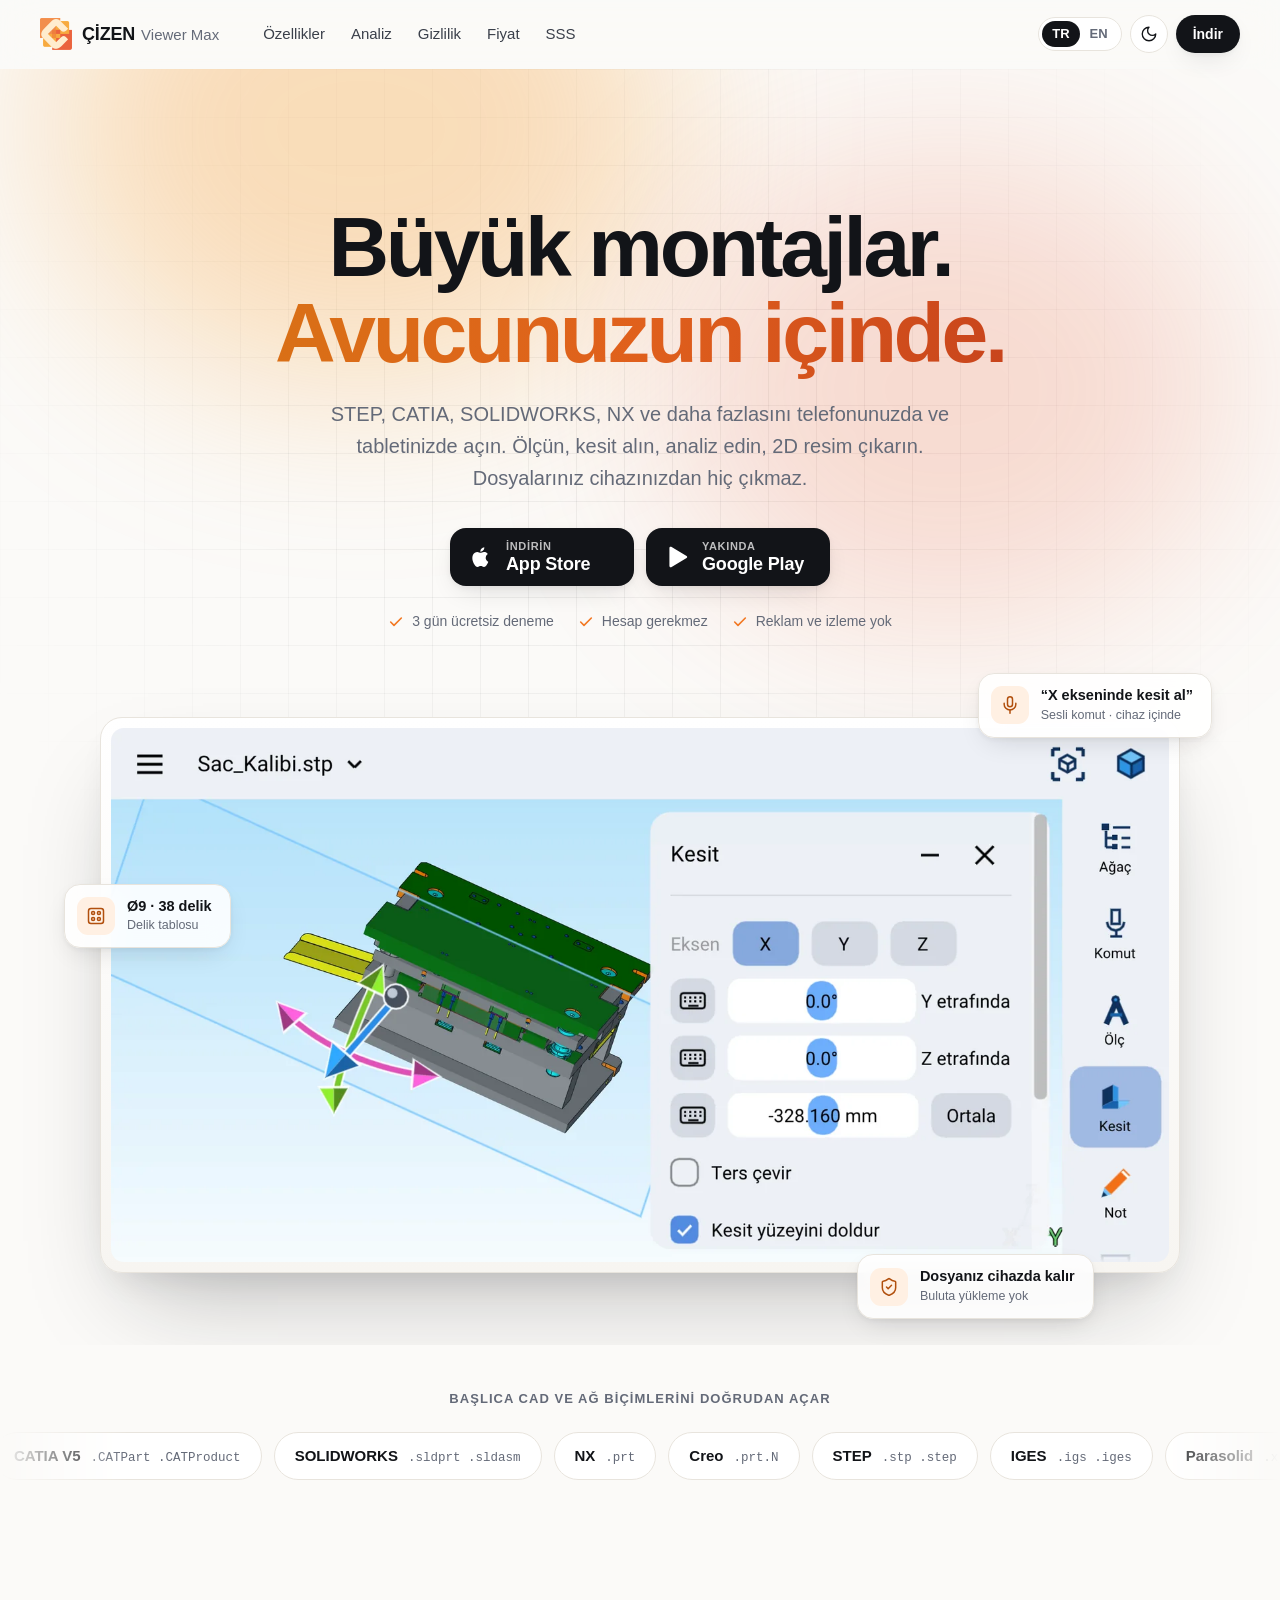
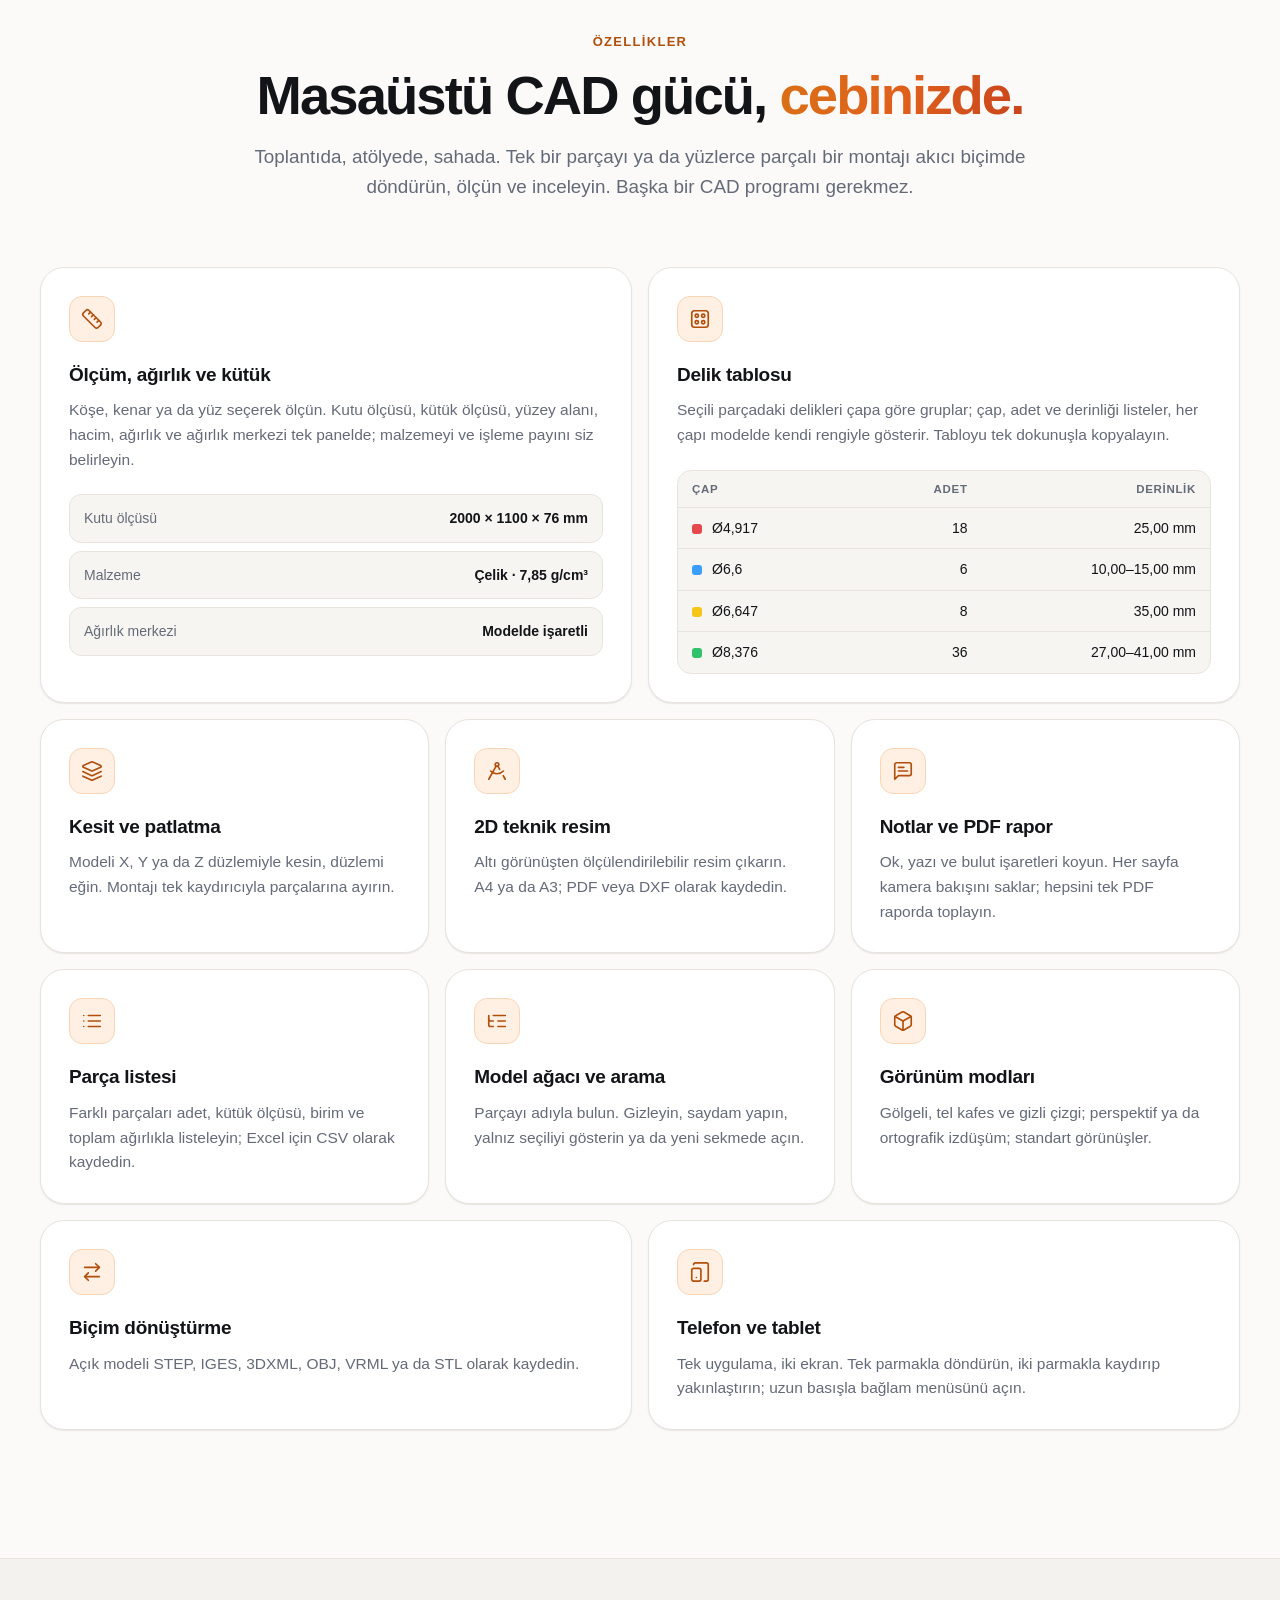
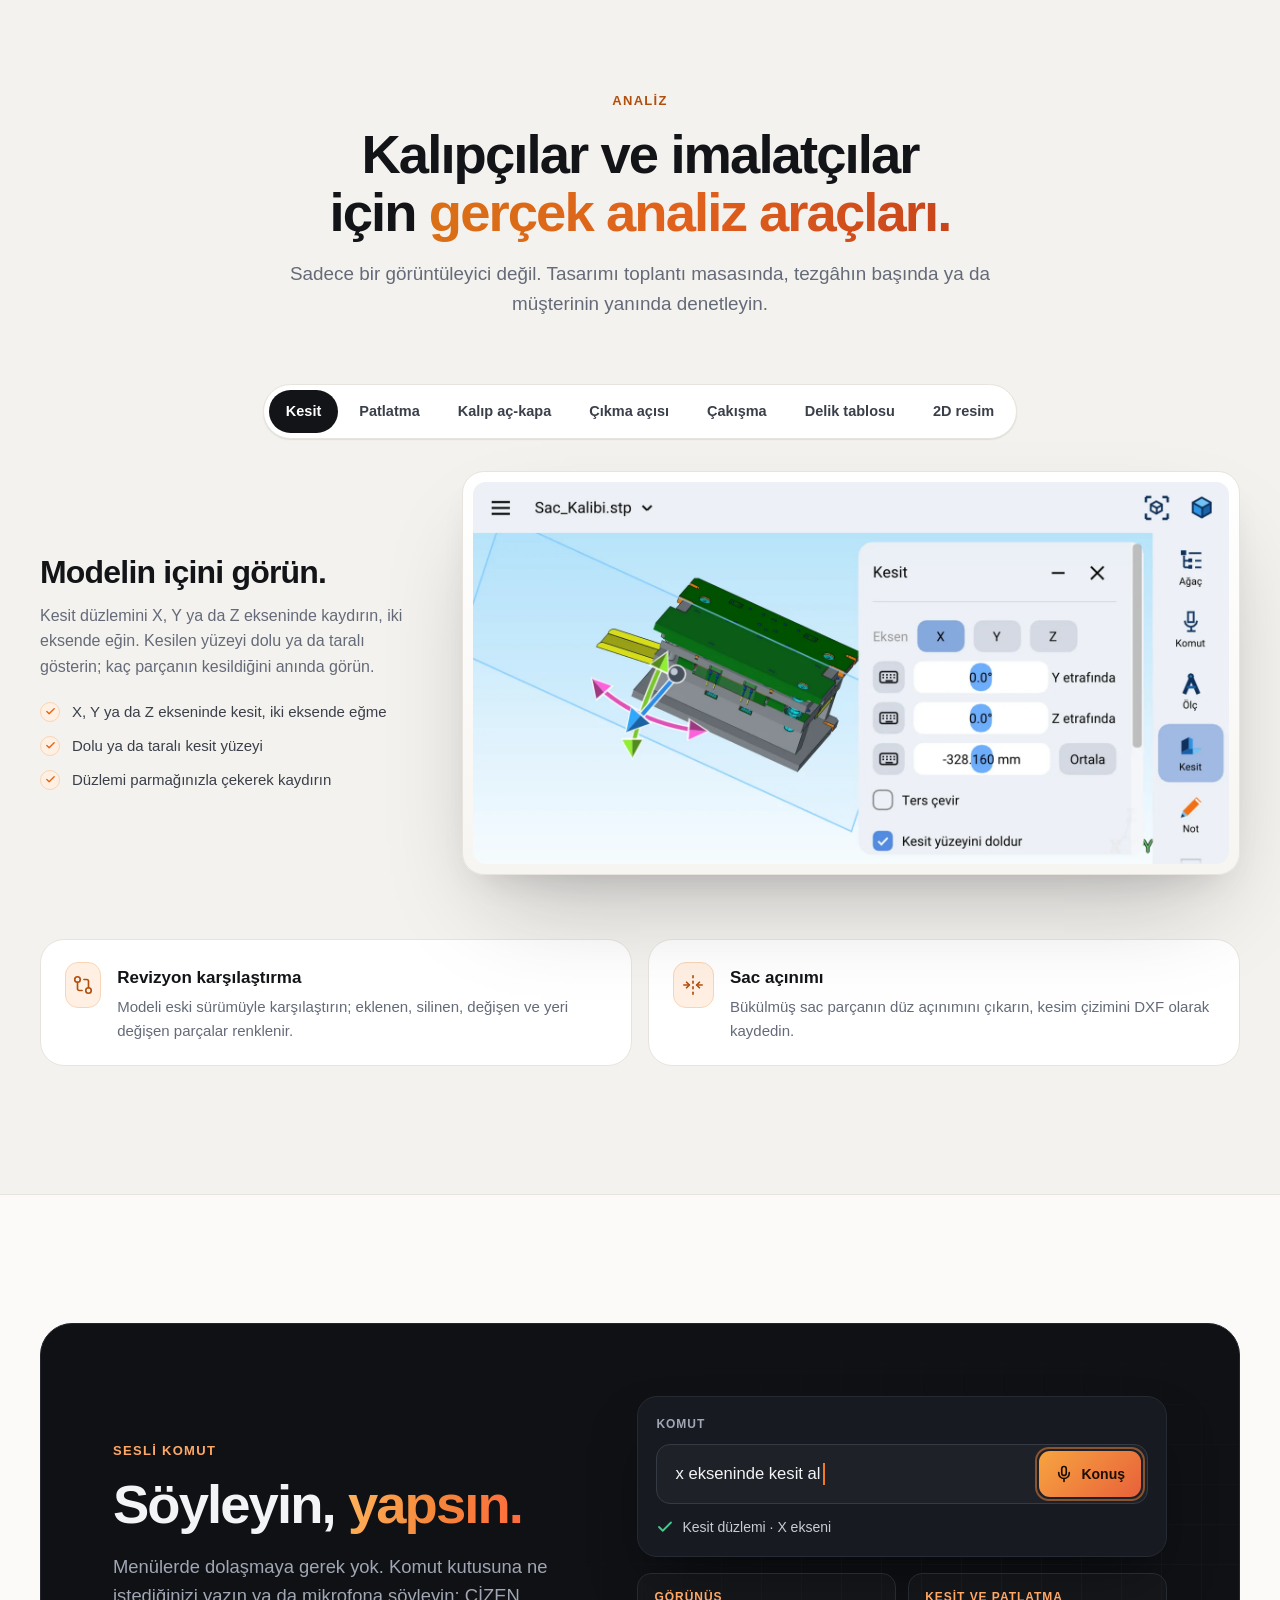
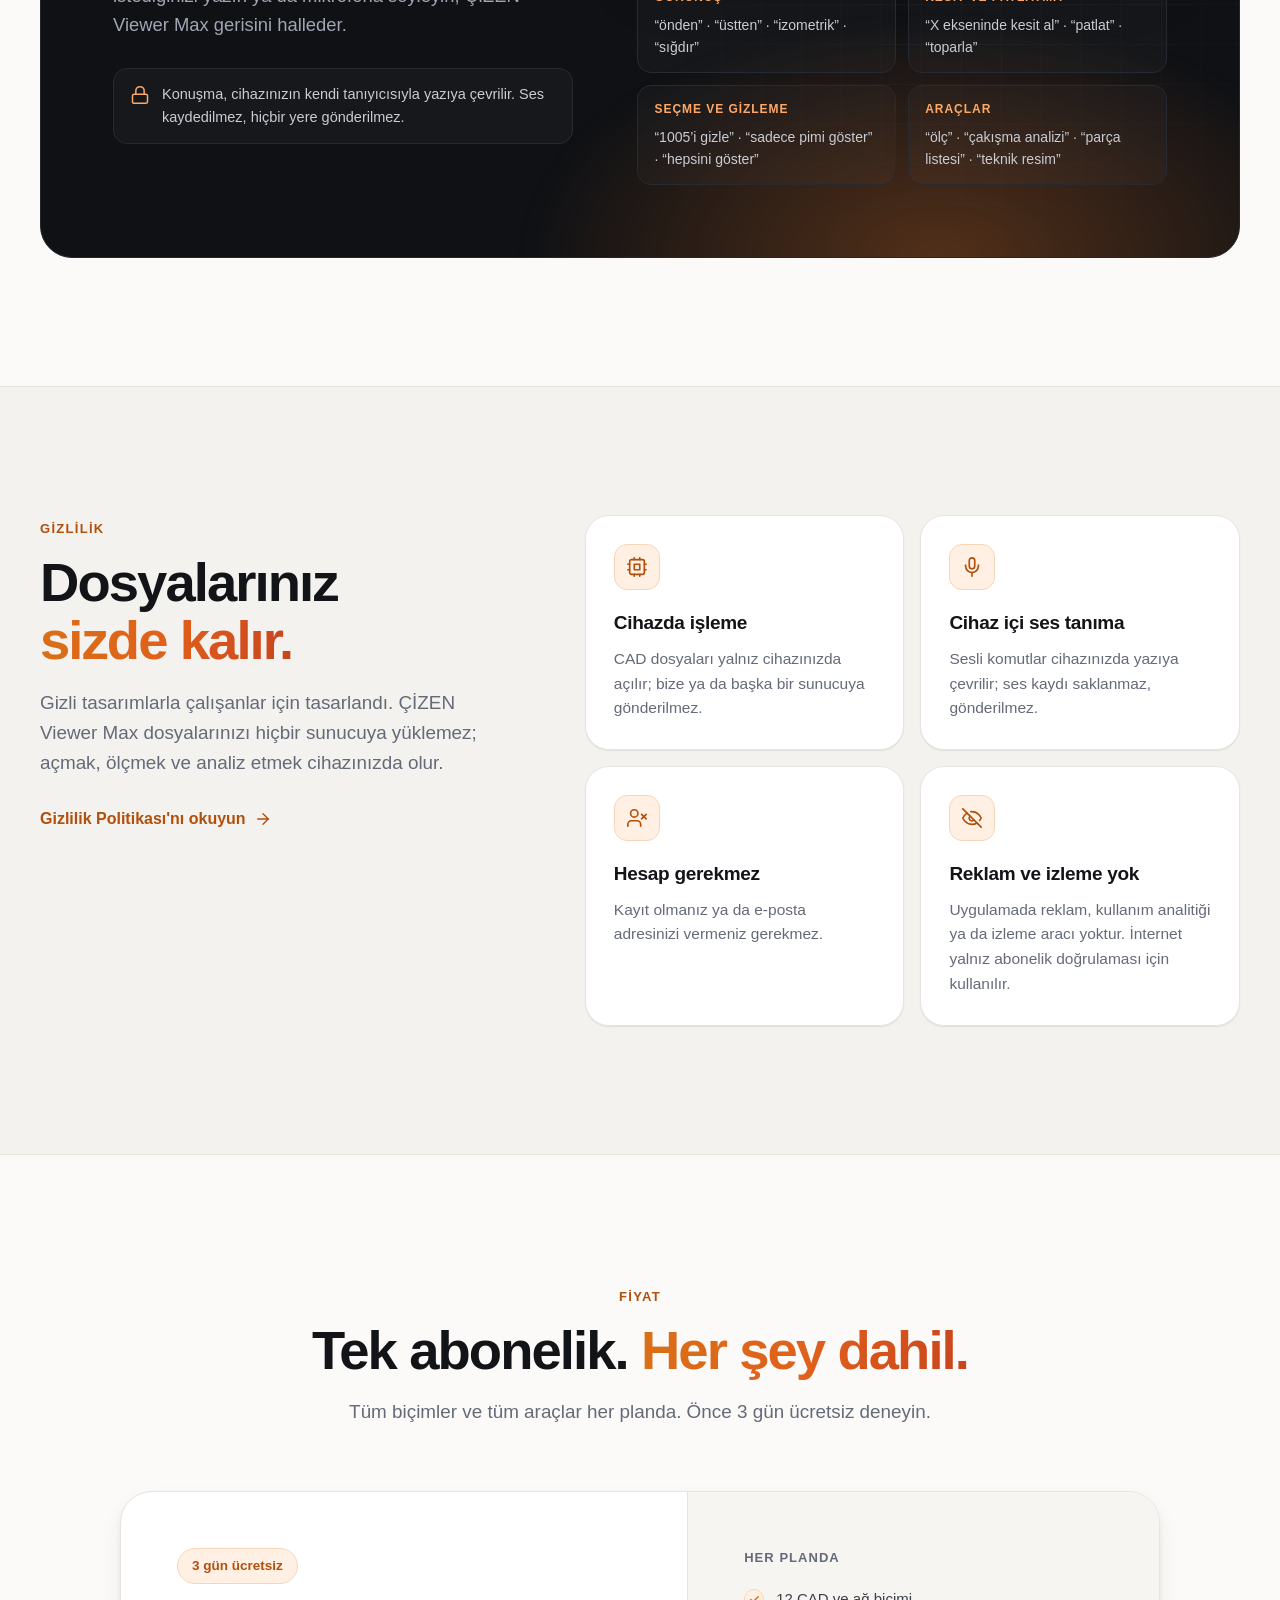
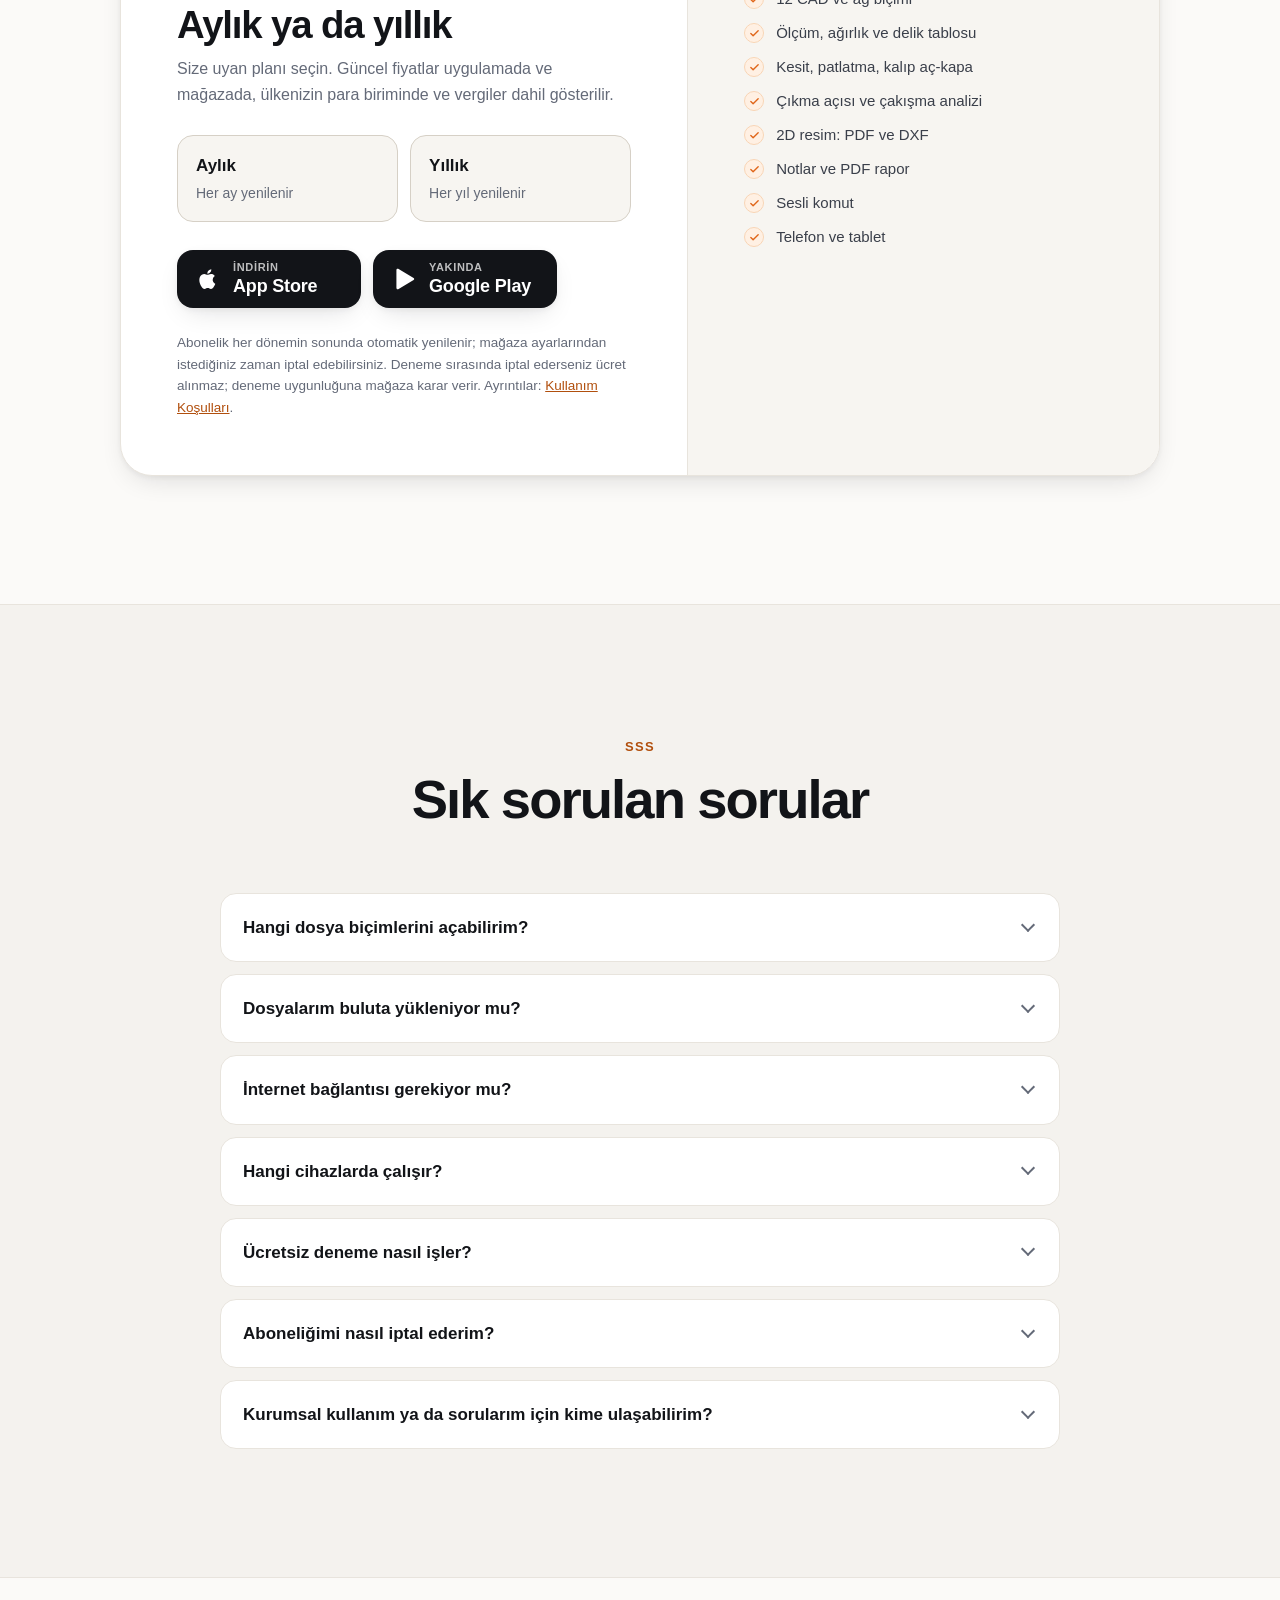
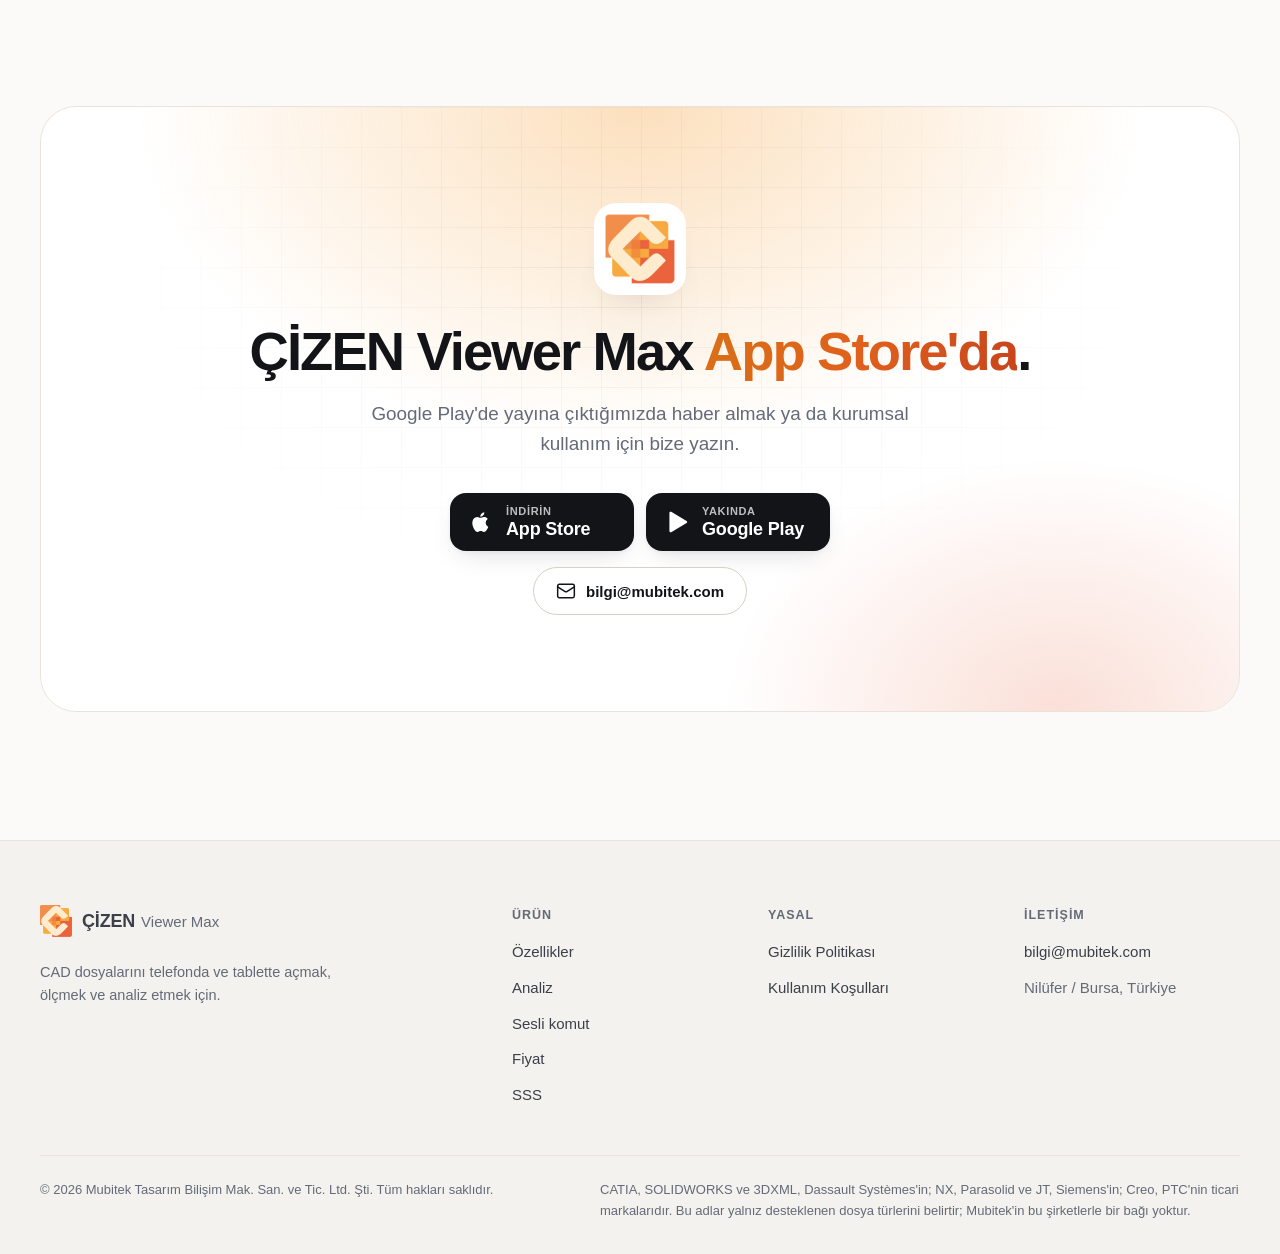
<file: index.html>
<!doctype html>
<html lang="tr">
<head>
<meta charset="utf-8">
<meta name="viewport" content="width=device-width, initial-scale=1, viewport-fit=cover">
<title>ÇİZEN Viewer Max · CAD dosyalarını telefonda ve tablette açın</title>
<meta name="description" content="STEP, CATIA, SOLIDWORKS, NX, Creo ve daha fazlasını iPhone, iPad ve Android&#x27;de açın. Ölçün, kesit alın, analiz edin, 2D resim çıkarın. Dosyalarınız cihazınızdan çıkmaz.">
<link rel="canonical" href="https://evoksoftwareorganization.github.io/cizenviewer-max-web/">
<link rel="alternate" hreflang="tr" href="https://evoksoftwareorganization.github.io/cizenviewer-max-web/">
<link rel="alternate" hreflang="en" href="https://evoksoftwareorganization.github.io/cizenviewer-max-web/en/">
<link rel="alternate" hreflang="x-default" href="https://evoksoftwareorganization.github.io/cizenviewer-max-web/">
<meta property="og:url" content="https://evoksoftwareorganization.github.io/cizenviewer-max-web/">
<meta name="theme-color" content="#fbfaf8" media="(prefers-color-scheme: light)">
<meta name="theme-color" content="#0a0b0e" media="(prefers-color-scheme: dark)">
<meta property="og:type" content="website">
<meta property="og:site_name" content="ÇİZEN Viewer Max">
<meta property="og:title" content="ÇİZEN Viewer Max · CAD dosyalarını telefonda ve tablette açın">
<meta property="og:description" content="STEP, CATIA, SOLIDWORKS, NX, Creo ve daha fazlasını iPhone, iPad ve Android&#x27;de açın. Ölçün, kesit alın, analiz edin, 2D resim çıkarın. Dosyalarınız cihazınızdan çıkmaz.">
<meta property="og:image" content="https://evoksoftwareorganization.github.io/cizenviewer-max-web/assets/img/og-image.jpg">
<meta property="og:image:width" content="1200">
<meta property="og:image:height" content="628">
<meta property="og:locale" content="tr_TR">
<meta name="twitter:card" content="summary_large_image">
<link rel="icon" type="image/png" sizes="32x32" href="assets/img/favicon-32.png">
<link rel="icon" type="image/png" sizes="64x64" href="assets/img/favicon-64.png">
<link rel="apple-touch-icon" href="assets/img/apple-touch-icon.png">
<link rel="stylesheet" href="assets/style.css?v=20261125-1">
<script>(function(){var d=document.documentElement,t;d.classList.add('js');try{t=localStorage.getItem('cizen-theme')}catch(e){}if(t!=='light'&&t!=='dark'){t=window.matchMedia&&matchMedia('(prefers-color-scheme: dark)').matches?'dark':'light'}d.setAttribute('data-theme',t)})();</script>
<script src="assets/site.js?v=20261125-1" defer></script>
<script type="application/ld+json">{"@context": "https://schema.org", "@type": "SoftwareApplication", "name": "ÇİZEN Viewer Max", "operatingSystem": "iOS, iPadOS, Android", "applicationCategory": "DesignApplication", "description": "STEP, CATIA, SOLIDWORKS, NX, Creo ve daha fazlasını iPhone, iPad ve Android'de açın. Ölçün, kesit alın, analiz edin, 2D resim çıkarın. Dosyalarınız cihazınızdan çıkmaz.", "inLanguage": "tr", "url": "https://evoksoftwareorganization.github.io/cizenviewer-max-web/", "image": "https://evoksoftwareorganization.github.io/cizenviewer-max-web/assets/img/og-image.jpg", "publisher": {"@type": "Organization", "name": "Mubitek Tasarım Bilişim Mak. San. ve Tic. Ltd. Şti.", "email": "bilgi@mubitek.com"}}</script>
</head>
<body>
<a class="skip" href="#main">İçeriğe geç</a>
<header class="nav" data-nav>
  <div class="container nav-inner">
    <a class="brand" href="./" aria-label="ÇİZEN Viewer Max – Ana sayfa">
      <img src="assets/img/mark.png" width="32" height="32" alt="">
      <span class="brand-name">ÇİZEN<span>Viewer Max</span></span>
    </a>
    <nav class="nav-links" id="nav-menu" aria-label="Ana menü">
        <a href="#ozellikler">Özellikler</a>
        <a href="#analiz">Analiz</a>
        <a href="#gizlilik">Gizlilik</a>
        <a href="#fiyat">Fiyat</a>
        <a href="#sss">SSS</a>
    </nav>
    <div class="nav-actions">
      <div class="lang" role="group" aria-label="Dil"><span aria-current="true">TR</span><a href="en/" hreflang="en" lang="en">EN</a></div>
      <button class="icon-btn theme-toggle" type="button" aria-label="Koyu tema" aria-pressed="false" data-theme-toggle><svg class="i i-moon" viewBox="0 0 24 24" aria-hidden="true"><path d="M12 3a6 6 0 0 0 9 9 9 9 0 1 1-9-9Z"/></svg><svg class="i i-sun" viewBox="0 0 24 24" aria-hidden="true"><circle cx="12" cy="12" r="4"/><path d="M12 2v2M12 20v2M4.93 4.93l1.41 1.41M17.66 17.66l1.41 1.41M2 12h2M20 12h2M6.34 17.66l-1.41 1.41M19.07 4.93l-1.41 1.41"/></svg></button>
      <a class="btn btn-sm btn-primary nav-cta" href="#indir">İndir</a>
      <button class="icon-btn menu-toggle" type="button" aria-label="Menü" aria-expanded="false" aria-controls="nav-menu" data-menu-toggle><svg class="i i-menu" viewBox="0 0 24 24" aria-hidden="true"><path d="M4 7h16M4 12h16M4 17h16"/></svg><svg class="i i-close" viewBox="0 0 24 24" aria-hidden="true"><path d="M18 6 6 18M6 6l12 12"/></svg></button>
    </div>
  </div>
</header>

<main id="main">
  <section class="hero">
    <div class="hero-bg" aria-hidden="true"><div class="grid-bg"></div><div class="glow g1"></div><div class="glow g2"></div></div>
    <div class="container">
      <div class="hero-copy">
        <h1>Büyük montajlar.<br><span class="grad">Avucunuzun içinde.</span></h1>
        <p class="lead">STEP, CATIA, SOLIDWORKS, NX ve daha fazlasını telefonunuzda ve tabletinizde açın. Ölçün, kesit alın, analiz edin, 2D resim çıkarın. Dosyalarınız cihazınızdan hiç çıkmaz.</p>
        <div class="store-row">
          <a class="store" data-store="ios"><svg viewBox="0 0 24 24" aria-hidden="true"><path d="M16.37 12.62c-.02-2.3 1.88-3.4 1.96-3.46-1.07-1.56-2.73-1.78-3.32-1.8-1.41-.14-2.76.83-3.48.83-.72 0-1.82-.81-3-.79-1.54.02-2.96.9-3.76 2.28-1.6 2.78-.41 6.9 1.15 9.16.76 1.1 1.67 2.34 2.86 2.3 1.15-.05 1.58-.74 2.97-.74 1.38 0 1.77.74 2.98.72 1.23-.02 2.01-1.12 2.76-2.23.87-1.28 1.23-2.52 1.25-2.58-.03-.01-2.4-.92-2.42-3.66zM14.1 5.86c.63-.77 1.06-1.83.94-2.89-.91.04-2.01.61-2.66 1.37-.58.67-1.1 1.76-.96 2.8 1.01.08 2.05-.51 2.68-1.28z"/></svg><span class="store-text"><small><span class="s-soon">Yakında</span><span class="s-live">İndirin</span></small><strong>App Store</strong></span></a>
          <a class="store" data-store="android"><svg viewBox="0 0 24 24" aria-hidden="true"><path d="M5 3.6v16.8a1.1 1.1 0 0 0 1.66.95l14.2-8.4a1.1 1.1 0 0 0 0-1.9L6.66 2.65A1.1 1.1 0 0 0 5 3.6Z"/></svg><span class="store-text"><small><span class="s-soon">Yakında</span><span class="s-live">İndirin</span></small><strong>Google Play</strong></span></a>
        </div>
        <ul class="hero-points">
          <li><svg class="i" viewBox="0 0 24 24" aria-hidden="true"><path d="M20 6 9 17l-5-5"/></svg>3 gün ücretsiz deneme</li>
          <li><svg class="i" viewBox="0 0 24 24" aria-hidden="true"><path d="M20 6 9 17l-5-5"/></svg>Hesap gerekmez</li>
          <li><svg class="i" viewBox="0 0 24 24" aria-hidden="true"><path d="M20 6 9 17l-5-5"/></svg>Reklam ve izleme yok</li>
        </ul>
      </div>
      <div class="hero-visual">
        <figure class="shot-frame">
          <img class="shot-light" src="assets/img/screens/kesit.webp" srcset="assets/img/screens/kesit-960.webp 960w, assets/img/screens/kesit.webp 1600w" sizes="(max-width: 1100px) 100vw, 1080px" width="1600" height="808" alt="ÇİZEN Viewer Max&#x27;ta X ekseninde kesit alınmış bir kalıp montajı" fetchpriority="high">
          <img class="shot-dark" src="assets/img/screens/tema-koyu.webp" srcset="assets/img/screens/tema-koyu-960.webp 960w, assets/img/screens/tema-koyu.webp 1600w" sizes="(max-width: 1100px) 100vw, 1080px" width="1600" height="808" alt="ÇİZEN Viewer Max&#x27;ta koyu temada açılmış bir kalıp montajı" fetchpriority="high">
        </figure>
        <div class="float f1" aria-hidden="true"><span class="ic"><svg class="i" viewBox="0 0 24 24" aria-hidden="true"><rect x="3" y="3" width="18" height="18" rx="3"/><circle cx="8.5" cy="8.5" r="1.8"/><circle cx="15.5" cy="8.5" r="1.8"/><circle cx="8.5" cy="15.5" r="1.8"/><circle cx="15.5" cy="15.5" r="1.8"/></svg></span><span><strong>Ø9 · 38 delik</strong><small>Delik tablosu</small></span></div>
        <div class="float f2" aria-hidden="true"><span class="ic"><svg class="i" viewBox="0 0 24 24" aria-hidden="true"><rect x="9" y="2" width="6" height="12" rx="3"/><path d="M19 10v1a7 7 0 0 1-14 0v-1"/><path d="M12 18v4"/></svg></span><span><strong>“X ekseninde kesit al”</strong><small>Sesli komut · cihaz içinde</small></span></div>
        <div class="float f3" aria-hidden="true"><span class="ic"><svg class="i" viewBox="0 0 24 24" aria-hidden="true"><path d="M20 13c0 5-3.5 7.5-7.66 8.95a1 1 0 0 1-.67-.01C7.5 20.5 4 18 4 13V6a1 1 0 0 1 1-1c2 0 4.5-1.2 6.24-2.72a1.17 1.17 0 0 1 1.52 0C14.51 3.81 17 5 19 5a1 1 0 0 1 1 1z"/><path d="m9 12 2 2 4-4"/></svg></span><span><strong>Dosyanız cihazda kalır</strong><small>Buluta yükleme yok</small></span></div>
      </div>
    </div>
  </section>

  <section class="formats" aria-label="Başlıca CAD ve ağ biçimlerini doğrudan açar">
    <p class="formats-label">Başlıca CAD ve ağ biçimlerini doğrudan açar</p>
    <div class="marquee"><ul class="marquee-track"><li class="fmt"><b>CATIA V5</b><code>.CATPart .CATProduct</code></li><li class="fmt"><b>SOLIDWORKS</b><code>.sldprt .sldasm</code></li><li class="fmt"><b>NX</b><code>.prt</code></li><li class="fmt"><b>Creo</b><code>.prt.N</code></li><li class="fmt"><b>STEP</b><code>.stp .step</code></li><li class="fmt"><b>IGES</b><code>.igs .iges</code></li><li class="fmt"><b>Parasolid</b><code>.x_t</code></li><li class="fmt"><b>JT</b><code>.jt</code></li><li class="fmt"><b>3DXML</b><code>.3dxml</code></li><li class="fmt"><b>STL</b><code>.stl</code></li><li class="fmt"><b>OBJ</b><code>.obj</code></li><li class="fmt"><b>VRML</b><code>.wrl</code></li><li class="fmt" aria-hidden="true"><b>CATIA V5</b><code>.CATPart .CATProduct</code></li><li class="fmt" aria-hidden="true"><b>SOLIDWORKS</b><code>.sldprt .sldasm</code></li><li class="fmt" aria-hidden="true"><b>NX</b><code>.prt</code></li><li class="fmt" aria-hidden="true"><b>Creo</b><code>.prt.N</code></li><li class="fmt" aria-hidden="true"><b>STEP</b><code>.stp .step</code></li><li class="fmt" aria-hidden="true"><b>IGES</b><code>.igs .iges</code></li><li class="fmt" aria-hidden="true"><b>Parasolid</b><code>.x_t</code></li><li class="fmt" aria-hidden="true"><b>JT</b><code>.jt</code></li><li class="fmt" aria-hidden="true"><b>3DXML</b><code>.3dxml</code></li><li class="fmt" aria-hidden="true"><b>STL</b><code>.stl</code></li><li class="fmt" aria-hidden="true"><b>OBJ</b><code>.obj</code></li><li class="fmt" aria-hidden="true"><b>VRML</b><code>.wrl</code></li></ul></div>
  </section>

  <section class="section" id="ozellikler">
    <div class="container">
      <div class="section-head reveal">
        <span class="kicker">Özellikler</span>
        <h2>Masaüstü CAD gücü, <span class="grad">cebinizde.</span></h2>
        <p>Toplantıda, atölyede, sahada. Tek bir parçayı ya da yüzlerce parçalı bir montajı akıcı biçimde döndürün, ölçün ve inceleyin. Başka bir CAD programı gerekmez.</p>
      </div>
      <div class="bento">
        <article class="card span-3 span-wide reveal"><span class="ic-tile"><svg class="i" viewBox="0 0 24 24" aria-hidden="true"><path d="M21.3 15.3a2.4 2.4 0 0 1 0 3.4l-2.6 2.6a2.4 2.4 0 0 1-3.4 0L2.7 8.7a2.41 2.41 0 0 1 0-3.4l2.6-2.6a2.41 2.41 0 0 1 3.4 0Z"/><path d="m14.5 12.5 2-2"/><path d="m11.5 9.5 2-2"/><path d="m8.5 6.5 2-2"/><path d="m17.5 15.5 2-2"/></svg></span><h3>Ölçüm, ağırlık ve kütük</h3><p>Köşe, kenar ya da yüz seçerek ölçün. Kutu ölçüsü, kütük ölçüsü, yüzey alanı, hacim, ağırlık ve ağırlık merkezi tek panelde; malzemeyi ve işleme payını siz belirleyin.</p><div class="readout" aria-hidden="true"><div><span>Kutu ölçüsü</span><b>2000 × 1100 × 76 mm</b></div><div><span>Malzeme</span><b>Çelik · 7,85 g/cm³</b></div><div><span>Ağırlık merkezi</span><b>Modelde işaretli</b></div></div></article>
        <article class="card span-3 span-wide reveal" style="--d:80ms"><span class="ic-tile"><svg class="i" viewBox="0 0 24 24" aria-hidden="true"><rect x="3" y="3" width="18" height="18" rx="3"/><circle cx="8.5" cy="8.5" r="1.8"/><circle cx="15.5" cy="8.5" r="1.8"/><circle cx="8.5" cy="15.5" r="1.8"/><circle cx="15.5" cy="15.5" r="1.8"/></svg></span><h3>Delik tablosu</h3><p>Seçili parçadaki delikleri çapa göre gruplar; çap, adet ve derinliği listeler, her çapı modelde kendi rengiyle gösterir. Tabloyu tek dokunuşla kopyalayın.</p><div class="mini" aria-hidden="true"><div class="mini-row"><span>Çap</span><span>Adet</span><span>Derinlik</span></div><div class="mini-row"><span><i class="sw" style="background:#e5484d"></i>Ø4,917</span><span>18</span><span>25,00 mm</span></div><div class="mini-row"><span><i class="sw" style="background:#3b9eff"></i>Ø6,6</span><span>6</span><span>10,00–15,00 mm</span></div><div class="mini-row"><span><i class="sw" style="background:#f5c518"></i>Ø6,647</span><span>8</span><span>35,00 mm</span></div><div class="mini-row"><span><i class="sw" style="background:#30c26b"></i>Ø8,376</span><span>36</span><span>27,00–41,00 mm</span></div></div></article>
        <article class="card span-2 reveal" style="--d:0ms"><span class="ic-tile"><svg class="i" viewBox="0 0 24 24" aria-hidden="true"><path d="m12.83 2.18a2 2 0 0 0-1.66 0L2.6 6.08a1 1 0 0 0 0 1.83l8.58 3.91a2 2 0 0 0 1.66 0l8.58-3.9a1 1 0 0 0 0-1.83Z"/><path d="m22 17.65-9.17 4.16a2 2 0 0 1-1.66 0L2 17.65"/><path d="m22 12.65-9.17 4.16a2 2 0 0 1-1.66 0L2 12.65"/></svg></span><h3>Kesit ve patlatma</h3><p>Modeli X, Y ya da Z düzlemiyle kesin, düzlemi eğin. Montajı tek kaydırıcıyla parçalarına ayırın.</p></article>
        <article class="card span-2 reveal" style="--d:70ms"><span class="ic-tile"><svg class="i" viewBox="0 0 24 24" aria-hidden="true"><circle cx="12" cy="5" r="2"/><path d="m3 21 8.02-14.26"/><path d="m12.99 6.74 1.93 3.44"/><path d="M19 12c-3.87 4-10.13 4-14 0"/><path d="m21 21-2.16-3.84"/></svg></span><h3>2D teknik resim</h3><p>Altı görünüşten ölçülendirilebilir resim çıkarın. A4 ya da A3; PDF veya DXF olarak kaydedin.</p></article>
        <article class="card span-2 span-wide reveal" style="--d:140ms"><span class="ic-tile"><svg class="i" viewBox="0 0 24 24" aria-hidden="true"><path d="M21 15a2 2 0 0 1-2 2H7l-4 4V5a2 2 0 0 1 2-2h14a2 2 0 0 1 2 2z"/><path d="M13 8H7"/><path d="M17 12H7"/></svg></span><h3>Notlar ve PDF rapor</h3><p>Ok, yazı ve bulut işaretleri koyun. Her sayfa kamera bakışını saklar; hepsini tek PDF raporda toplayın.</p></article>
        <article class="card span-2 reveal" style="--d:0ms"><span class="ic-tile"><svg class="i" viewBox="0 0 24 24" aria-hidden="true"><path d="M8 6h13"/><path d="M8 12h13"/><path d="M8 18h13"/><path d="M3 6h.01"/><path d="M3 12h.01"/><path d="M3 18h.01"/></svg></span><h3>Parça listesi</h3><p>Farklı parçaları adet, kütük ölçüsü, birim ve toplam ağırlıkla listeleyin; Excel için CSV olarak kaydedin.</p></article>
        <article class="card span-2 reveal" style="--d:70ms"><span class="ic-tile"><svg class="i" viewBox="0 0 24 24" aria-hidden="true"><path d="M21 12h-8"/><path d="M21 6H8"/><path d="M21 18h-8"/><path d="M3 6v4c0 1.1.9 2 2 2h3"/><path d="M3 10v6c0 1.1.9 2 2 2h3"/></svg></span><h3>Model ağacı ve arama</h3><p>Parçayı adıyla bulun. Gizleyin, saydam yapın, yalnız seçiliyi gösterin ya da yeni sekmede açın.</p></article>
        <article class="card span-2 span-wide reveal" style="--d:140ms"><span class="ic-tile"><svg class="i" viewBox="0 0 24 24" aria-hidden="true"><path d="M21 8a2 2 0 0 0-1-1.73l-7-4a2 2 0 0 0-2 0l-7 4A2 2 0 0 0 3 8v8a2 2 0 0 0 1 1.73l7 4a2 2 0 0 0 2 0l7-4A2 2 0 0 0 21 16Z"/><path d="m3.3 7 8.7 5 8.7-5"/><path d="M12 22V12"/></svg></span><h3>Görünüm modları</h3><p>Gölgeli, tel kafes ve gizli çizgi; perspektif ya da ortografik izdüşüm; standart görünüşler.</p></article>
        <article class="card span-3 reveal" style="--d:0ms"><span class="ic-tile"><svg class="i" viewBox="0 0 24 24" aria-hidden="true"><path d="m16 3 4 4-4 4"/><path d="M20 7H4"/><path d="m8 21-4-4 4-4"/><path d="M4 17h16"/></svg></span><h3>Biçim dönüştürme</h3><p>Açık modeli STEP, IGES, 3DXML, OBJ, VRML ya da STL olarak kaydedin.</p></article>
        <article class="card span-3 reveal" style="--d:70ms"><span class="ic-tile"><svg class="i" viewBox="0 0 24 24" aria-hidden="true"><rect width="10" height="14" x="3" y="8" rx="2"/><path d="M5 4a2 2 0 0 1 2-2h12a2 2 0 0 1 2 2v16a2 2 0 0 1-2 2h-2.4"/><path d="M8 18h.01"/></svg></span><h3>Telefon ve tablet</h3><p>Tek uygulama, iki ekran. Tek parmakla döndürün, iki parmakla kaydırıp yakınlaştırın; uzun basışla bağlam menüsünü açın.</p></article>
      </div>
    </div>
  </section>

  <section class="section section-alt" id="analiz">
    <div class="container">
      <div class="section-head reveal">
        <span class="kicker">Analiz</span>
        <h2>Kalıpçılar ve imalatçılar için <span class="grad">gerçek analiz araçları.</span></h2>
        <p>Sadece bir görüntüleyici değil. Tasarımı toplantı masasında, tezgâhın başında ya da müşterinin yanında denetleyin.</p>
      </div>
      <div class="showcase reveal" data-tabs>
        <div class="tablist" role="tablist" aria-label="Analiz araçları">
          <button type="button" role="tab" id="tab-kesit" aria-controls="panel-kesit" aria-selected="true">Kesit</button>
          <button type="button" role="tab" id="tab-patlat" aria-controls="panel-patlat" aria-selected="false" tabindex="-1">Patlatma</button>
          <button type="button" role="tab" id="tab-kalip-ac-kapa" aria-controls="panel-kalip-ac-kapa" aria-selected="false" tabindex="-1">Kalıp aç-kapa</button>
          <button type="button" role="tab" id="tab-cikma-acisi" aria-controls="panel-cikma-acisi" aria-selected="false" tabindex="-1">Çıkma açısı</button>
          <button type="button" role="tab" id="tab-cakisma" aria-controls="panel-cakisma" aria-selected="false" tabindex="-1">Çakışma</button>
          <button type="button" role="tab" id="tab-delikler" aria-controls="panel-delikler" aria-selected="false" tabindex="-1">Delik tablosu</button>
          <button type="button" role="tab" id="tab-resim-2d" aria-controls="panel-resim-2d" aria-selected="false" tabindex="-1">2D resim</button>
        </div>
        <div class="tabpanel" role="tabpanel" id="panel-kesit" aria-labelledby="tab-kesit" tabindex="0">
          <div class="tp-copy"><h3>Modelin içini görün.</h3><p>Kesit düzlemini X, Y ya da Z ekseninde kaydırın, iki eksende eğin. Kesilen yüzeyi dolu ya da taralı gösterin; kaç parçanın kesildiğini anında görün.</p><ul class="checks"><li>X, Y ya da Z ekseninde kesit, iki eksende eğme</li><li>Dolu ya da taralı kesit yüzeyi</li><li>Düzlemi parmağınızla çekerek kaydırın</li></ul></div>
          <figure class="shot-frame"><img src="assets/img/screens/kesit.webp" srcset="assets/img/screens/kesit-960.webp 960w, assets/img/screens/kesit.webp 1600w" sizes="(max-width: 1100px) 100vw, 1080px" width="1600" height="808" alt="X ekseninde kesilmiş kalıp montajı ve kesit paneli" loading="lazy" decoding="async"></figure>
        </div>
        <div class="tabpanel" role="tabpanel" id="panel-patlat" aria-labelledby="tab-patlat" tabindex="0">
          <div class="tp-copy"><h3>Montajı parçalarına ayırın.</h3><p>Tek kaydırıcıyla montajı merkezden dışa doğru açın. Patlatılmış görünümde parçaları seçin, inceleyin, ekran görüntüsü alın.</p><ul class="checks"><li>Açılma oranını kaydırıcıyla ayarlayın</li><li>Patlatılmış görünümde parça seçin</li><li>Sıfırla ile parçaları yerine koyun</li></ul></div>
          <figure class="shot-frame"><img src="assets/img/screens/patlat.webp" srcset="assets/img/screens/patlat-960.webp 960w, assets/img/screens/patlat.webp 1600w" sizes="(max-width: 1100px) 100vw, 1080px" width="1600" height="808" alt="Patlatılmış kalıp montajı" loading="lazy" decoding="async"></figure>
        </div>
        <div class="tabpanel" role="tabpanel" id="panel-kalip-ac-kapa" aria-labelledby="tab-kalip-ac-kapa" tabindex="0">
          <div class="tp-copy"><h3>Kalıbın hareketini canlandırın.</h3><p>Hareket edecek parçaları gruplayın, her gruba yön ve strok verin. Oynat ile kalıbı kapalı konumdan açın ve geri kapatın.</p><ul class="checks"><li>Birden çok hareketli grup</li><li>Her grup için yön ve strok</li><li>Birlikte ya da sırayla hareket</li></ul></div>
          <figure class="shot-frame"><img src="assets/img/screens/kalip-ac-kapa.webp" srcset="assets/img/screens/kalip-ac-kapa-960.webp 960w, assets/img/screens/kalip-ac-kapa.webp 1600w" sizes="(max-width: 1100px) 100vw, 1080px" width="1600" height="808" alt="Kalıp aç-kapa ile yukarı çekilmiş üst kalıp grubu" loading="lazy" decoding="async"></figure>
        </div>
        <div class="tabpanel" role="tabpanel" id="panel-cikma-acisi" aria-labelledby="tab-cikma-acisi" tabindex="0">
          <div class="tp-copy"><h3>Parça kalıptan çıkar mı?</h3><p>Çekme yönünü ve en küçük açıyı seçin. Yeşil yeterli, mavi ters yönde yeterli, kırmızı yetersiz ya da dik duvar demektir.</p><ul class="checks"><li>X, Y ya da Z çekme yönü</li><li>En küçük açıyı siz belirleyin</li><li>Renklerle anlaşılır sonuç</li></ul></div>
          <figure class="shot-frame"><img src="assets/img/screens/cikma-acisi.webp" srcset="assets/img/screens/cikma-acisi-960.webp 960w, assets/img/screens/cikma-acisi.webp 1600w" sizes="(max-width: 1100px) 100vw, 1080px" width="1600" height="808" alt="Z yönünde çıkma açısı analizi" loading="lazy" decoding="async"></figure>
        </div>
        <div class="tabpanel" role="tabpanel" id="panel-cakisma" aria-labelledby="tab-cakisma" tabindex="0">
          <div class="tp-copy"><h3>Parçalar birbirine giriyor mu?</h3><p>Görünür parçaları ayarlanabilir toleransla denetleyin. Çakışan parça çiftleri derinlikleriyle listelenir, çakışan bölgeler modelde kırmızıyla çizilir.</p><ul class="checks"><li>Ayarlanabilir tolerans (varsayılan 0,05 mm)</li><li>Büyük montajlarda arka planda çalışır</li><li>Satıra dokununca iki parça seçilir</li></ul></div>
          <figure class="shot-frame"><img src="assets/img/screens/cakisma.webp" srcset="assets/img/screens/cakisma-960.webp 960w, assets/img/screens/cakisma.webp 1600w" sizes="(max-width: 1100px) 100vw, 1080px" width="1600" height="808" alt="Çakışma analizi sonuç listesi" loading="lazy" decoding="async"></figure>
        </div>
        <div class="tabpanel" role="tabpanel" id="panel-delikler" aria-labelledby="tab-delikler" tabindex="0">
          <div class="tp-copy"><h3>Delikleri sayın ve gruplayın.</h3><p>Seçili parçadaki delikler çapa göre gruplanır: çap, adet ve derinlik. Her çap modelde kendi rengiyle görünür.</p><ul class="checks"><li>Çapa göre gruplama</li><li>Adet ve derinlik</li><li>Tabloyu panoya kopyalama</li></ul></div>
          <figure class="shot-frame"><img src="assets/img/screens/delikler.webp" srcset="assets/img/screens/delikler-960.webp 960w, assets/img/screens/delikler.webp 1600w" sizes="(max-width: 1100px) 100vw, 1080px" width="1600" height="808" alt="Üst plakanın delik tablosu" loading="lazy" decoding="async"></figure>
        </div>
        <div class="tabpanel" role="tabpanel" id="panel-resim-2d" aria-labelledby="tab-resim-2d" tabindex="0">
          <div class="tp-copy"><h3>Modelden teknik resme.</h3><p>Ön, arka, sol, sağ, üst ya da alt görünüşten resim çıkarın; mesafe, yatay, dikey ve çap ölçüsü ekleyin.</p><ul class="checks"><li>Altı standart görünüş</li><li>Mesafe, yatay, dikey ve çap ölçüsü</li><li>A4 ya da A3 · PDF ve DXF</li></ul></div>
          <figure class="shot-frame"><img src="assets/img/screens/resim-2d.webp" srcset="assets/img/screens/resim-2d-960.webp 960w, assets/img/screens/resim-2d.webp 1600w" sizes="(max-width: 1100px) 100vw, 1080px" width="1600" height="808" alt="A4 kâğıtta dört görünüşlü 2D resim ve 2D resim paneli" loading="lazy" decoding="async"></figure>
        </div>
      </div>
      <div class="extras">
        <div class="extra reveal"><span class="ic-tile"><svg class="i" viewBox="0 0 24 24" aria-hidden="true"><circle cx="18" cy="18" r="3"/><circle cx="6" cy="6" r="3"/><path d="M13 6h3a2 2 0 0 1 2 2v7"/><path d="M11 18H8a2 2 0 0 1-2-2V9"/></svg></span><div><h3>Revizyon karşılaştırma</h3><p>Modeli eski sürümüyle karşılaştırın; eklenen, silinen, değişen ve yeri değişen parçalar renklenir.</p></div></div>
        <div class="extra reveal"><span class="ic-tile"><svg class="i" viewBox="0 0 24 24" aria-hidden="true"><path d="M2 12h6"/><path d="M22 12h-6"/><path d="M12 2v2"/><path d="M12 8v2"/><path d="M12 14v2"/><path d="M12 20v2"/><path d="m19 9-3 3 3 3"/><path d="m5 15 3-3-3-3"/></svg></span><div><h3>Sac açınımı</h3><p>Bükülmüş sac parçanın düz açınımını çıkarın, kesim çizimini DXF olarak kaydedin.</p></div></div>
      </div>
    </div>
  </section>

  <section class="section" id="sesli-komut">
    <div class="container">
      <div class="voice reveal">
        <div class="voice-copy">
          <span class="kicker">Sesli komut</span>
          <h2>Söyleyin, <span class="grad">yapsın.</span></h2>
          <p>Menülerde dolaşmaya gerek yok. Komut kutusuna ne istediğinizi yazın ya da mikrofona söyleyin; ÇİZEN Viewer Max gerisini halleder.</p>
          <p class="note"><svg class="i" viewBox="0 0 24 24" aria-hidden="true"><rect x="3" y="11" width="18" height="11" rx="2"/><path d="M7 11V7a5 5 0 0 1 10 0v4"/></svg><span>Konuşma, cihazınızın kendi tanıyıcısıyla yazıya çevrilir. Ses kaydedilmez, hiçbir yere gönderilmez.</span></p>
        </div>
        <div class="voice-demo">
          <div class="cmd" aria-hidden="true">
            <div class="cmd-label">Komut</div>
            <div class="cmd-input"><span class="cmd-text" data-typer="[[&quot;x ekseninde kesit al&quot;, &quot;Kesit düzlemi · X ekseni&quot;], [&quot;1005’i saydam yap&quot;, &quot;Saydam · 1005&quot;], [&quot;delikleri göster&quot;, &quot;Delik tablosu açıldı&quot;], [&quot;önden bak&quot;, &quot;Görünüş · Ön&quot;], [&quot;kalıbı aç&quot;, &quot;Kalıp aç-kapa&quot;], [&quot;pimi yeni sekmede aç&quot;, &quot;Yeni sekme · pim&quot;]]">x ekseninde kesit al</span><span class="caret"></span><span class="cmd-mic"><svg class="i" viewBox="0 0 24 24" aria-hidden="true"><rect x="9" y="2" width="6" height="12" rx="3"/><path d="M19 10v1a7 7 0 0 1-14 0v-1"/><path d="M12 18v4"/></svg><span>Konuş</span></span></div>
            <div class="cmd-result is-on" data-typer-result><svg class="i" viewBox="0 0 24 24" aria-hidden="true"><path d="M20 6 9 17l-5-5"/></svg><span>Kesit düzlemi · X ekseni</span></div>
          </div>
          <div class="phrase-groups">
            <div><h3>Görünüş</h3><p>“önden” · “üstten” · “izometrik” · “sığdır”</p></div>
            <div><h3>Kesit ve patlatma</h3><p>“X ekseninde kesit al” · “patlat” · “toparla”</p></div>
            <div><h3>Seçme ve gizleme</h3><p>“1005’i gizle” · “sadece pimi göster” · “hepsini göster”</p></div>
            <div><h3>Araçlar</h3><p>“ölç” · “çakışma analizi” · “parça listesi” · “teknik resim”</p></div>
          </div>
        </div>
      </div>
    </div>
  </section>

  <section class="section section-alt" id="gizlilik">
    <div class="container split">
      <div class="section-head reveal">
        <span class="kicker">Gizlilik</span>
        <h2>Dosyalarınız <span class="grad">sizde kalır.</span></h2>
        <p>Gizli tasarımlarla çalışanlar için tasarlandı. ÇİZEN Viewer Max dosyalarınızı hiçbir sunucuya yüklemez; açmak, ölçmek ve analiz etmek cihazınızda olur.</p>
        <a class="text-link" href="gizlilik/">Gizlilik Politikası'nı okuyun<svg class="i" viewBox="0 0 24 24" aria-hidden="true"><path d="M5 12h14"/><path d="m12 5 7 7-7 7"/></svg></a>
      </div>
      <div class="feature-grid">
          <article class="card reveal" style="--d:0ms"><span class="ic-tile"><svg class="i" viewBox="0 0 24 24" aria-hidden="true"><rect x="4" y="4" width="16" height="16" rx="2"/><rect x="9" y="9" width="6" height="6"/><path d="M15 2v2M15 20v2M2 15h2M2 9h2M20 15h2M20 9h2M9 2v2M9 20v2"/></svg></span><h3>Cihazda işleme</h3><p>CAD dosyaları yalnız cihazınızda açılır; bize ya da başka bir sunucuya gönderilmez.</p></article>
          <article class="card reveal" style="--d:80ms"><span class="ic-tile"><svg class="i" viewBox="0 0 24 24" aria-hidden="true"><rect x="9" y="2" width="6" height="12" rx="3"/><path d="M19 10v1a7 7 0 0 1-14 0v-1"/><path d="M12 18v4"/></svg></span><h3>Cihaz içi ses tanıma</h3><p>Sesli komutlar cihazınızda yazıya çevrilir; ses kaydı saklanmaz, gönderilmez.</p></article>
          <article class="card reveal" style="--d:0ms"><span class="ic-tile"><svg class="i" viewBox="0 0 24 24" aria-hidden="true"><path d="M16 21v-2a4 4 0 0 0-4-4H6a4 4 0 0 0-4 4v2"/><circle cx="9" cy="7" r="4"/><path d="m17 8 5 5"/><path d="m22 8-5 5"/></svg></span><h3>Hesap gerekmez</h3><p>Kayıt olmanız ya da e-posta adresinizi vermeniz gerekmez.</p></article>
          <article class="card reveal" style="--d:80ms"><span class="ic-tile"><svg class="i" viewBox="0 0 24 24" aria-hidden="true"><path d="M10.73 5.08A10.43 10.43 0 0 1 12 5c7 0 10 7 10 7a13.16 13.16 0 0 1-1.67 2.68"/><path d="M6.61 6.61A13.53 13.53 0 0 0 2 12s3 7 10 7a9.74 9.74 0 0 0 5.39-1.61"/><path d="M14.12 14.12a3 3 0 1 1-4.24-4.24"/><path d="m2 2 20 20"/></svg></span><h3>Reklam ve izleme yok</h3><p>Uygulamada reklam, kullanım analitiği ya da izleme aracı yoktur. İnternet yalnız abonelik doğrulaması için kullanılır.</p></article>
      </div>
    </div>
  </section>

  <section class="section" id="fiyat">
    <div class="container">
      <div class="section-head reveal">
        <span class="kicker">Fiyat</span>
        <h2>Tek abonelik. <span class="grad">Her şey dahil.</span></h2>
        <p>Tüm biçimler ve tüm araçlar her planda. Önce 3 gün ücretsiz deneyin.</p>
      </div>
      <div class="pricing reveal">
        <div class="pricing-main">
          <span class="badge">3 gün ücretsiz</span>
          <h3>Aylık ya da yıllık</h3>
          <p>Size uyan planı seçin. Güncel fiyatlar uygulamada ve mağazada, ülkenizin para biriminde ve vergiler dahil gösterilir.</p>
          <div class="plans"><div class="plan"><b>Aylık</b><span>Her ay yenilenir</span></div><div class="plan"><b>Yıllık</b><span>Her yıl yenilenir</span></div></div>
          <div class="store-row">
          <a class="store" data-store="ios"><svg viewBox="0 0 24 24" aria-hidden="true"><path d="M16.37 12.62c-.02-2.3 1.88-3.4 1.96-3.46-1.07-1.56-2.73-1.78-3.32-1.8-1.41-.14-2.76.83-3.48.83-.72 0-1.82-.81-3-.79-1.54.02-2.96.9-3.76 2.28-1.6 2.78-.41 6.9 1.15 9.16.76 1.1 1.67 2.34 2.86 2.3 1.15-.05 1.58-.74 2.97-.74 1.38 0 1.77.74 2.98.72 1.23-.02 2.01-1.12 2.76-2.23.87-1.28 1.23-2.52 1.25-2.58-.03-.01-2.4-.92-2.42-3.66zM14.1 5.86c.63-.77 1.06-1.83.94-2.89-.91.04-2.01.61-2.66 1.37-.58.67-1.1 1.76-.96 2.8 1.01.08 2.05-.51 2.68-1.28z"/></svg><span class="store-text"><small><span class="s-soon">Yakında</span><span class="s-live">İndirin</span></small><strong>App Store</strong></span></a>
          <a class="store" data-store="android"><svg viewBox="0 0 24 24" aria-hidden="true"><path d="M5 3.6v16.8a1.1 1.1 0 0 0 1.66.95l14.2-8.4a1.1 1.1 0 0 0 0-1.9L6.66 2.65A1.1 1.1 0 0 0 5 3.6Z"/></svg><span class="store-text"><small><span class="s-soon">Yakında</span><span class="s-live">İndirin</span></small><strong>Google Play</strong></span></a>
        </div>
          <p class="fine">Abonelik her dönemin sonunda otomatik yenilenir; mağaza ayarlarından istediğiniz zaman iptal edebilirsiniz. Deneme sırasında iptal ederseniz ücret alınmaz; deneme uygunluğuna mağaza karar verir. Ayrıntılar: <a href="kosullar/">Kullanım Koşulları</a>.</p>
        </div>
        <div class="pricing-side">
          <h4>Her planda</h4>
          <ul class="checks"><li>12 CAD ve ağ biçimi</li><li>Ölçüm, ağırlık ve delik tablosu</li><li>Kesit, patlatma, kalıp aç-kapa</li><li>Çıkma açısı ve çakışma analizi</li><li>2D resim: PDF ve DXF</li><li>Notlar ve PDF rapor</li><li>Sesli komut</li><li>Telefon ve tablet</li></ul>
        </div>
      </div>
    </div>
  </section>

  <section class="section section-alt" id="sss">
    <div class="container">
      <div class="section-head reveal">
        <span class="kicker">SSS</span>
        <h2>Sık sorulan sorular</h2>
      </div>
      <div class="faq">
        <details class="reveal"><summary>Hangi dosya biçimlerini açabilirim?</summary><div class="answer"><p>STEP (.stp, .step), IGES (.igs, .iges), Parasolid (.x_t), JT (.jt), 3DXML (.3dxml), SOLIDWORKS (.sldprt, .sldasm), NX (.prt), Creo (.prt.N) ve CATIA V5 (.CATPart, .CATProduct) ile STL, OBJ ve VRML ağ biçimleri. CATIA montajında CATProduct dosyasını parçalarıyla (.CATPart) birlikte seçin.</p></div></details>
        <details class="reveal"><summary>Dosyalarım buluta yükleniyor mu?</summary><div class="answer"><p>Hayır. Dosyalarınız yalnız cihazınızda açılır ve işlenir; bize ya da başka bir sunucuya gönderilmez. Kaydettiğiniz PDF, DXF, CSV ve resim dosyaları da cihazınızda kalır.</p></div></details>
        <details class="reveal"><summary>İnternet bağlantısı gerekiyor mu?</summary><div class="answer"><p>İnternet yalnız aboneliğinizi doğrulamak için kullanılır. Dosyalarınız açılırken ya da incelenirken hiçbir yere gönderilmez.</p></div></details>
        <details class="reveal"><summary>Hangi cihazlarda çalışır?</summary><div class="answer"><p>iPhone ve iPad'de iOS ve iPadOS 17 ve üstünde; Android telefon ve tabletlerde Android 11 ve üstünde çalışır. Android'de 64 bit ve OpenGL ES 3.2 destekli bir cihaz gerekir. Tek uygulama hem telefona hem tablete uyar.</p><p>Sesli komut, cihazın kendi cihaz içi konuşma tanıyıcısını kullanır: Android'de Android 12 ve üstü gerekir; iPhone, iPad ve Android'de cihazın cihaz içi tanımayı desteklemesi gerekir. Desteklemeyen cihazlarda komutu yazarak verebilirsiniz.</p></div></details>
        <details class="reveal"><summary>Ücretsiz deneme nasıl işler?</summary><div class="answer"><p>Uygun kullanıcılara bir kereye mahsus 3 günlük ücretsiz deneme sunulur; uygunluğa mağaza karar verir. Deneme süresinde iptal ederseniz ücret alınmaz, iptal etmezseniz seçtiğiniz plan başlar.</p></div></details>
        <details class="reveal"><summary>Aboneliğimi nasıl iptal ederim?</summary><div class="answer"><p>iPhone ve iPad'de Ayarlar → [adınız] → Abonelikler; Android'de Google Play → Profil → Ödemeler ve abonelikler → Abonelikler. İptal, mevcut dönemin sonunda geçerli olur.</p></div></details>
        <details class="reveal"><summary>Kurumsal kullanım ya da sorularım için kime ulaşabilirim?</summary><div class="answer"><p><a href="mailto:bilgi@mubitek.com">bilgi@mubitek.com</a> adresine yazın; en kısa sürede dönüş yapalım.</p></div></details>
      </div>
    </div>
  </section>

  <section class="section" id="indir">
    <div class="container">
      <div class="cta reveal">
        <img class="app-icon" src="assets/img/app-icon.png" width="92" height="92" alt="">
        <h2>ÇİZEN Viewer Max <span class="grad">App Store'da</span>.</h2>
        <p>Google Play'de yayına çıktığımızda haber almak ya da kurumsal kullanım için bize yazın.</p>
        <div class="store-row">
          <a class="store" data-store="ios"><svg viewBox="0 0 24 24" aria-hidden="true"><path d="M16.37 12.62c-.02-2.3 1.88-3.4 1.96-3.46-1.07-1.56-2.73-1.78-3.32-1.8-1.41-.14-2.76.83-3.48.83-.72 0-1.82-.81-3-.79-1.54.02-2.96.9-3.76 2.28-1.6 2.78-.41 6.9 1.15 9.16.76 1.1 1.67 2.34 2.86 2.3 1.15-.05 1.58-.74 2.97-.74 1.38 0 1.77.74 2.98.72 1.23-.02 2.01-1.12 2.76-2.23.87-1.28 1.23-2.52 1.25-2.58-.03-.01-2.4-.92-2.42-3.66zM14.1 5.86c.63-.77 1.06-1.83.94-2.89-.91.04-2.01.61-2.66 1.37-.58.67-1.1 1.76-.96 2.8 1.01.08 2.05-.51 2.68-1.28z"/></svg><span class="store-text"><small><span class="s-soon">Yakında</span><span class="s-live">İndirin</span></small><strong>App Store</strong></span></a>
          <a class="store" data-store="android"><svg viewBox="0 0 24 24" aria-hidden="true"><path d="M5 3.6v16.8a1.1 1.1 0 0 0 1.66.95l14.2-8.4a1.1 1.1 0 0 0 0-1.9L6.66 2.65A1.1 1.1 0 0 0 5 3.6Z"/></svg><span class="store-text"><small><span class="s-soon">Yakında</span><span class="s-live">İndirin</span></small><strong>Google Play</strong></span></a>
        </div>
        <p style="margin-top:16px"><a class="btn btn-ghost" href="mailto:bilgi@mubitek.com"><svg class="i" viewBox="0 0 24 24" aria-hidden="true"><rect x="2" y="4" width="20" height="16" rx="2"/><path d="m22 7-8.97 5.7a1.94 1.94 0 0 1-2.06 0L2 7"/></svg>bilgi@mubitek.com</a></p>
      </div>
    </div>
  </section>
</main>
<footer class="footer">
  <div class="container">
    <div class="footer-grid">
      <div class="footer-about">
        <a class="brand" href="./" aria-label="ÇİZEN Viewer Max – Ana sayfa">
          <img src="assets/img/mark.png" width="32" height="32" alt="">
          <span class="brand-name">ÇİZEN<span>Viewer Max</span></span>
        </a>
        <p>CAD dosyalarını telefonda ve tablette açmak, ölçmek ve analiz etmek için.</p>
      </div>
      <div>
        <h2>Ürün</h2>
        <ul>
          <li><a href="#ozellikler">Özellikler</a></li>
          <li><a href="#analiz">Analiz</a></li>
          <li><a href="#sesli-komut">Sesli komut</a></li>
          <li><a href="#fiyat">Fiyat</a></li>
          <li><a href="#sss">SSS</a></li>
        </ul>
      </div>
      <div>
        <h2>Yasal</h2>
        <ul>
          <li><a href="gizlilik/">Gizlilik Politikası</a></li>
          <li><a href="kosullar/">Kullanım Koşulları</a></li>
        </ul>
      </div>
      <div>
        <h2>İletişim</h2>
        <ul>
          <li><a href="mailto:bilgi@mubitek.com">bilgi@mubitek.com</a></li>
          <li><span class="muted">Nilüfer / Bursa, Türkiye</span></li>
        </ul>
      </div>
    </div>
    <div class="footer-bottom">
      <p>© 2026 Mubitek Tasarım Bilişim Mak. San. ve Tic. Ltd. Şti. Tüm hakları saklıdır.</p>
      <p>CATIA, SOLIDWORKS ve 3DXML, Dassault Systèmes'in; NX, Parasolid ve JT, Siemens'in; Creo, PTC'nin ticari markalarıdır. Bu adlar yalnız desteklenen dosya türlerini belirtir; Mubitek'in bu şirketlerle bir bağı yoktur.</p>
    </div>
  </div>
</footer>
</body>
</html>
</file>
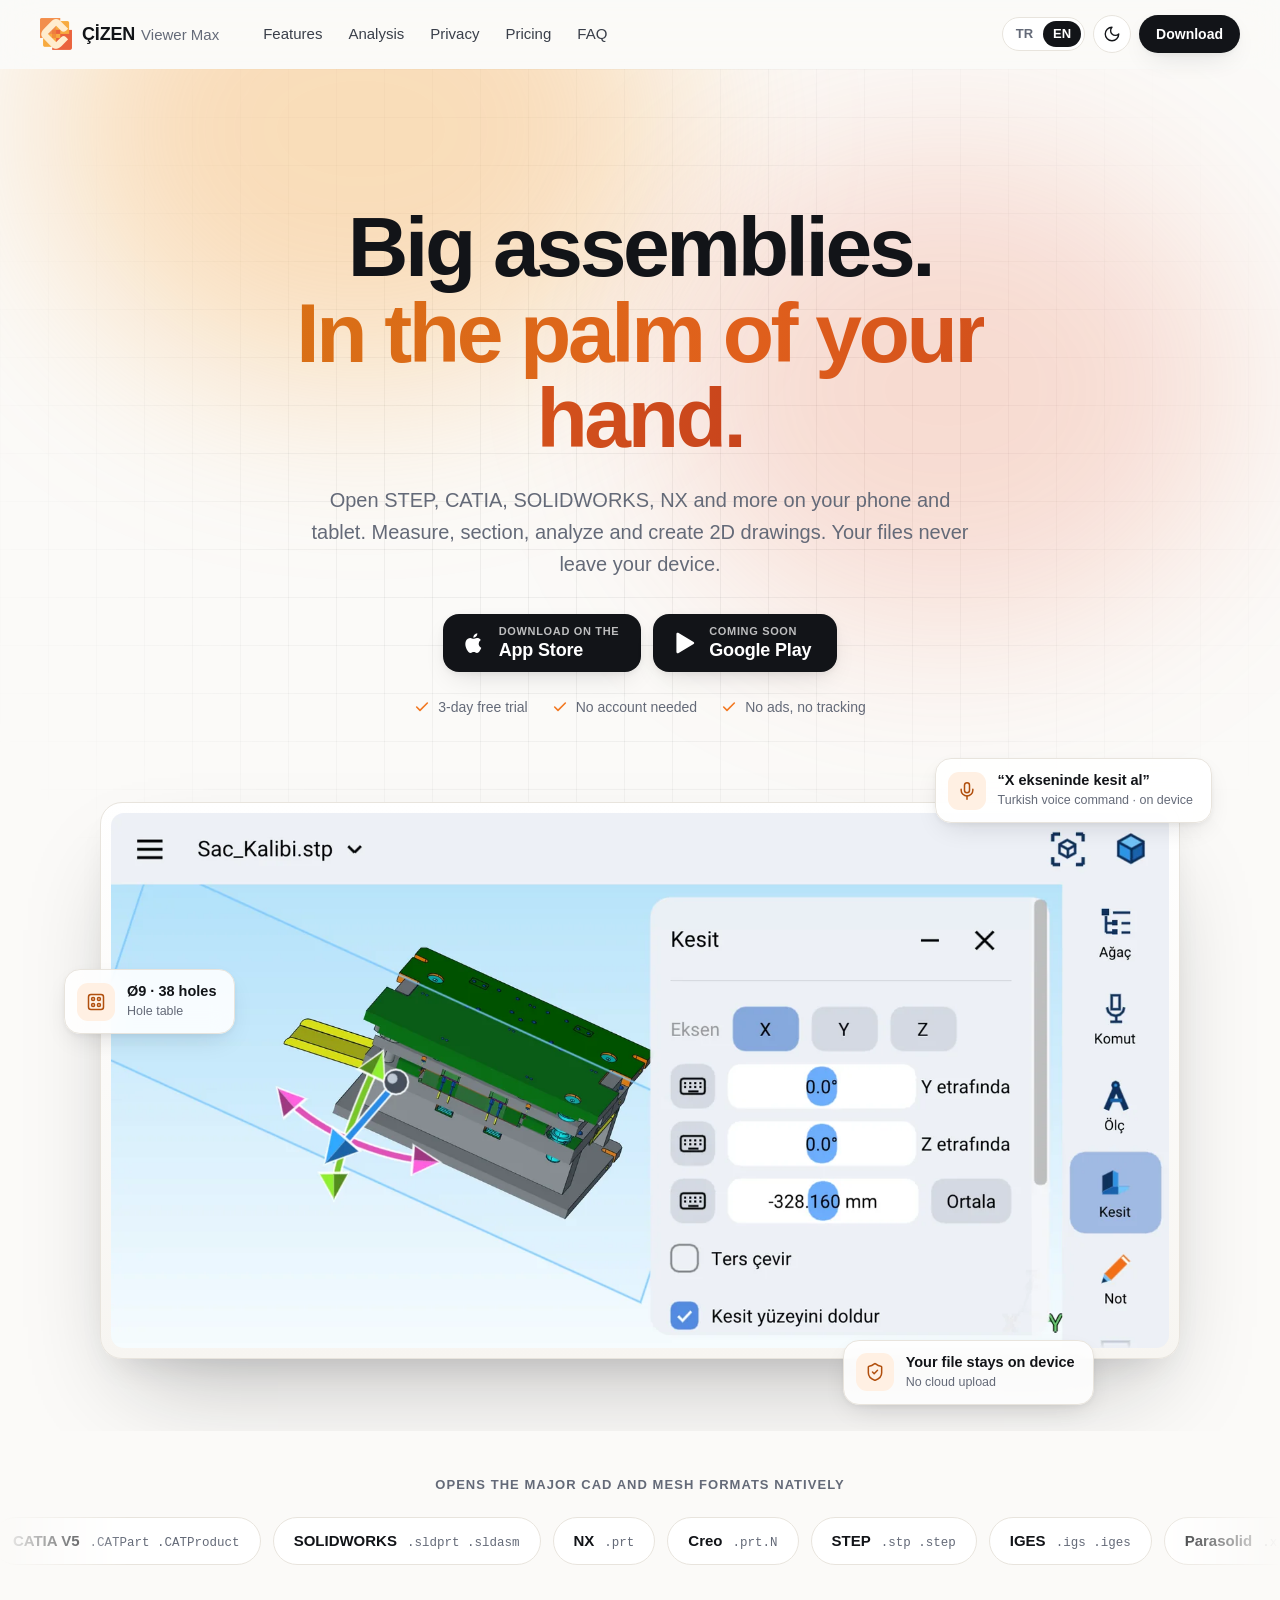
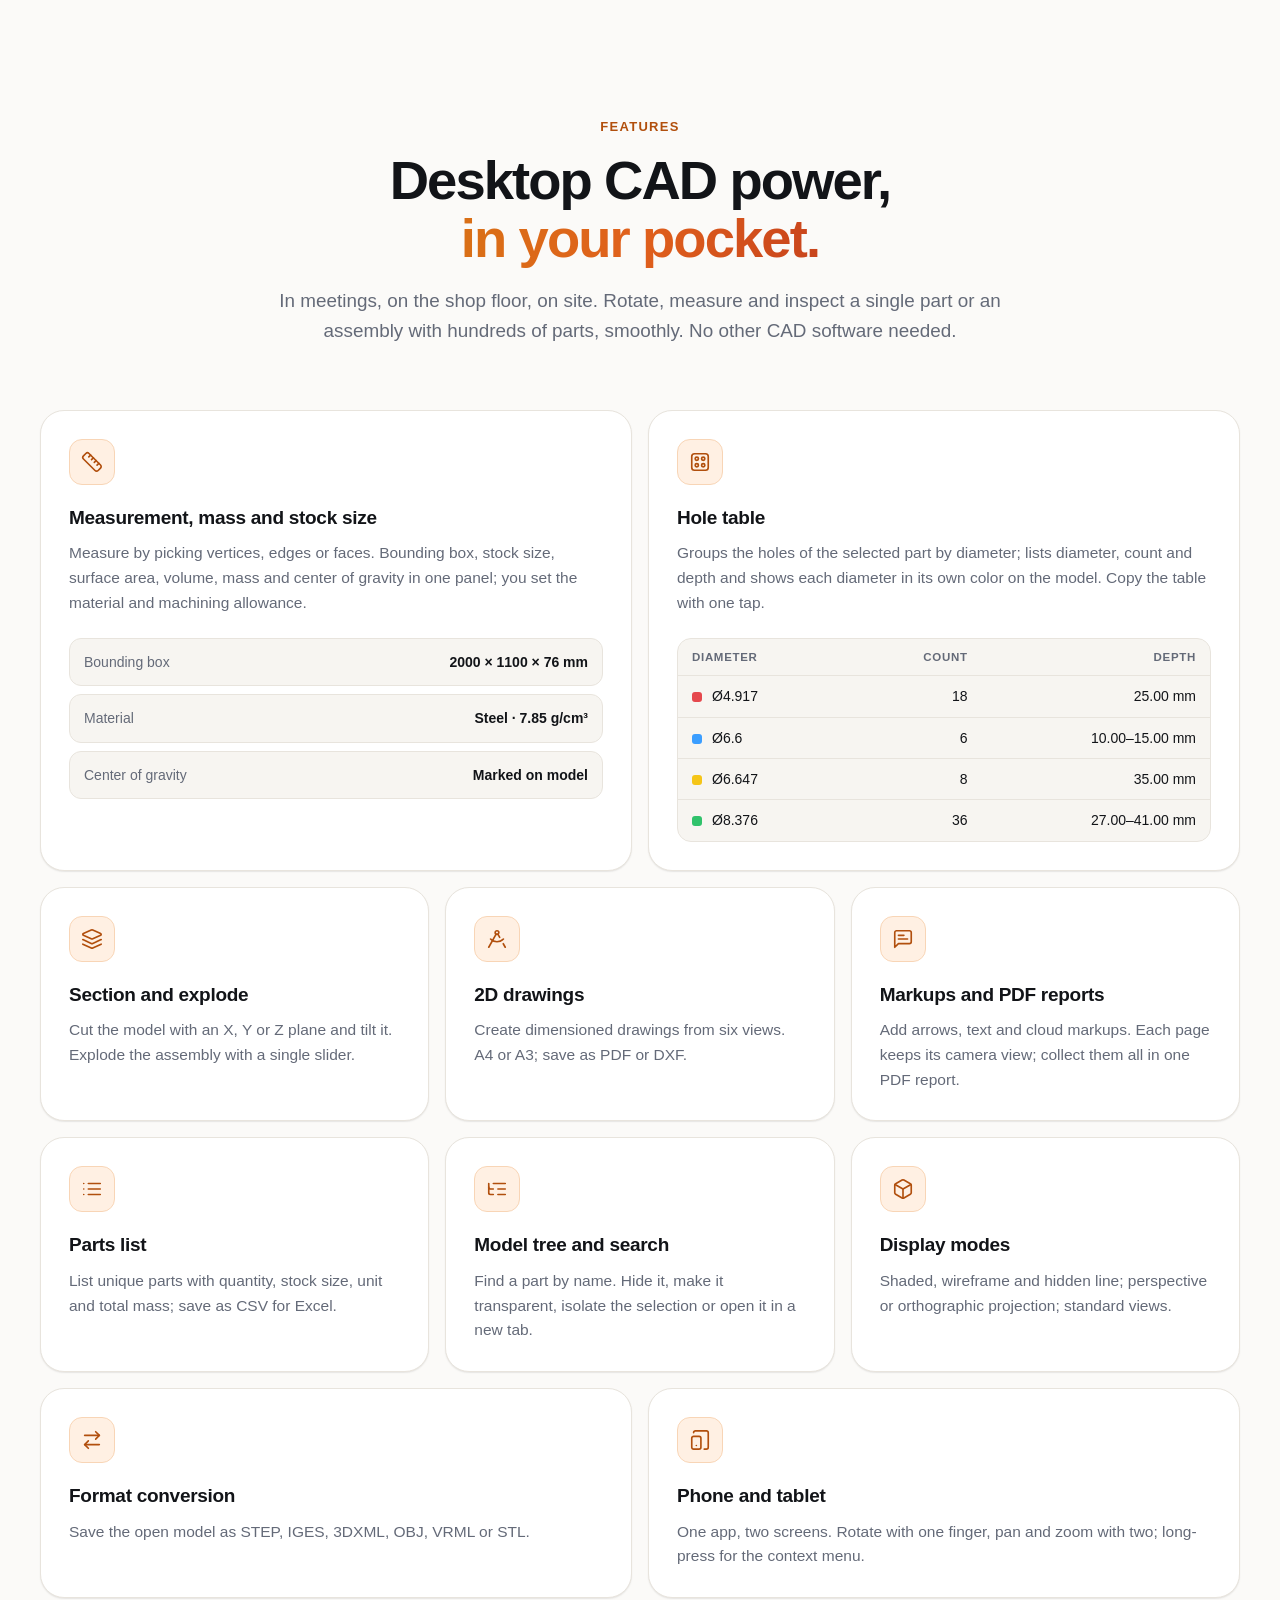
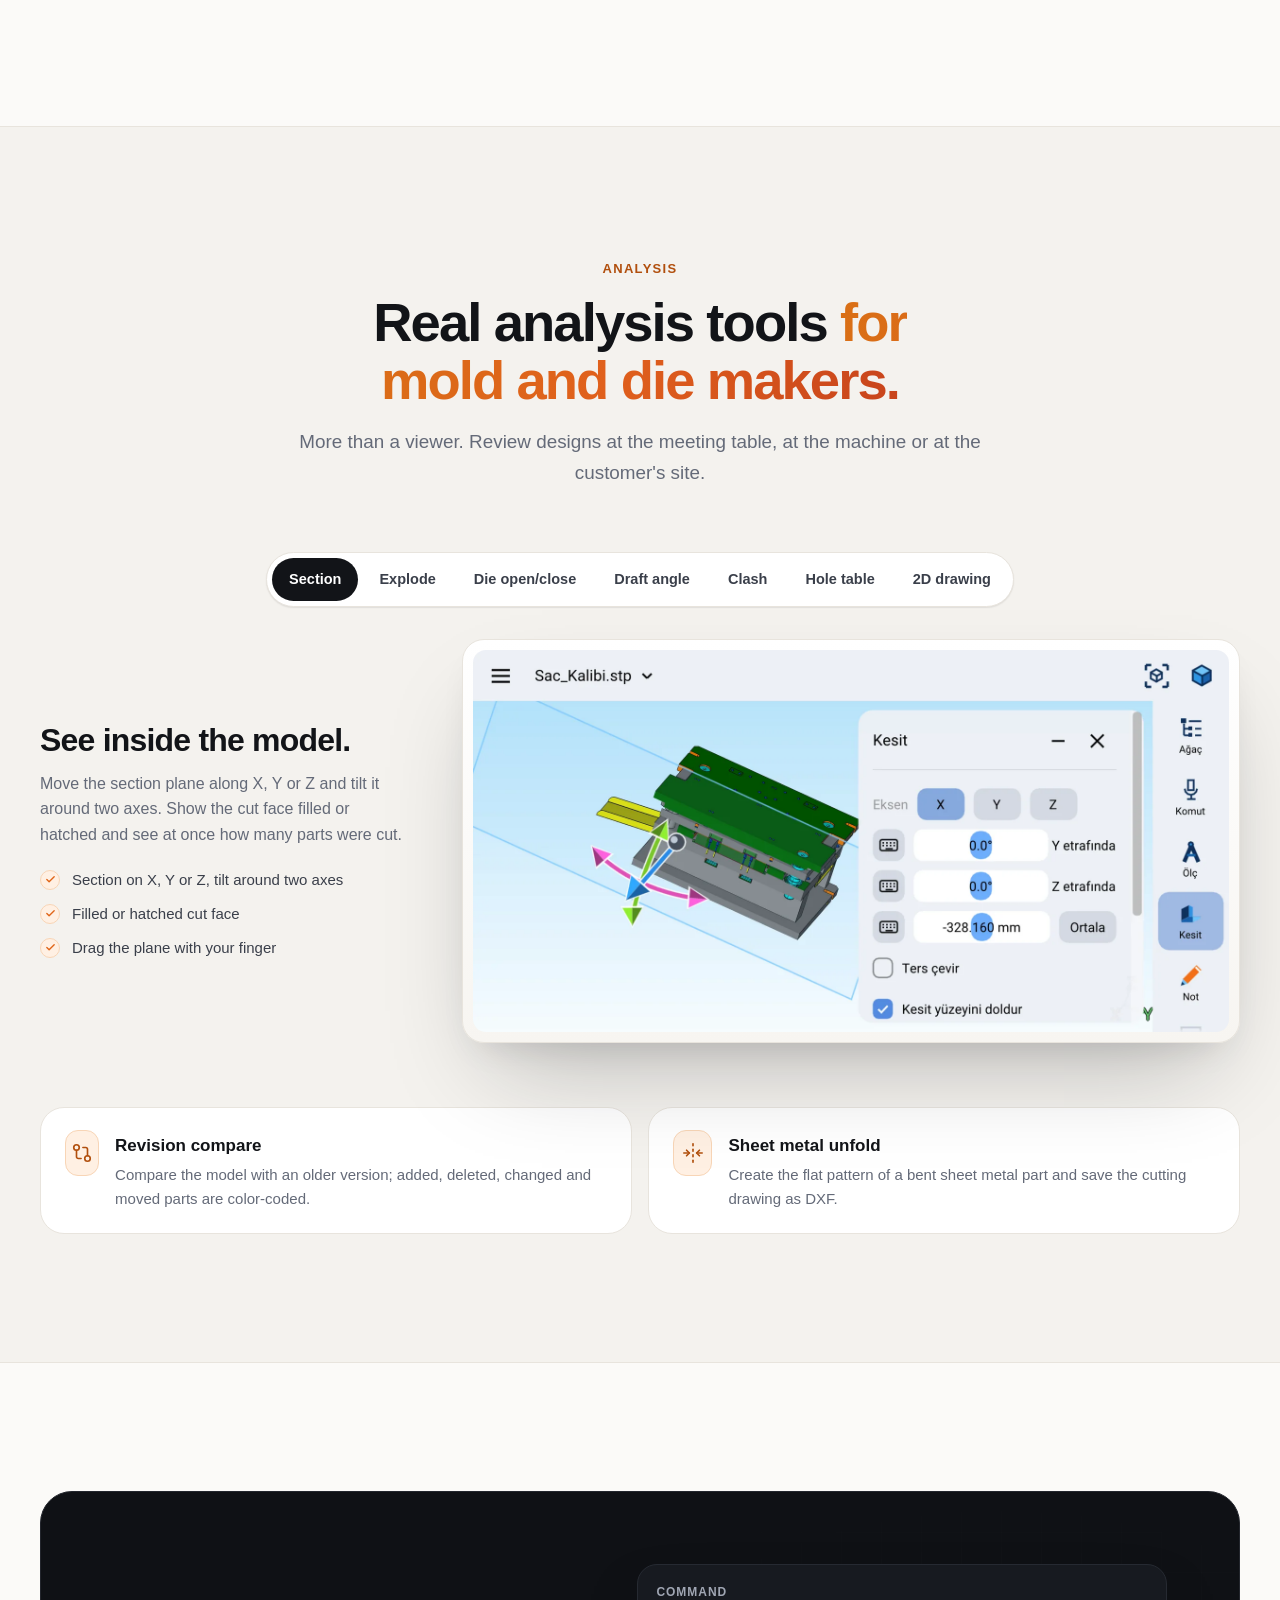
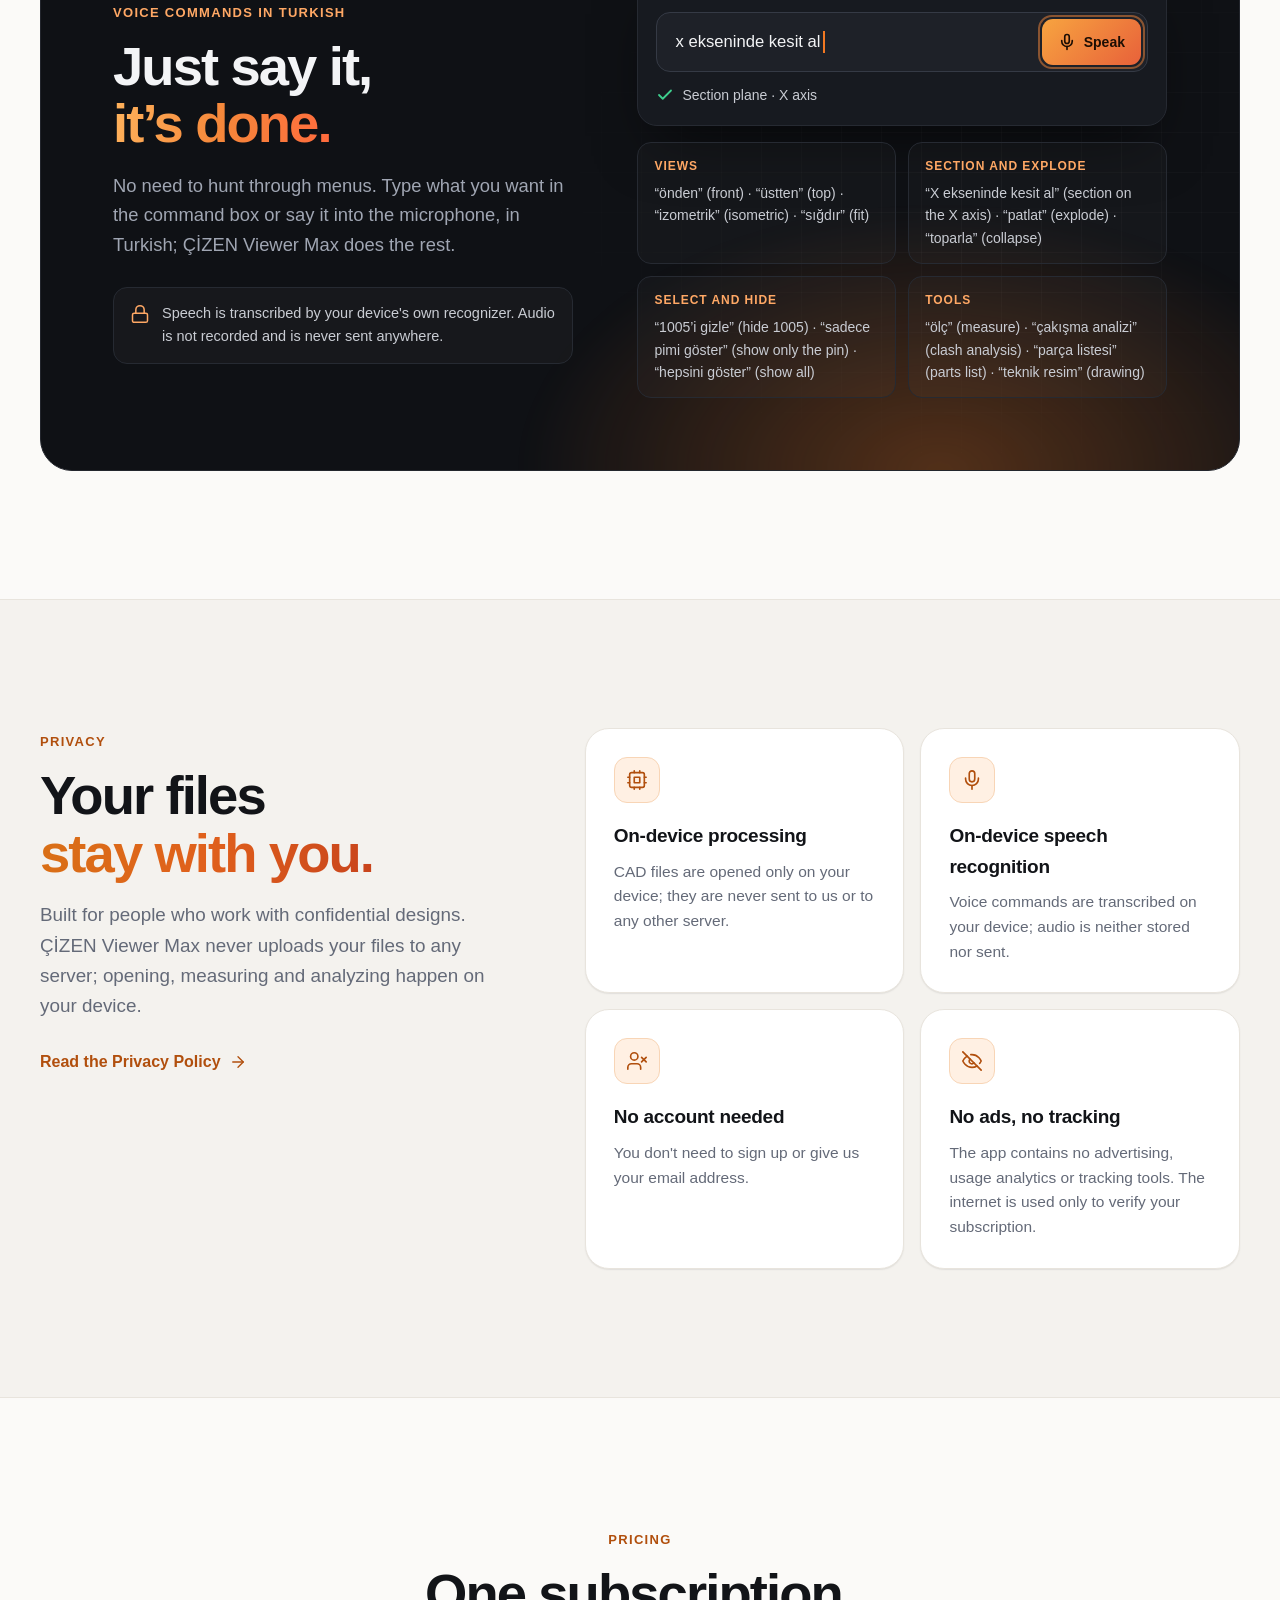
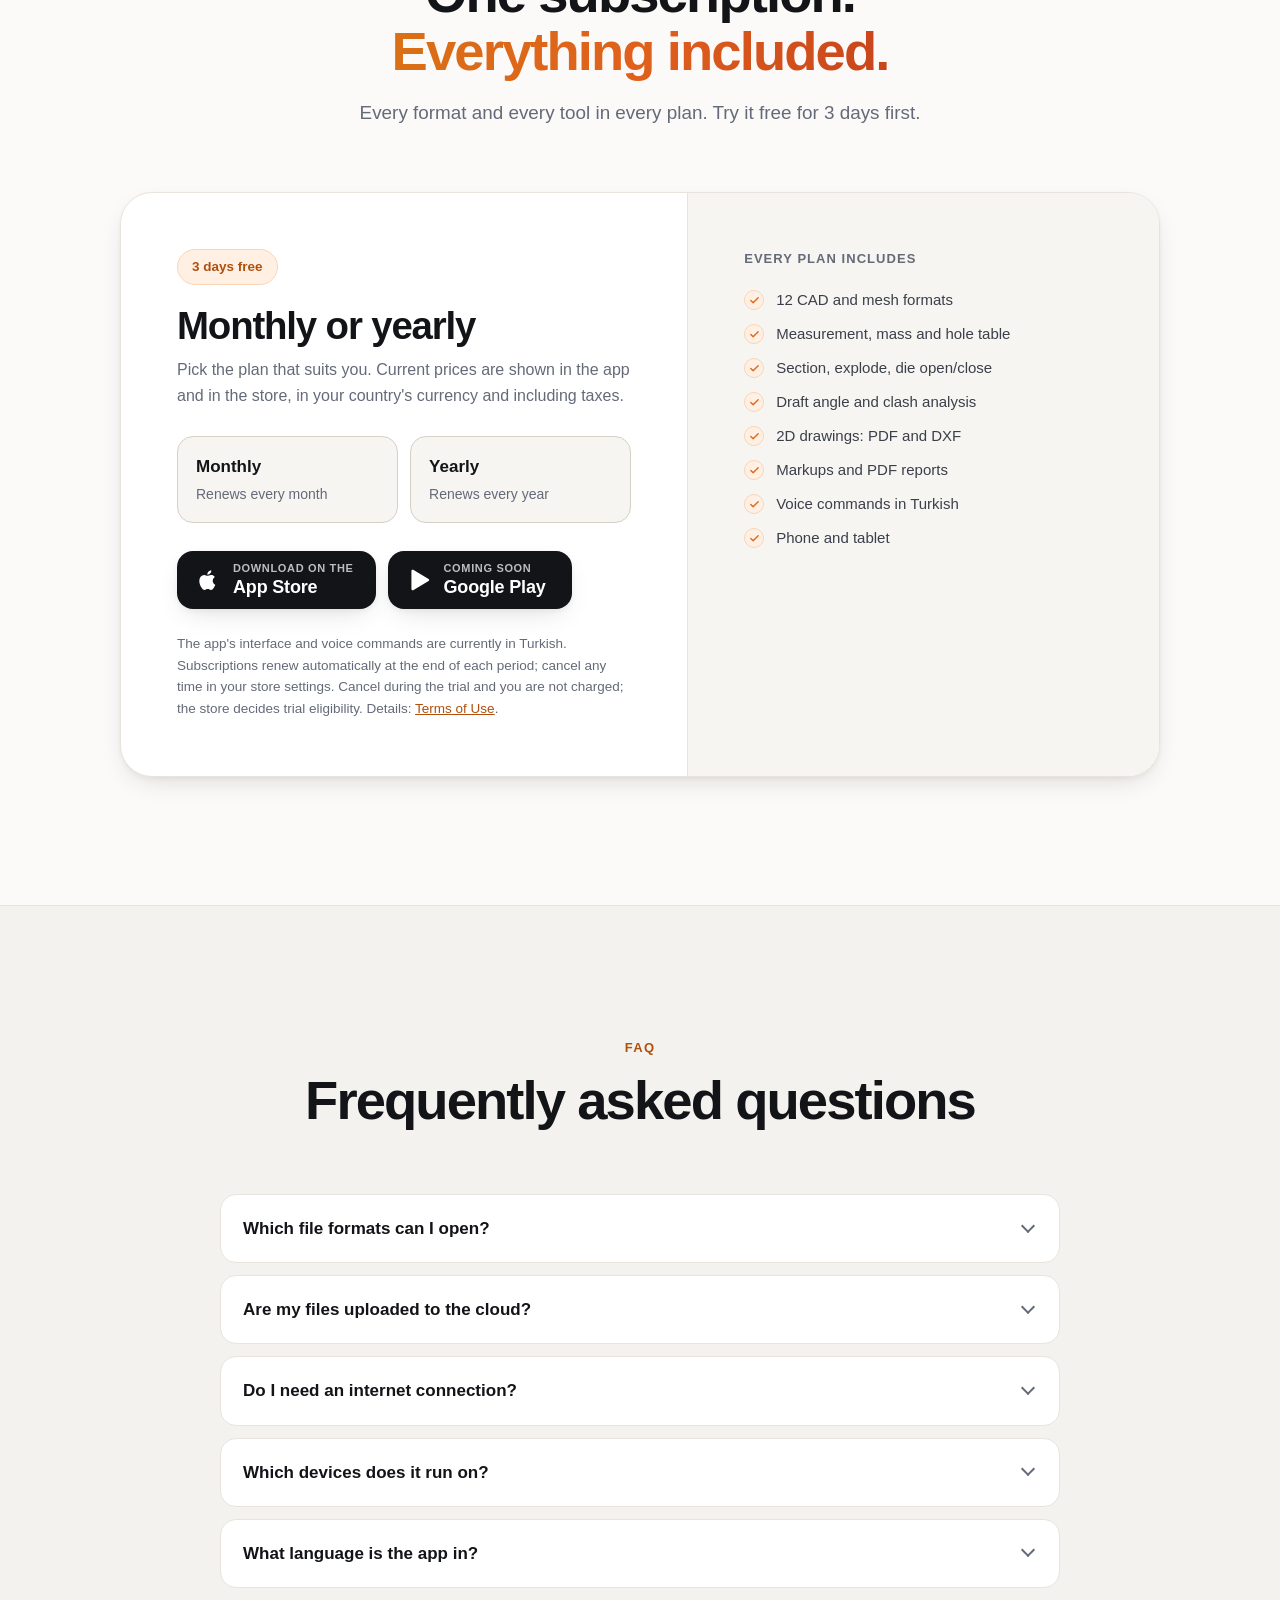
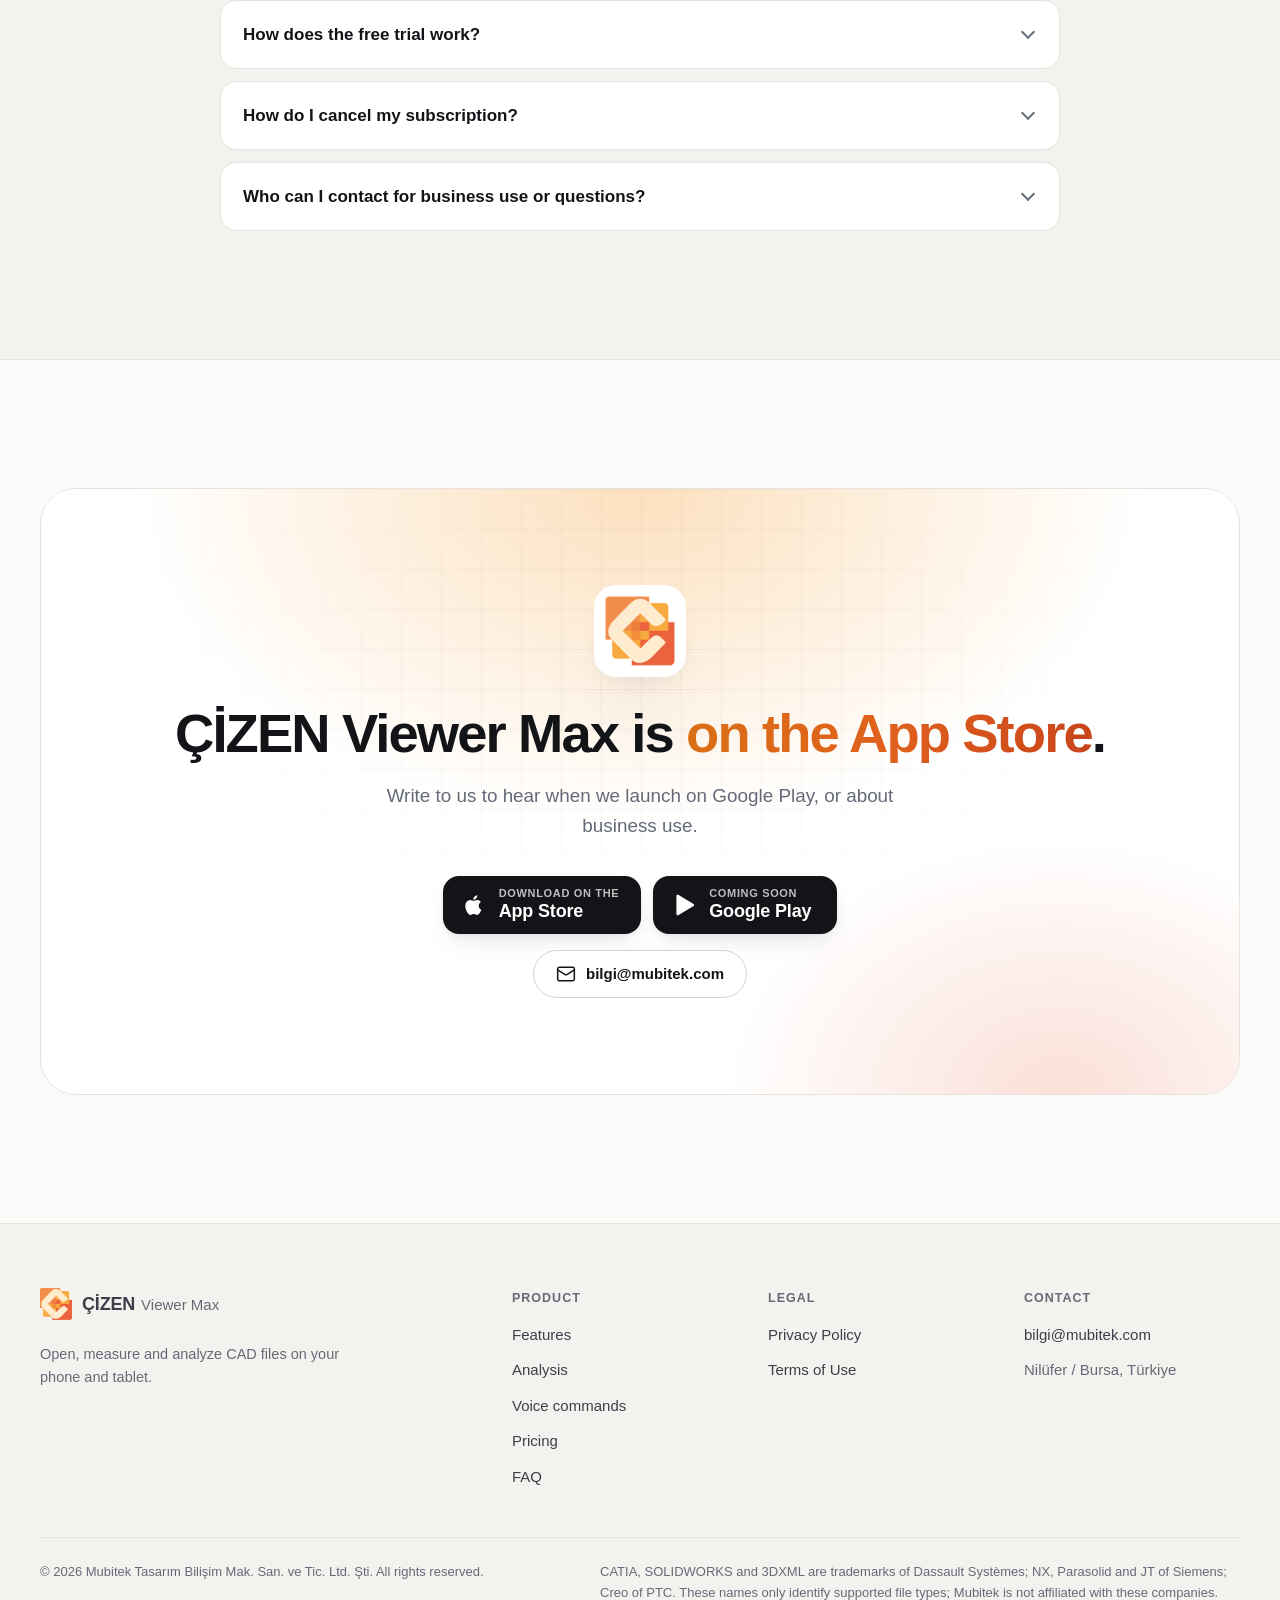
<file: en/index.html>
<!doctype html>
<html lang="en">
<head>
<meta charset="utf-8">
<meta name="viewport" content="width=device-width, initial-scale=1, viewport-fit=cover">
<title>ÇİZEN Viewer Max · Open CAD files on your phone and tablet</title>
<meta name="description" content="Open STEP, CATIA, SOLIDWORKS, NX, Creo and more on iPhone, iPad and Android. Measure, section, analyze and create 2D drawings. Your files never leave your device.">
<link rel="canonical" href="https://evoksoftwareorganization.github.io/cizenviewer-max-web/en/">
<link rel="alternate" hreflang="tr" href="https://evoksoftwareorganization.github.io/cizenviewer-max-web/">
<link rel="alternate" hreflang="en" href="https://evoksoftwareorganization.github.io/cizenviewer-max-web/en/">
<link rel="alternate" hreflang="x-default" href="https://evoksoftwareorganization.github.io/cizenviewer-max-web/">
<meta property="og:url" content="https://evoksoftwareorganization.github.io/cizenviewer-max-web/en/">
<meta name="theme-color" content="#fbfaf8" media="(prefers-color-scheme: light)">
<meta name="theme-color" content="#0a0b0e" media="(prefers-color-scheme: dark)">
<meta property="og:type" content="website">
<meta property="og:site_name" content="ÇİZEN Viewer Max">
<meta property="og:title" content="ÇİZEN Viewer Max · Open CAD files on your phone and tablet">
<meta property="og:description" content="Open STEP, CATIA, SOLIDWORKS, NX, Creo and more on iPhone, iPad and Android. Measure, section, analyze and create 2D drawings. Your files never leave your device.">
<meta property="og:image" content="https://evoksoftwareorganization.github.io/cizenviewer-max-web/assets/img/og-image.jpg">
<meta property="og:image:width" content="1200">
<meta property="og:image:height" content="628">
<meta property="og:locale" content="en_US">
<meta name="twitter:card" content="summary_large_image">
<link rel="icon" type="image/png" sizes="32x32" href="../assets/img/favicon-32.png">
<link rel="icon" type="image/png" sizes="64x64" href="../assets/img/favicon-64.png">
<link rel="apple-touch-icon" href="../assets/img/apple-touch-icon.png">
<link rel="stylesheet" href="../assets/style.css?v=20261125-1">
<script>(function(){var d=document.documentElement,t;d.classList.add('js');try{t=localStorage.getItem('cizen-theme')}catch(e){}if(t!=='light'&&t!=='dark'){t=window.matchMedia&&matchMedia('(prefers-color-scheme: dark)').matches?'dark':'light'}d.setAttribute('data-theme',t)})();</script>
<script src="../assets/site.js?v=20261125-1" defer></script>
<script type="application/ld+json">{"@context": "https://schema.org", "@type": "SoftwareApplication", "name": "ÇİZEN Viewer Max", "operatingSystem": "iOS, iPadOS, Android", "applicationCategory": "DesignApplication", "description": "Open STEP, CATIA, SOLIDWORKS, NX, Creo and more on iPhone, iPad and Android. Measure, section, analyze and create 2D drawings. Your files never leave your device.", "inLanguage": "en", "url": "https://evoksoftwareorganization.github.io/cizenviewer-max-web/en/", "image": "https://evoksoftwareorganization.github.io/cizenviewer-max-web/assets/img/og-image.jpg", "publisher": {"@type": "Organization", "name": "Mubitek Tasarım Bilişim Mak. San. ve Tic. Ltd. Şti.", "email": "bilgi@mubitek.com"}}</script>
</head>
<body>
<a class="skip" href="#main">Skip to content</a>
<header class="nav" data-nav>
  <div class="container nav-inner">
    <a class="brand" href="../en/" aria-label="ÇİZEN Viewer Max – Home">
      <img src="../assets/img/mark.png" width="32" height="32" alt="">
      <span class="brand-name">ÇİZEN<span>Viewer Max</span></span>
    </a>
    <nav class="nav-links" id="nav-menu" aria-label="Main menu">
        <a href="#features">Features</a>
        <a href="#analysis">Analysis</a>
        <a href="#privacy">Privacy</a>
        <a href="#pricing">Pricing</a>
        <a href="#faq">FAQ</a>
    </nav>
    <div class="nav-actions">
      <div class="lang" role="group" aria-label="Language"><a href="../" hreflang="tr" lang="tr">TR</a><span aria-current="true">EN</span></div>
      <button class="icon-btn theme-toggle" type="button" aria-label="Dark mode" aria-pressed="false" data-theme-toggle><svg class="i i-moon" viewBox="0 0 24 24" aria-hidden="true"><path d="M12 3a6 6 0 0 0 9 9 9 9 0 1 1-9-9Z"/></svg><svg class="i i-sun" viewBox="0 0 24 24" aria-hidden="true"><circle cx="12" cy="12" r="4"/><path d="M12 2v2M12 20v2M4.93 4.93l1.41 1.41M17.66 17.66l1.41 1.41M2 12h2M20 12h2M6.34 17.66l-1.41 1.41M19.07 4.93l-1.41 1.41"/></svg></button>
      <a class="btn btn-sm btn-primary nav-cta" href="#download">Download</a>
      <button class="icon-btn menu-toggle" type="button" aria-label="Menu" aria-expanded="false" aria-controls="nav-menu" data-menu-toggle><svg class="i i-menu" viewBox="0 0 24 24" aria-hidden="true"><path d="M4 7h16M4 12h16M4 17h16"/></svg><svg class="i i-close" viewBox="0 0 24 24" aria-hidden="true"><path d="M18 6 6 18M6 6l12 12"/></svg></button>
    </div>
  </div>
</header>

<main id="main">
  <section class="hero">
    <div class="hero-bg" aria-hidden="true"><div class="grid-bg"></div><div class="glow g1"></div><div class="glow g2"></div></div>
    <div class="container">
      <div class="hero-copy">
        <h1>Big assemblies.<br><span class="grad">In the palm of your hand.</span></h1>
        <p class="lead">Open STEP, CATIA, SOLIDWORKS, NX and more on your phone and tablet. Measure, section, analyze and create 2D drawings. Your files never leave your device.</p>
        <div class="store-row">
          <a class="store" data-store="ios"><svg viewBox="0 0 24 24" aria-hidden="true"><path d="M16.37 12.62c-.02-2.3 1.88-3.4 1.96-3.46-1.07-1.56-2.73-1.78-3.32-1.8-1.41-.14-2.76.83-3.48.83-.72 0-1.82-.81-3-.79-1.54.02-2.96.9-3.76 2.28-1.6 2.78-.41 6.9 1.15 9.16.76 1.1 1.67 2.34 2.86 2.3 1.15-.05 1.58-.74 2.97-.74 1.38 0 1.77.74 2.98.72 1.23-.02 2.01-1.12 2.76-2.23.87-1.28 1.23-2.52 1.25-2.58-.03-.01-2.4-.92-2.42-3.66zM14.1 5.86c.63-.77 1.06-1.83.94-2.89-.91.04-2.01.61-2.66 1.37-.58.67-1.1 1.76-.96 2.8 1.01.08 2.05-.51 2.68-1.28z"/></svg><span class="store-text"><small><span class="s-soon">Coming soon</span><span class="s-live">Download on the</span></small><strong>App Store</strong></span></a>
          <a class="store" data-store="android"><svg viewBox="0 0 24 24" aria-hidden="true"><path d="M5 3.6v16.8a1.1 1.1 0 0 0 1.66.95l14.2-8.4a1.1 1.1 0 0 0 0-1.9L6.66 2.65A1.1 1.1 0 0 0 5 3.6Z"/></svg><span class="store-text"><small><span class="s-soon">Coming soon</span><span class="s-live">Get it on</span></small><strong>Google Play</strong></span></a>
        </div>
        <ul class="hero-points">
          <li><svg class="i" viewBox="0 0 24 24" aria-hidden="true"><path d="M20 6 9 17l-5-5"/></svg>3-day free trial</li>
          <li><svg class="i" viewBox="0 0 24 24" aria-hidden="true"><path d="M20 6 9 17l-5-5"/></svg>No account needed</li>
          <li><svg class="i" viewBox="0 0 24 24" aria-hidden="true"><path d="M20 6 9 17l-5-5"/></svg>No ads, no tracking</li>
        </ul>
      </div>
      <div class="hero-visual">
        <figure class="shot-frame">
          <img class="shot-light" src="../assets/img/screens/kesit.webp" srcset="../assets/img/screens/kesit-960.webp 960w, ../assets/img/screens/kesit.webp 1600w" sizes="(max-width: 1100px) 100vw, 1080px" width="1600" height="808" alt="A die assembly sectioned on the X axis in ÇİZEN Viewer Max" fetchpriority="high">
          <img class="shot-dark" src="../assets/img/screens/tema-koyu.webp" srcset="../assets/img/screens/tema-koyu-960.webp 960w, ../assets/img/screens/tema-koyu.webp 1600w" sizes="(max-width: 1100px) 100vw, 1080px" width="1600" height="808" alt="A die assembly opened in dark theme in ÇİZEN Viewer Max" fetchpriority="high">
        </figure>
        <div class="float f1" aria-hidden="true"><span class="ic"><svg class="i" viewBox="0 0 24 24" aria-hidden="true"><rect x="3" y="3" width="18" height="18" rx="3"/><circle cx="8.5" cy="8.5" r="1.8"/><circle cx="15.5" cy="8.5" r="1.8"/><circle cx="8.5" cy="15.5" r="1.8"/><circle cx="15.5" cy="15.5" r="1.8"/></svg></span><span><strong>Ø9 · 38 holes</strong><small>Hole table</small></span></div>
        <div class="float f2" aria-hidden="true"><span class="ic"><svg class="i" viewBox="0 0 24 24" aria-hidden="true"><rect x="9" y="2" width="6" height="12" rx="3"/><path d="M19 10v1a7 7 0 0 1-14 0v-1"/><path d="M12 18v4"/></svg></span><span><strong lang="tr">“X ekseninde kesit al”</strong><small>Turkish voice command · on device</small></span></div>
        <div class="float f3" aria-hidden="true"><span class="ic"><svg class="i" viewBox="0 0 24 24" aria-hidden="true"><path d="M20 13c0 5-3.5 7.5-7.66 8.95a1 1 0 0 1-.67-.01C7.5 20.5 4 18 4 13V6a1 1 0 0 1 1-1c2 0 4.5-1.2 6.24-2.72a1.17 1.17 0 0 1 1.52 0C14.51 3.81 17 5 19 5a1 1 0 0 1 1 1z"/><path d="m9 12 2 2 4-4"/></svg></span><span><strong>Your file stays on device</strong><small>No cloud upload</small></span></div>
      </div>
    </div>
  </section>

  <section class="formats" aria-label="Opens the major CAD and mesh formats natively">
    <p class="formats-label">Opens the major CAD and mesh formats natively</p>
    <div class="marquee"><ul class="marquee-track"><li class="fmt"><b>CATIA V5</b><code>.CATPart .CATProduct</code></li><li class="fmt"><b>SOLIDWORKS</b><code>.sldprt .sldasm</code></li><li class="fmt"><b>NX</b><code>.prt</code></li><li class="fmt"><b>Creo</b><code>.prt.N</code></li><li class="fmt"><b>STEP</b><code>.stp .step</code></li><li class="fmt"><b>IGES</b><code>.igs .iges</code></li><li class="fmt"><b>Parasolid</b><code>.x_t</code></li><li class="fmt"><b>JT</b><code>.jt</code></li><li class="fmt"><b>3DXML</b><code>.3dxml</code></li><li class="fmt"><b>STL</b><code>.stl</code></li><li class="fmt"><b>OBJ</b><code>.obj</code></li><li class="fmt"><b>VRML</b><code>.wrl</code></li><li class="fmt" aria-hidden="true"><b>CATIA V5</b><code>.CATPart .CATProduct</code></li><li class="fmt" aria-hidden="true"><b>SOLIDWORKS</b><code>.sldprt .sldasm</code></li><li class="fmt" aria-hidden="true"><b>NX</b><code>.prt</code></li><li class="fmt" aria-hidden="true"><b>Creo</b><code>.prt.N</code></li><li class="fmt" aria-hidden="true"><b>STEP</b><code>.stp .step</code></li><li class="fmt" aria-hidden="true"><b>IGES</b><code>.igs .iges</code></li><li class="fmt" aria-hidden="true"><b>Parasolid</b><code>.x_t</code></li><li class="fmt" aria-hidden="true"><b>JT</b><code>.jt</code></li><li class="fmt" aria-hidden="true"><b>3DXML</b><code>.3dxml</code></li><li class="fmt" aria-hidden="true"><b>STL</b><code>.stl</code></li><li class="fmt" aria-hidden="true"><b>OBJ</b><code>.obj</code></li><li class="fmt" aria-hidden="true"><b>VRML</b><code>.wrl</code></li></ul></div>
  </section>

  <section class="section" id="features">
    <div class="container">
      <div class="section-head reveal">
        <span class="kicker">Features</span>
        <h2>Desktop CAD power, <span class="grad">in your pocket.</span></h2>
        <p>In meetings, on the shop floor, on site. Rotate, measure and inspect a single part or an assembly with hundreds of parts, smoothly. No other CAD software needed.</p>
      </div>
      <div class="bento">
        <article class="card span-3 span-wide reveal"><span class="ic-tile"><svg class="i" viewBox="0 0 24 24" aria-hidden="true"><path d="M21.3 15.3a2.4 2.4 0 0 1 0 3.4l-2.6 2.6a2.4 2.4 0 0 1-3.4 0L2.7 8.7a2.41 2.41 0 0 1 0-3.4l2.6-2.6a2.41 2.41 0 0 1 3.4 0Z"/><path d="m14.5 12.5 2-2"/><path d="m11.5 9.5 2-2"/><path d="m8.5 6.5 2-2"/><path d="m17.5 15.5 2-2"/></svg></span><h3>Measurement, mass and stock size</h3><p>Measure by picking vertices, edges or faces. Bounding box, stock size, surface area, volume, mass and center of gravity in one panel; you set the material and machining allowance.</p><div class="readout" aria-hidden="true"><div><span>Bounding box</span><b>2000 × 1100 × 76 mm</b></div><div><span>Material</span><b>Steel · 7.85 g/cm³</b></div><div><span>Center of gravity</span><b>Marked on model</b></div></div></article>
        <article class="card span-3 span-wide reveal" style="--d:80ms"><span class="ic-tile"><svg class="i" viewBox="0 0 24 24" aria-hidden="true"><rect x="3" y="3" width="18" height="18" rx="3"/><circle cx="8.5" cy="8.5" r="1.8"/><circle cx="15.5" cy="8.5" r="1.8"/><circle cx="8.5" cy="15.5" r="1.8"/><circle cx="15.5" cy="15.5" r="1.8"/></svg></span><h3>Hole table</h3><p>Groups the holes of the selected part by diameter; lists diameter, count and depth and shows each diameter in its own color on the model. Copy the table with one tap.</p><div class="mini" aria-hidden="true"><div class="mini-row"><span>Diameter</span><span>Count</span><span>Depth</span></div><div class="mini-row"><span><i class="sw" style="background:#e5484d"></i>Ø4.917</span><span>18</span><span>25.00 mm</span></div><div class="mini-row"><span><i class="sw" style="background:#3b9eff"></i>Ø6.6</span><span>6</span><span>10.00–15.00 mm</span></div><div class="mini-row"><span><i class="sw" style="background:#f5c518"></i>Ø6.647</span><span>8</span><span>35.00 mm</span></div><div class="mini-row"><span><i class="sw" style="background:#30c26b"></i>Ø8.376</span><span>36</span><span>27.00–41.00 mm</span></div></div></article>
        <article class="card span-2 reveal" style="--d:0ms"><span class="ic-tile"><svg class="i" viewBox="0 0 24 24" aria-hidden="true"><path d="m12.83 2.18a2 2 0 0 0-1.66 0L2.6 6.08a1 1 0 0 0 0 1.83l8.58 3.91a2 2 0 0 0 1.66 0l8.58-3.9a1 1 0 0 0 0-1.83Z"/><path d="m22 17.65-9.17 4.16a2 2 0 0 1-1.66 0L2 17.65"/><path d="m22 12.65-9.17 4.16a2 2 0 0 1-1.66 0L2 12.65"/></svg></span><h3>Section and explode</h3><p>Cut the model with an X, Y or Z plane and tilt it. Explode the assembly with a single slider.</p></article>
        <article class="card span-2 reveal" style="--d:70ms"><span class="ic-tile"><svg class="i" viewBox="0 0 24 24" aria-hidden="true"><circle cx="12" cy="5" r="2"/><path d="m3 21 8.02-14.26"/><path d="m12.99 6.74 1.93 3.44"/><path d="M19 12c-3.87 4-10.13 4-14 0"/><path d="m21 21-2.16-3.84"/></svg></span><h3>2D drawings</h3><p>Create dimensioned drawings from six views. A4 or A3; save as PDF or DXF.</p></article>
        <article class="card span-2 span-wide reveal" style="--d:140ms"><span class="ic-tile"><svg class="i" viewBox="0 0 24 24" aria-hidden="true"><path d="M21 15a2 2 0 0 1-2 2H7l-4 4V5a2 2 0 0 1 2-2h14a2 2 0 0 1 2 2z"/><path d="M13 8H7"/><path d="M17 12H7"/></svg></span><h3>Markups and PDF reports</h3><p>Add arrows, text and cloud markups. Each page keeps its camera view; collect them all in one PDF report.</p></article>
        <article class="card span-2 reveal" style="--d:0ms"><span class="ic-tile"><svg class="i" viewBox="0 0 24 24" aria-hidden="true"><path d="M8 6h13"/><path d="M8 12h13"/><path d="M8 18h13"/><path d="M3 6h.01"/><path d="M3 12h.01"/><path d="M3 18h.01"/></svg></span><h3>Parts list</h3><p>List unique parts with quantity, stock size, unit and total mass; save as CSV for Excel.</p></article>
        <article class="card span-2 reveal" style="--d:70ms"><span class="ic-tile"><svg class="i" viewBox="0 0 24 24" aria-hidden="true"><path d="M21 12h-8"/><path d="M21 6H8"/><path d="M21 18h-8"/><path d="M3 6v4c0 1.1.9 2 2 2h3"/><path d="M3 10v6c0 1.1.9 2 2 2h3"/></svg></span><h3>Model tree and search</h3><p>Find a part by name. Hide it, make it transparent, isolate the selection or open it in a new tab.</p></article>
        <article class="card span-2 span-wide reveal" style="--d:140ms"><span class="ic-tile"><svg class="i" viewBox="0 0 24 24" aria-hidden="true"><path d="M21 8a2 2 0 0 0-1-1.73l-7-4a2 2 0 0 0-2 0l-7 4A2 2 0 0 0 3 8v8a2 2 0 0 0 1 1.73l7 4a2 2 0 0 0 2 0l7-4A2 2 0 0 0 21 16Z"/><path d="m3.3 7 8.7 5 8.7-5"/><path d="M12 22V12"/></svg></span><h3>Display modes</h3><p>Shaded, wireframe and hidden line; perspective or orthographic projection; standard views.</p></article>
        <article class="card span-3 reveal" style="--d:0ms"><span class="ic-tile"><svg class="i" viewBox="0 0 24 24" aria-hidden="true"><path d="m16 3 4 4-4 4"/><path d="M20 7H4"/><path d="m8 21-4-4 4-4"/><path d="M4 17h16"/></svg></span><h3>Format conversion</h3><p>Save the open model as STEP, IGES, 3DXML, OBJ, VRML or STL.</p></article>
        <article class="card span-3 reveal" style="--d:70ms"><span class="ic-tile"><svg class="i" viewBox="0 0 24 24" aria-hidden="true"><rect width="10" height="14" x="3" y="8" rx="2"/><path d="M5 4a2 2 0 0 1 2-2h12a2 2 0 0 1 2 2v16a2 2 0 0 1-2 2h-2.4"/><path d="M8 18h.01"/></svg></span><h3>Phone and tablet</h3><p>One app, two screens. Rotate with one finger, pan and zoom with two; long-press for the context menu.</p></article>
      </div>
    </div>
  </section>

  <section class="section section-alt" id="analysis">
    <div class="container">
      <div class="section-head reveal">
        <span class="kicker">Analysis</span>
        <h2>Real analysis tools <span class="grad">for mold and die makers.</span></h2>
        <p>More than a viewer. Review designs at the meeting table, at the machine or at the customer's site.</p>
      </div>
      <div class="showcase reveal" data-tabs>
        <div class="tablist" role="tablist" aria-label="Analysis tools">
          <button type="button" role="tab" id="tab-kesit" aria-controls="panel-kesit" aria-selected="true">Section</button>
          <button type="button" role="tab" id="tab-patlat" aria-controls="panel-patlat" aria-selected="false" tabindex="-1">Explode</button>
          <button type="button" role="tab" id="tab-kalip-ac-kapa" aria-controls="panel-kalip-ac-kapa" aria-selected="false" tabindex="-1">Die open/close</button>
          <button type="button" role="tab" id="tab-cikma-acisi" aria-controls="panel-cikma-acisi" aria-selected="false" tabindex="-1">Draft angle</button>
          <button type="button" role="tab" id="tab-cakisma" aria-controls="panel-cakisma" aria-selected="false" tabindex="-1">Clash</button>
          <button type="button" role="tab" id="tab-delikler" aria-controls="panel-delikler" aria-selected="false" tabindex="-1">Hole table</button>
          <button type="button" role="tab" id="tab-resim-2d" aria-controls="panel-resim-2d" aria-selected="false" tabindex="-1">2D drawing</button>
        </div>
        <div class="tabpanel" role="tabpanel" id="panel-kesit" aria-labelledby="tab-kesit" tabindex="0">
          <div class="tp-copy"><h3>See inside the model.</h3><p>Move the section plane along X, Y or Z and tilt it around two axes. Show the cut face filled or hatched and see at once how many parts were cut.</p><ul class="checks"><li>Section on X, Y or Z, tilt around two axes</li><li>Filled or hatched cut face</li><li>Drag the plane with your finger</li></ul></div>
          <figure class="shot-frame"><img src="../assets/img/screens/kesit.webp" srcset="../assets/img/screens/kesit-960.webp 960w, ../assets/img/screens/kesit.webp 1600w" sizes="(max-width: 1100px) 100vw, 1080px" width="1600" height="808" alt="Die assembly sectioned on the X axis with the section panel" loading="lazy" decoding="async"></figure>
        </div>
        <div class="tabpanel" role="tabpanel" id="panel-patlat" aria-labelledby="tab-patlat" tabindex="0">
          <div class="tp-copy"><h3>Take the assembly apart.</h3><p>Explode the assembly outward from its center with a single slider. Select, inspect and screenshot parts in the exploded view.</p><ul class="checks"><li>Set the explode ratio with a slider</li><li>Select parts in the exploded view</li><li>Reset puts every part back</li></ul></div>
          <figure class="shot-frame"><img src="../assets/img/screens/patlat.webp" srcset="../assets/img/screens/patlat-960.webp 960w, ../assets/img/screens/patlat.webp 1600w" sizes="(max-width: 1100px) 100vw, 1080px" width="1600" height="808" alt="Exploded die assembly" loading="lazy" decoding="async"></figure>
        </div>
        <div class="tabpanel" role="tabpanel" id="panel-kalip-ac-kapa" aria-labelledby="tab-kalip-ac-kapa" tabindex="0">
          <div class="tp-copy"><h3>Animate the die motion.</h3><p>Group the moving parts and give each group a direction and stroke. Play opens the die from closed and closes it again.</p><ul class="checks"><li>Multiple moving groups</li><li>Direction and stroke per group</li><li>Move together or in sequence</li></ul></div>
          <figure class="shot-frame"><img src="../assets/img/screens/kalip-ac-kapa.webp" srcset="../assets/img/screens/kalip-ac-kapa-960.webp 960w, ../assets/img/screens/kalip-ac-kapa.webp 1600w" sizes="(max-width: 1100px) 100vw, 1080px" width="1600" height="808" alt="Upper die group lifted with the die open/close tool" loading="lazy" decoding="async"></figure>
        </div>
        <div class="tabpanel" role="tabpanel" id="panel-cikma-acisi" aria-labelledby="tab-cikma-acisi" tabindex="0">
          <div class="tp-copy"><h3>Will the part release from the mold?</h3><p>Choose the pull direction and the minimum angle. Green is sufficient, blue is sufficient in the opposite direction, red is insufficient or a vertical wall.</p><ul class="checks"><li>X, Y or Z pull direction</li><li>You set the minimum angle</li><li>Clear color-coded result</li></ul></div>
          <figure class="shot-frame"><img src="../assets/img/screens/cikma-acisi.webp" srcset="../assets/img/screens/cikma-acisi-960.webp 960w, ../assets/img/screens/cikma-acisi.webp 1600w" sizes="(max-width: 1100px) 100vw, 1080px" width="1600" height="808" alt="Draft angle analysis in the Z direction" loading="lazy" decoding="async"></figure>
        </div>
        <div class="tabpanel" role="tabpanel" id="panel-cakisma" aria-labelledby="tab-cakisma" tabindex="0">
          <div class="tp-copy"><h3>Do parts interfere?</h3><p>Check visible parts with an adjustable tolerance. Clashing pairs are listed with their depth and clash regions are drawn in red on the model.</p><ul class="checks"><li>Adjustable tolerance (default 0.05 mm)</li><li>Runs in the background on large assemblies</li><li>Tap a row to select both parts</li></ul></div>
          <figure class="shot-frame"><img src="../assets/img/screens/cakisma.webp" srcset="../assets/img/screens/cakisma-960.webp 960w, ../assets/img/screens/cakisma.webp 1600w" sizes="(max-width: 1100px) 100vw, 1080px" width="1600" height="808" alt="Clash analysis result list" loading="lazy" decoding="async"></figure>
        </div>
        <div class="tabpanel" role="tabpanel" id="panel-delikler" aria-labelledby="tab-delikler" tabindex="0">
          <div class="tp-copy"><h3>Count and group holes.</h3><p>Holes in the selected part are grouped by diameter: diameter, count and depth. Each diameter shows in its own color on the model.</p><ul class="checks"><li>Grouped by diameter</li><li>Count and depth</li><li>Copy the table to the clipboard</li></ul></div>
          <figure class="shot-frame"><img src="../assets/img/screens/delikler.webp" srcset="../assets/img/screens/delikler-960.webp 960w, ../assets/img/screens/delikler.webp 1600w" sizes="(max-width: 1100px) 100vw, 1080px" width="1600" height="808" alt="Hole table of the top plate" loading="lazy" decoding="async"></figure>
        </div>
        <div class="tabpanel" role="tabpanel" id="panel-resim-2d" aria-labelledby="tab-resim-2d" tabindex="0">
          <div class="tp-copy"><h3>From model to drawing.</h3><p>Create a drawing from the front, back, left, right, top or bottom view and add distance, horizontal, vertical and diameter dimensions.</p><ul class="checks"><li>Six standard views</li><li>Distance, horizontal, vertical, diameter</li><li>A4 or A3 · PDF and DXF</li></ul></div>
          <figure class="shot-frame"><img src="../assets/img/screens/resim-2d.webp" srcset="../assets/img/screens/resim-2d-960.webp 960w, ../assets/img/screens/resim-2d.webp 1600w" sizes="(max-width: 1100px) 100vw, 1080px" width="1600" height="808" alt="2D drawing with four views on an A4 sheet and the 2D drawing panel" loading="lazy" decoding="async"></figure>
        </div>
      </div>
      <div class="extras">
        <div class="extra reveal"><span class="ic-tile"><svg class="i" viewBox="0 0 24 24" aria-hidden="true"><circle cx="18" cy="18" r="3"/><circle cx="6" cy="6" r="3"/><path d="M13 6h3a2 2 0 0 1 2 2v7"/><path d="M11 18H8a2 2 0 0 1-2-2V9"/></svg></span><div><h3>Revision compare</h3><p>Compare the model with an older version; added, deleted, changed and moved parts are color-coded.</p></div></div>
        <div class="extra reveal"><span class="ic-tile"><svg class="i" viewBox="0 0 24 24" aria-hidden="true"><path d="M2 12h6"/><path d="M22 12h-6"/><path d="M12 2v2"/><path d="M12 8v2"/><path d="M12 14v2"/><path d="M12 20v2"/><path d="m19 9-3 3 3 3"/><path d="m5 15 3-3-3-3"/></svg></span><div><h3>Sheet metal unfold</h3><p>Create the flat pattern of a bent sheet metal part and save the cutting drawing as DXF.</p></div></div>
      </div>
    </div>
  </section>

  <section class="section" id="voice">
    <div class="container">
      <div class="voice reveal">
        <div class="voice-copy">
          <span class="kicker">Voice commands in Turkish</span>
          <h2>Just say it, <span class="grad">it’s done.</span></h2>
          <p>No need to hunt through menus. Type what you want in the command box or say it into the microphone, in Turkish; ÇİZEN Viewer Max does the rest.</p>
          <p class="note"><svg class="i" viewBox="0 0 24 24" aria-hidden="true"><rect x="3" y="11" width="18" height="11" rx="2"/><path d="M7 11V7a5 5 0 0 1 10 0v4"/></svg><span>Speech is transcribed by your device's own recognizer. Audio is not recorded and is never sent anywhere.</span></p>
        </div>
        <div class="voice-demo">
          <div class="cmd" aria-hidden="true">
            <div class="cmd-label">Command</div>
            <div class="cmd-input"><span class="cmd-text" data-typer="[[&quot;x ekseninde kesit al&quot;, &quot;Section plane · X axis&quot;], [&quot;1005’i saydam yap&quot;, &quot;Transparent · 1005&quot;], [&quot;delikleri göster&quot;, &quot;Hole table opened&quot;], [&quot;önden bak&quot;, &quot;View · Front&quot;], [&quot;kalıbı aç&quot;, &quot;Die open/close&quot;], [&quot;pimi yeni sekmede aç&quot;, &quot;New tab · pin&quot;]]">x ekseninde kesit al</span><span class="caret"></span><span class="cmd-mic"><svg class="i" viewBox="0 0 24 24" aria-hidden="true"><rect x="9" y="2" width="6" height="12" rx="3"/><path d="M19 10v1a7 7 0 0 1-14 0v-1"/><path d="M12 18v4"/></svg><span>Speak</span></span></div>
            <div class="cmd-result is-on" data-typer-result><svg class="i" viewBox="0 0 24 24" aria-hidden="true"><path d="M20 6 9 17l-5-5"/></svg><span>Section plane · X axis</span></div>
          </div>
          <div class="phrase-groups">
            <div><h3>Views</h3><p><span lang="tr">“önden”</span> (front) · <span lang="tr">“üstten”</span> (top) · <span lang="tr">“izometrik”</span> (isometric) · <span lang="tr">“sığdır”</span> (fit)</p></div>
            <div><h3>Section and explode</h3><p><span lang="tr">“X ekseninde kesit al”</span> (section on the X axis) · <span lang="tr">“patlat”</span> (explode) · <span lang="tr">“toparla”</span> (collapse)</p></div>
            <div><h3>Select and hide</h3><p><span lang="tr">“1005’i gizle”</span> (hide 1005) · <span lang="tr">“sadece pimi göster”</span> (show only the pin) · <span lang="tr">“hepsini göster”</span> (show all)</p></div>
            <div><h3>Tools</h3><p><span lang="tr">“ölç”</span> (measure) · <span lang="tr">“çakışma analizi”</span> (clash analysis) · <span lang="tr">“parça listesi”</span> (parts list) · <span lang="tr">“teknik resim”</span> (drawing)</p></div>
          </div>
        </div>
      </div>
    </div>
  </section>

  <section class="section section-alt" id="privacy">
    <div class="container split">
      <div class="section-head reveal">
        <span class="kicker">Privacy</span>
        <h2>Your files <span class="grad">stay with you.</span></h2>
        <p>Built for people who work with confidential designs. ÇİZEN Viewer Max never uploads your files to any server; opening, measuring and analyzing happen on your device.</p>
        <a class="text-link" href="../en/privacy/">Read the Privacy Policy<svg class="i" viewBox="0 0 24 24" aria-hidden="true"><path d="M5 12h14"/><path d="m12 5 7 7-7 7"/></svg></a>
      </div>
      <div class="feature-grid">
          <article class="card reveal" style="--d:0ms"><span class="ic-tile"><svg class="i" viewBox="0 0 24 24" aria-hidden="true"><rect x="4" y="4" width="16" height="16" rx="2"/><rect x="9" y="9" width="6" height="6"/><path d="M15 2v2M15 20v2M2 15h2M2 9h2M20 15h2M20 9h2M9 2v2M9 20v2"/></svg></span><h3>On-device processing</h3><p>CAD files are opened only on your device; they are never sent to us or to any other server.</p></article>
          <article class="card reveal" style="--d:80ms"><span class="ic-tile"><svg class="i" viewBox="0 0 24 24" aria-hidden="true"><rect x="9" y="2" width="6" height="12" rx="3"/><path d="M19 10v1a7 7 0 0 1-14 0v-1"/><path d="M12 18v4"/></svg></span><h3>On-device speech recognition</h3><p>Voice commands are transcribed on your device; audio is neither stored nor sent.</p></article>
          <article class="card reveal" style="--d:0ms"><span class="ic-tile"><svg class="i" viewBox="0 0 24 24" aria-hidden="true"><path d="M16 21v-2a4 4 0 0 0-4-4H6a4 4 0 0 0-4 4v2"/><circle cx="9" cy="7" r="4"/><path d="m17 8 5 5"/><path d="m22 8-5 5"/></svg></span><h3>No account needed</h3><p>You don't need to sign up or give us your email address.</p></article>
          <article class="card reveal" style="--d:80ms"><span class="ic-tile"><svg class="i" viewBox="0 0 24 24" aria-hidden="true"><path d="M10.73 5.08A10.43 10.43 0 0 1 12 5c7 0 10 7 10 7a13.16 13.16 0 0 1-1.67 2.68"/><path d="M6.61 6.61A13.53 13.53 0 0 0 2 12s3 7 10 7a9.74 9.74 0 0 0 5.39-1.61"/><path d="M14.12 14.12a3 3 0 1 1-4.24-4.24"/><path d="m2 2 20 20"/></svg></span><h3>No ads, no tracking</h3><p>The app contains no advertising, usage analytics or tracking tools. The internet is used only to verify your subscription.</p></article>
      </div>
    </div>
  </section>

  <section class="section" id="pricing">
    <div class="container">
      <div class="section-head reveal">
        <span class="kicker">Pricing</span>
        <h2>One subscription. <span class="grad">Everything included.</span></h2>
        <p>Every format and every tool in every plan. Try it free for 3 days first.</p>
      </div>
      <div class="pricing reveal">
        <div class="pricing-main">
          <span class="badge">3 days free</span>
          <h3>Monthly or yearly</h3>
          <p>Pick the plan that suits you. Current prices are shown in the app and in the store, in your country's currency and including taxes.</p>
          <div class="plans"><div class="plan"><b>Monthly</b><span>Renews every month</span></div><div class="plan"><b>Yearly</b><span>Renews every year</span></div></div>
          <div class="store-row">
          <a class="store" data-store="ios"><svg viewBox="0 0 24 24" aria-hidden="true"><path d="M16.37 12.62c-.02-2.3 1.88-3.4 1.96-3.46-1.07-1.56-2.73-1.78-3.32-1.8-1.41-.14-2.76.83-3.48.83-.72 0-1.82-.81-3-.79-1.54.02-2.96.9-3.76 2.28-1.6 2.78-.41 6.9 1.15 9.16.76 1.1 1.67 2.34 2.86 2.3 1.15-.05 1.58-.74 2.97-.74 1.38 0 1.77.74 2.98.72 1.23-.02 2.01-1.12 2.76-2.23.87-1.28 1.23-2.52 1.25-2.58-.03-.01-2.4-.92-2.42-3.66zM14.1 5.86c.63-.77 1.06-1.83.94-2.89-.91.04-2.01.61-2.66 1.37-.58.67-1.1 1.76-.96 2.8 1.01.08 2.05-.51 2.68-1.28z"/></svg><span class="store-text"><small><span class="s-soon">Coming soon</span><span class="s-live">Download on the</span></small><strong>App Store</strong></span></a>
          <a class="store" data-store="android"><svg viewBox="0 0 24 24" aria-hidden="true"><path d="M5 3.6v16.8a1.1 1.1 0 0 0 1.66.95l14.2-8.4a1.1 1.1 0 0 0 0-1.9L6.66 2.65A1.1 1.1 0 0 0 5 3.6Z"/></svg><span class="store-text"><small><span class="s-soon">Coming soon</span><span class="s-live">Get it on</span></small><strong>Google Play</strong></span></a>
        </div>
          <p class="fine">The app's interface and voice commands are currently in Turkish. Subscriptions renew automatically at the end of each period; cancel any time in your store settings. Cancel during the trial and you are not charged; the store decides trial eligibility. Details: <a href="../en/terms/">Terms of Use</a>.</p>
        </div>
        <div class="pricing-side">
          <h4>Every plan includes</h4>
          <ul class="checks"><li>12 CAD and mesh formats</li><li>Measurement, mass and hole table</li><li>Section, explode, die open/close</li><li>Draft angle and clash analysis</li><li>2D drawings: PDF and DXF</li><li>Markups and PDF reports</li><li>Voice commands in Turkish</li><li>Phone and tablet</li></ul>
        </div>
      </div>
    </div>
  </section>

  <section class="section section-alt" id="faq">
    <div class="container">
      <div class="section-head reveal">
        <span class="kicker">FAQ</span>
        <h2>Frequently asked questions</h2>
      </div>
      <div class="faq">
        <details class="reveal"><summary>Which file formats can I open?</summary><div class="answer"><p>STEP (.stp, .step), IGES (.igs, .iges), Parasolid (.x_t), JT (.jt), 3DXML (.3dxml), SOLIDWORKS (.sldprt, .sldasm), NX (.prt), Creo (.prt.N) and CATIA V5 (.CATPart, .CATProduct), plus the STL, OBJ and VRML mesh formats. For a CATIA assembly, select the CATProduct file together with its parts (.CATPart).</p></div></details>
        <details class="reveal"><summary>Are my files uploaded to the cloud?</summary><div class="answer"><p>No. Your files are opened and processed only on your device; they are never sent to us or to any other server. The PDF, DXF, CSV and image files you save also stay on your device.</p></div></details>
        <details class="reveal"><summary>Do I need an internet connection?</summary><div class="answer"><p>The internet is used only to verify your subscription. Your files are never sent anywhere while you open or inspect them.</p></div></details>
        <details class="reveal"><summary>Which devices does it run on?</summary><div class="answer"><p>iPhone and iPad with iOS and iPadOS 17 or later, and Android phones and tablets with Android 11 or later. On Android, a 64-bit device with OpenGL ES 3.2 is required. One app fits both phone and tablet.</p><p>Voice commands use the device's own on-device speech recognizer: Android 12 or later is required on Android, and on iPhone, iPad and Android the device must support on-device recognition. On other devices you can type the command instead.</p></div></details>
        <details class="reveal"><summary>What language is the app in?</summary><div class="answer"><p>The app's interface and voice commands are currently in Turkish. This website and its legal pages are also available in English.</p></div></details>
        <details class="reveal"><summary>How does the free trial work?</summary><div class="answer"><p>Eligible users get a one-time 3-day free trial; the store decides eligibility. Cancel during the trial and you are not charged; otherwise your chosen plan begins.</p></div></details>
        <details class="reveal"><summary>How do I cancel my subscription?</summary><div class="answer"><p>On iPhone and iPad: Settings → [your name] → Subscriptions. On Android: Google Play → Profile → Payments &amp; subscriptions → Subscriptions. Cancellation takes effect at the end of the current period.</p></div></details>
        <details class="reveal"><summary>Who can I contact for business use or questions?</summary><div class="answer"><p>Write to <a href="mailto:bilgi@mubitek.com">bilgi@mubitek.com</a> and we will get back to you as soon as possible.</p></div></details>
      </div>
    </div>
  </section>

  <section class="section" id="download">
    <div class="container">
      <div class="cta reveal">
        <img class="app-icon" src="../assets/img/app-icon.png" width="92" height="92" alt="">
        <h2>ÇİZEN Viewer Max is <span class="grad">on the App Store</span>.</h2>
        <p>Write to us to hear when we launch on Google Play, or about business use.</p>
        <div class="store-row">
          <a class="store" data-store="ios"><svg viewBox="0 0 24 24" aria-hidden="true"><path d="M16.37 12.62c-.02-2.3 1.88-3.4 1.96-3.46-1.07-1.56-2.73-1.78-3.32-1.8-1.41-.14-2.76.83-3.48.83-.72 0-1.82-.81-3-.79-1.54.02-2.96.9-3.76 2.28-1.6 2.78-.41 6.9 1.15 9.16.76 1.1 1.67 2.34 2.86 2.3 1.15-.05 1.58-.74 2.97-.74 1.38 0 1.77.74 2.98.72 1.23-.02 2.01-1.12 2.76-2.23.87-1.28 1.23-2.52 1.25-2.58-.03-.01-2.4-.92-2.42-3.66zM14.1 5.86c.63-.77 1.06-1.83.94-2.89-.91.04-2.01.61-2.66 1.37-.58.67-1.1 1.76-.96 2.8 1.01.08 2.05-.51 2.68-1.28z"/></svg><span class="store-text"><small><span class="s-soon">Coming soon</span><span class="s-live">Download on the</span></small><strong>App Store</strong></span></a>
          <a class="store" data-store="android"><svg viewBox="0 0 24 24" aria-hidden="true"><path d="M5 3.6v16.8a1.1 1.1 0 0 0 1.66.95l14.2-8.4a1.1 1.1 0 0 0 0-1.9L6.66 2.65A1.1 1.1 0 0 0 5 3.6Z"/></svg><span class="store-text"><small><span class="s-soon">Coming soon</span><span class="s-live">Get it on</span></small><strong>Google Play</strong></span></a>
        </div>
        <p style="margin-top:16px"><a class="btn btn-ghost" href="mailto:bilgi@mubitek.com"><svg class="i" viewBox="0 0 24 24" aria-hidden="true"><rect x="2" y="4" width="20" height="16" rx="2"/><path d="m22 7-8.97 5.7a1.94 1.94 0 0 1-2.06 0L2 7"/></svg>bilgi@mubitek.com</a></p>
      </div>
    </div>
  </section>
</main>
<footer class="footer">
  <div class="container">
    <div class="footer-grid">
      <div class="footer-about">
        <a class="brand" href="../en/" aria-label="ÇİZEN Viewer Max – Home">
          <img src="../assets/img/mark.png" width="32" height="32" alt="">
          <span class="brand-name">ÇİZEN<span>Viewer Max</span></span>
        </a>
        <p>Open, measure and analyze CAD files on your phone and tablet.</p>
      </div>
      <div>
        <h2>Product</h2>
        <ul>
          <li><a href="#features">Features</a></li>
          <li><a href="#analysis">Analysis</a></li>
          <li><a href="#voice">Voice commands</a></li>
          <li><a href="#pricing">Pricing</a></li>
          <li><a href="#faq">FAQ</a></li>
        </ul>
      </div>
      <div>
        <h2>Legal</h2>
        <ul>
          <li><a href="../en/privacy/">Privacy Policy</a></li>
          <li><a href="../en/terms/">Terms of Use</a></li>
        </ul>
      </div>
      <div>
        <h2>Contact</h2>
        <ul>
          <li><a href="mailto:bilgi@mubitek.com">bilgi@mubitek.com</a></li>
          <li><span class="muted">Nilüfer / Bursa, Türkiye</span></li>
        </ul>
      </div>
    </div>
    <div class="footer-bottom">
      <p>© 2026 Mubitek Tasarım Bilişim Mak. San. ve Tic. Ltd. Şti. All rights reserved.</p>
      <p>CATIA, SOLIDWORKS and 3DXML are trademarks of Dassault Systèmes; NX, Parasolid and JT of Siemens; Creo of PTC. These names only identify supported file types; Mubitek is not affiliated with these companies.</p>
    </div>
  </div>
</footer>
</body>
</html>
</file>
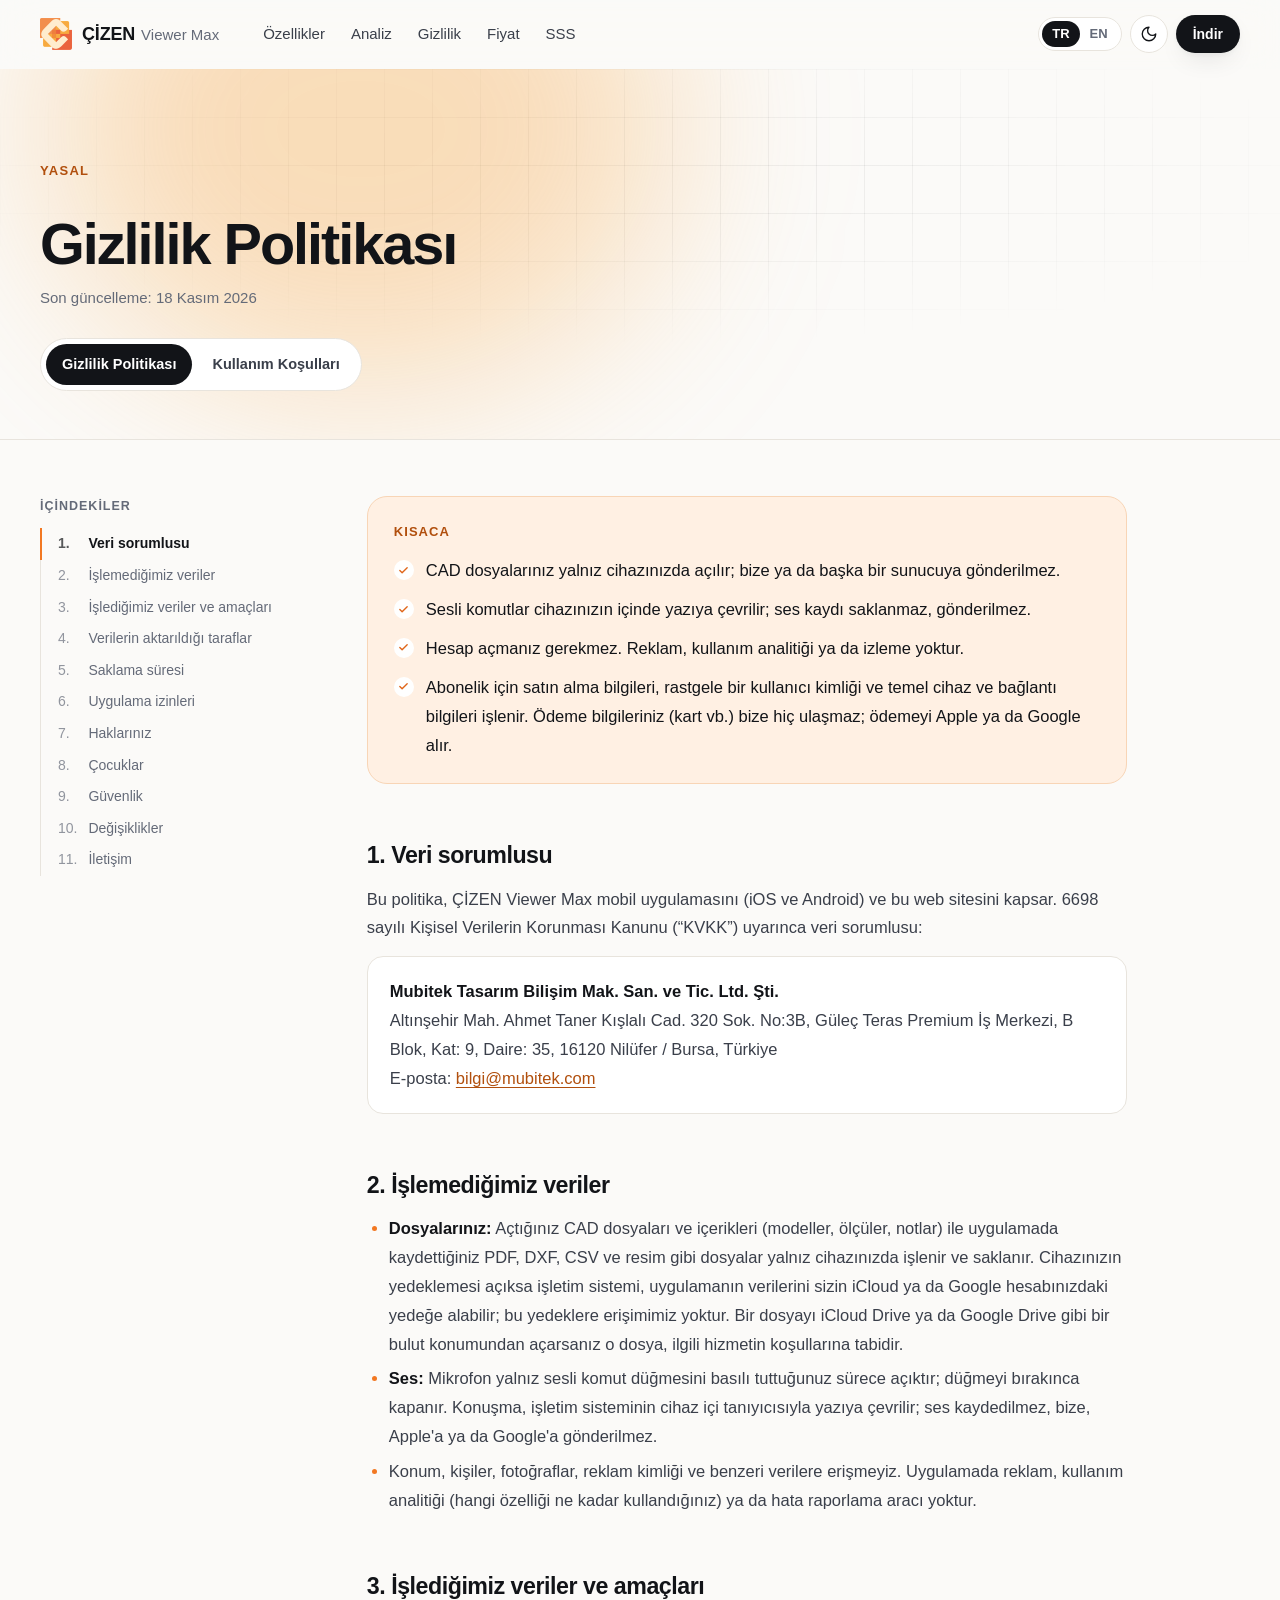
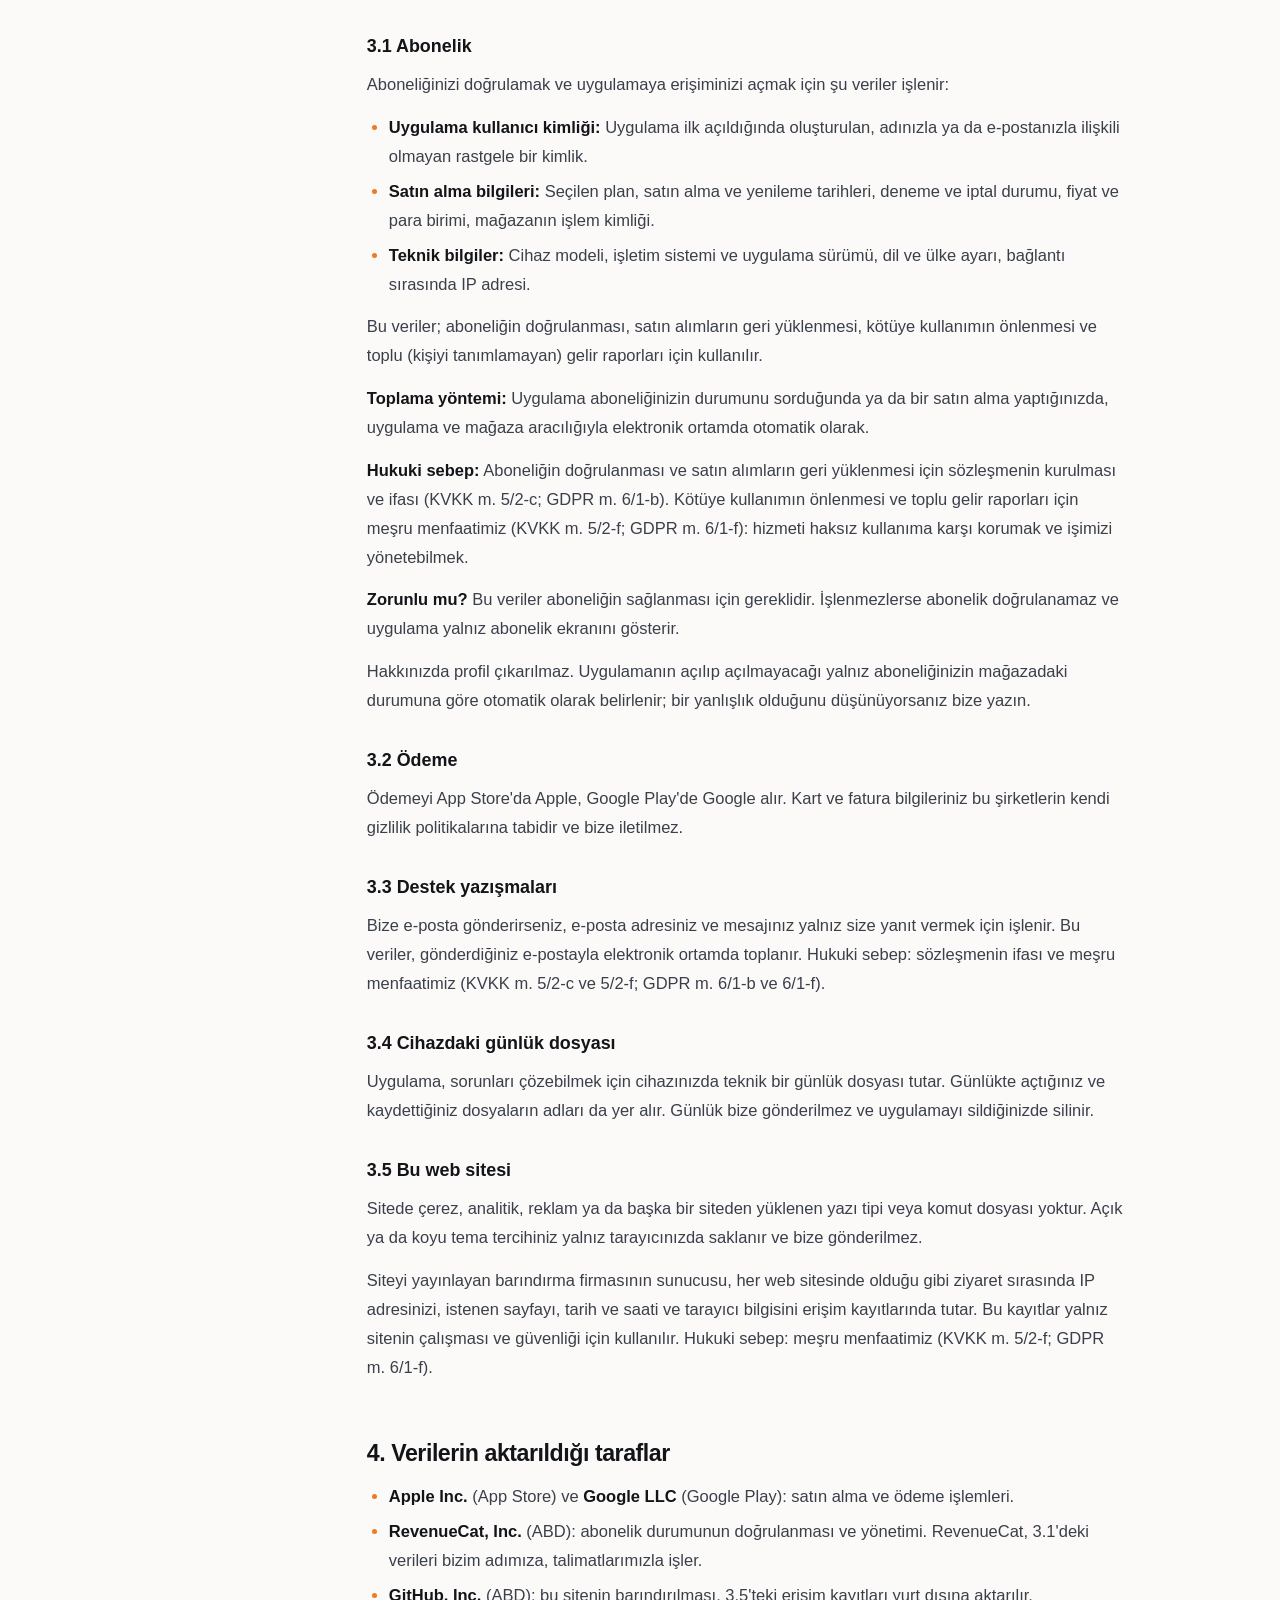
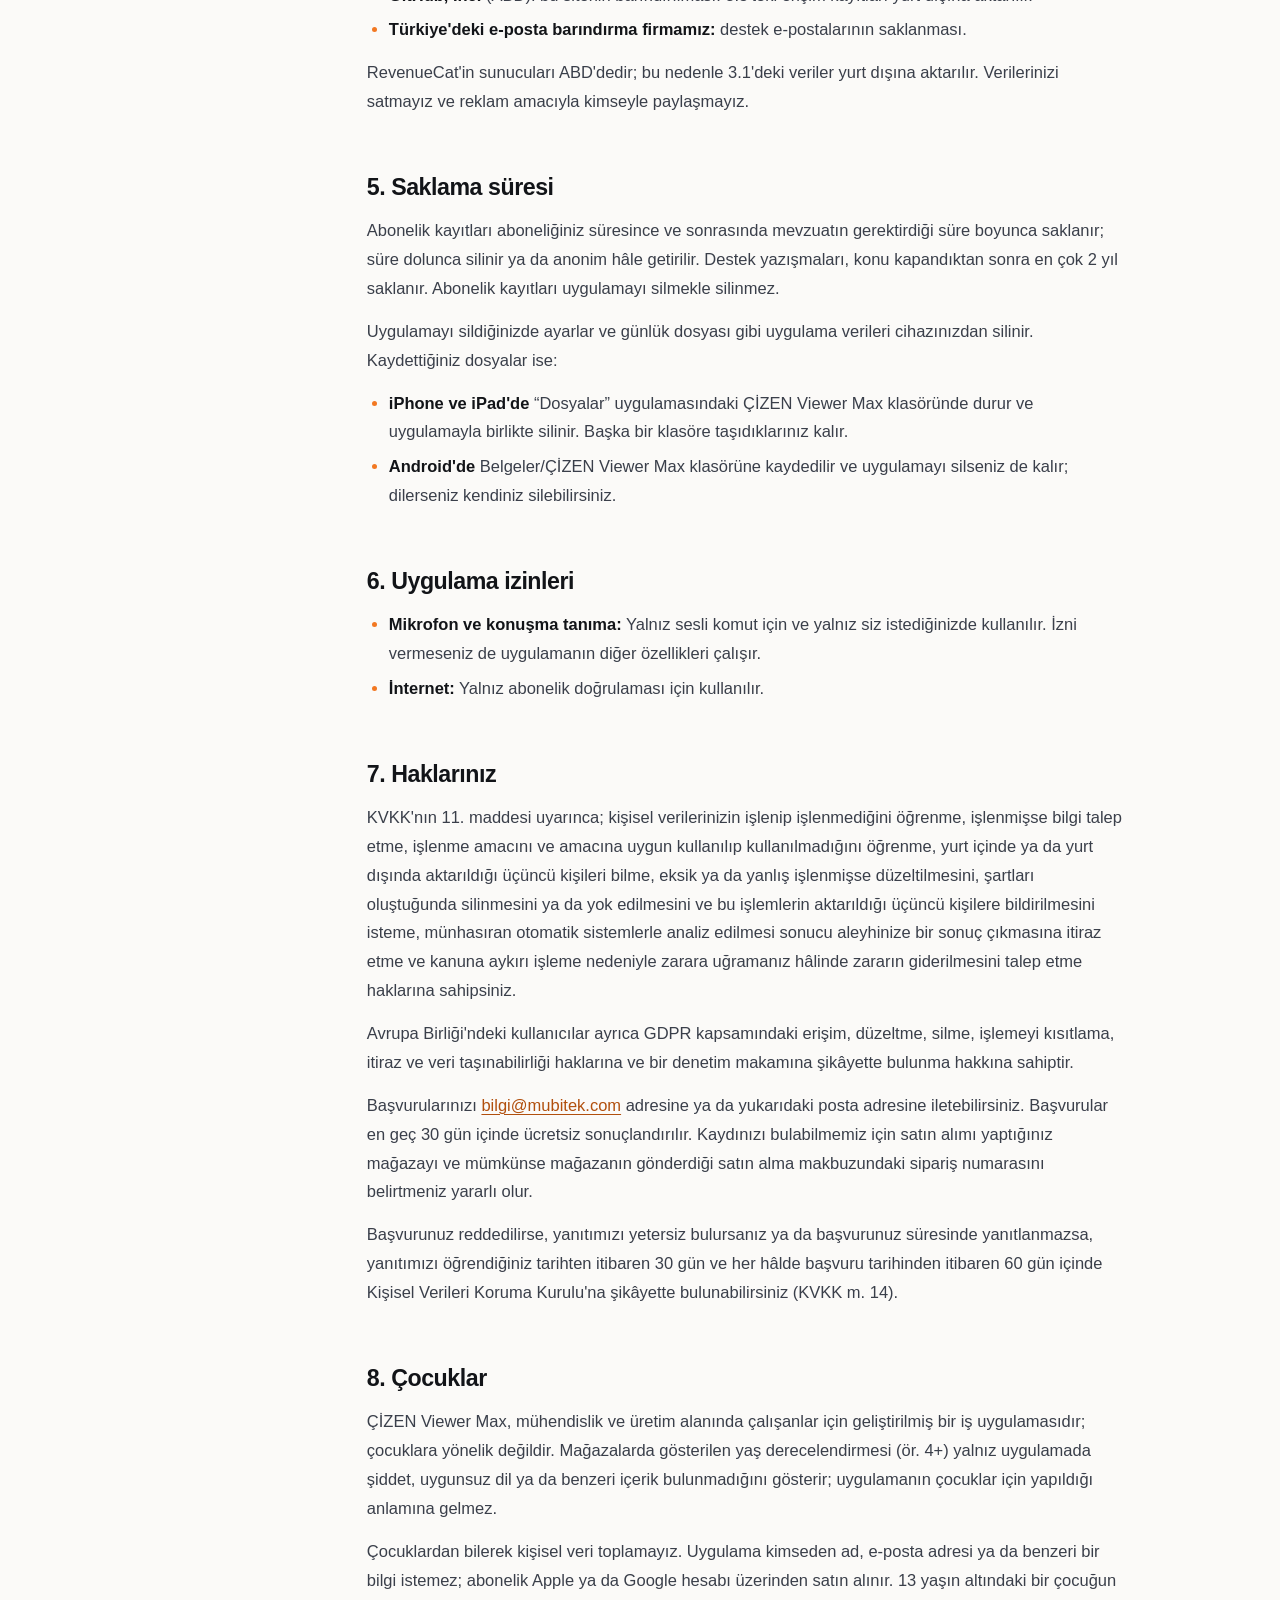
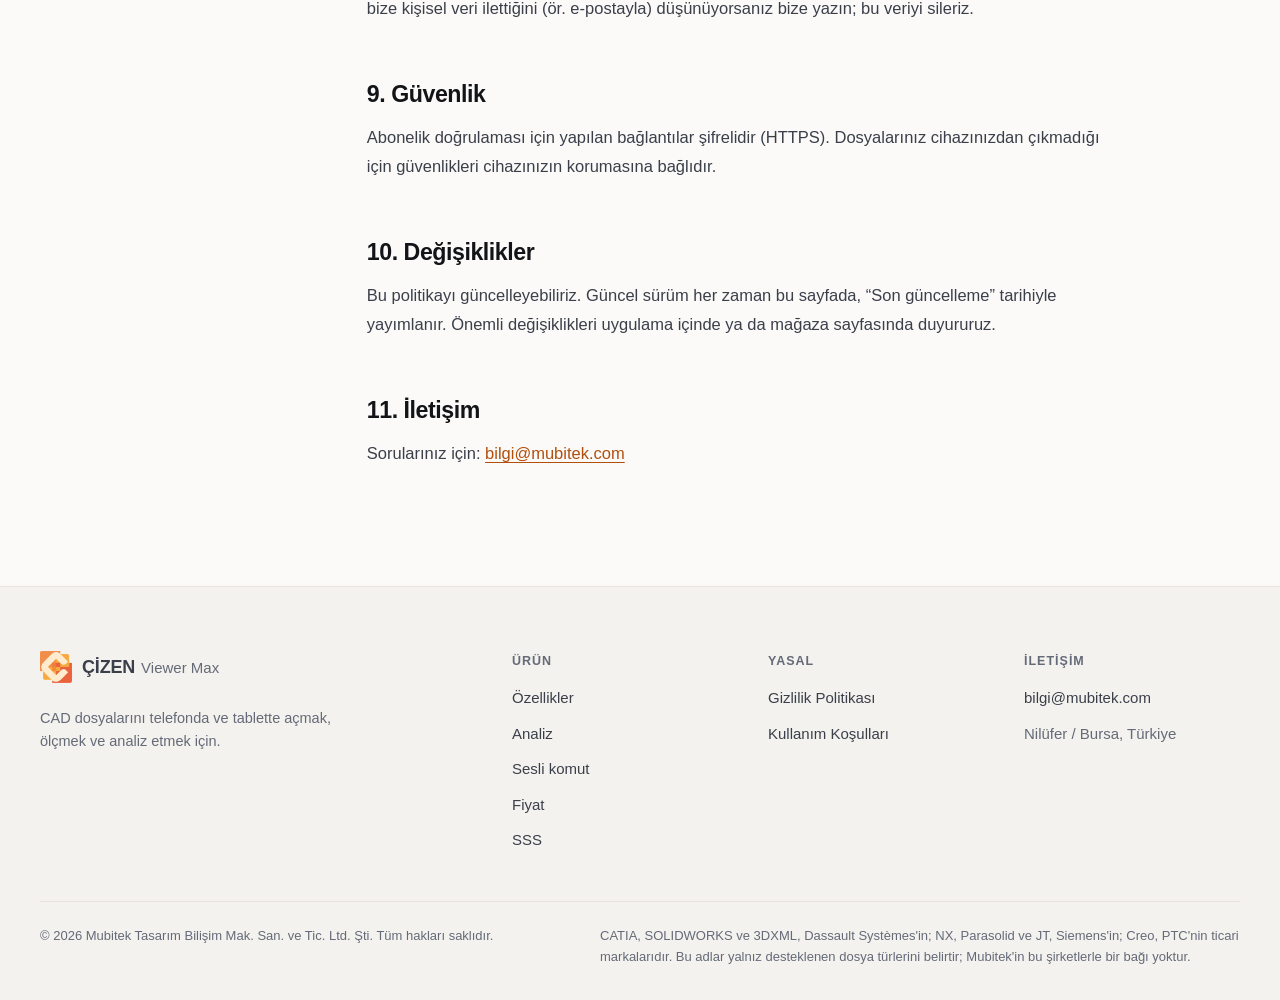
<file: gizlilik/index.html>
<!doctype html>
<html lang="tr">
<head>
<meta charset="utf-8">
<meta name="viewport" content="width=device-width, initial-scale=1, viewport-fit=cover">
<title>Gizlilik Politikası – ÇİZEN Viewer Max</title>
<meta name="description" content="ÇİZEN Viewer Max mobil uygulamasının gizlilik politikası ve KVKK aydınlatma metni.">
<link rel="canonical" href="https://evoksoftwareorganization.github.io/cizenviewer-max-web/gizlilik/">
<link rel="alternate" hreflang="tr" href="https://evoksoftwareorganization.github.io/cizenviewer-max-web/gizlilik/">
<link rel="alternate" hreflang="en" href="https://evoksoftwareorganization.github.io/cizenviewer-max-web/en/privacy/">
<link rel="alternate" hreflang="x-default" href="https://evoksoftwareorganization.github.io/cizenviewer-max-web/gizlilik/">
<meta property="og:url" content="https://evoksoftwareorganization.github.io/cizenviewer-max-web/gizlilik/">
<meta name="theme-color" content="#fbfaf8" media="(prefers-color-scheme: light)">
<meta name="theme-color" content="#0a0b0e" media="(prefers-color-scheme: dark)">
<meta property="og:type" content="website">
<meta property="og:site_name" content="ÇİZEN Viewer Max">
<meta property="og:title" content="Gizlilik Politikası – ÇİZEN Viewer Max">
<meta property="og:description" content="ÇİZEN Viewer Max mobil uygulamasının gizlilik politikası ve KVKK aydınlatma metni.">
<meta property="og:image" content="https://evoksoftwareorganization.github.io/cizenviewer-max-web/assets/img/og-image.jpg">
<meta property="og:image:width" content="1200">
<meta property="og:image:height" content="628">
<meta property="og:locale" content="tr_TR">
<meta name="twitter:card" content="summary_large_image">
<link rel="icon" type="image/png" sizes="32x32" href="../assets/img/favicon-32.png">
<link rel="icon" type="image/png" sizes="64x64" href="../assets/img/favicon-64.png">
<link rel="apple-touch-icon" href="../assets/img/apple-touch-icon.png">
<link rel="stylesheet" href="../assets/style.css?v=20261125-1">
<script>(function(){var d=document.documentElement,t;d.classList.add('js');try{t=localStorage.getItem('cizen-theme')}catch(e){}if(t!=='light'&&t!=='dark'){t=window.matchMedia&&matchMedia('(prefers-color-scheme: dark)').matches?'dark':'light'}d.setAttribute('data-theme',t)})();</script>
<script src="../assets/site.js?v=20261125-1" defer></script>
</head>
<body>
<a class="skip" href="#main">İçeriğe geç</a>
<header class="nav" data-nav>
  <div class="container nav-inner">
    <a class="brand" href="../" aria-label="ÇİZEN Viewer Max – Ana sayfa">
      <img src="../assets/img/mark.png" width="32" height="32" alt="">
      <span class="brand-name">ÇİZEN<span>Viewer Max</span></span>
    </a>
    <nav class="nav-links" id="nav-menu" aria-label="Ana menü">
        <a href="../#ozellikler">Özellikler</a>
        <a href="../#analiz">Analiz</a>
        <a href="../#gizlilik">Gizlilik</a>
        <a href="../#fiyat">Fiyat</a>
        <a href="../#sss">SSS</a>
    </nav>
    <div class="nav-actions">
      <div class="lang" role="group" aria-label="Dil"><span aria-current="true">TR</span><a href="../en/privacy/" hreflang="en" lang="en">EN</a></div>
      <button class="icon-btn theme-toggle" type="button" aria-label="Koyu tema" aria-pressed="false" data-theme-toggle><svg class="i i-moon" viewBox="0 0 24 24" aria-hidden="true"><path d="M12 3a6 6 0 0 0 9 9 9 9 0 1 1-9-9Z"/></svg><svg class="i i-sun" viewBox="0 0 24 24" aria-hidden="true"><circle cx="12" cy="12" r="4"/><path d="M12 2v2M12 20v2M4.93 4.93l1.41 1.41M17.66 17.66l1.41 1.41M2 12h2M20 12h2M6.34 17.66l-1.41 1.41M19.07 4.93l-1.41 1.41"/></svg></button>
      <a class="btn btn-sm btn-primary nav-cta" href="../#indir">İndir</a>
      <button class="icon-btn menu-toggle" type="button" aria-label="Menü" aria-expanded="false" aria-controls="nav-menu" data-menu-toggle><svg class="i i-menu" viewBox="0 0 24 24" aria-hidden="true"><path d="M4 7h16M4 12h16M4 17h16"/></svg><svg class="i i-close" viewBox="0 0 24 24" aria-hidden="true"><path d="M18 6 6 18M6 6l12 12"/></svg></button>
    </div>
  </div>
</header>

<main id="main">
  <section class="doc-hero">
    <div class="hero-bg" aria-hidden="true"><div class="grid-bg"></div><div class="glow g1"></div></div>
    <div class="container">
      <span class="kicker">Yasal</span>
      <h1>Gizlilik Politikası</h1>
      <p class="doc-meta">Son güncelleme: 18 Kasım 2026</p>
      <nav class="doc-switch" aria-label="Yasal"><a href="../gizlilik/" aria-current="page">Gizlilik Politikası</a><a href="../kosullar/">Kullanım Koşulları</a></nav>
    </div>
  </section>
  <div class="container doc-layout">
    <details class="toc" open data-toc>
      <summary>İçindekiler</summary>
      <nav aria-label="İçindekiler">
        <p class="toc-title">İçindekiler</p>
        <ol>
          <li><a href="#veri-sorumlusu"><span>1.</span>Veri sorumlusu</a></li>
          <li><a href="#islemedigimiz-veriler"><span>2.</span>İşlemediğimiz veriler</a></li>
          <li><a href="#isledigimiz-veriler-ve-amaclari"><span>3.</span>İşlediğimiz veriler ve amaçları</a></li>
          <li><a href="#verilerin-aktarildigi-taraflar"><span>4.</span>Verilerin aktarıldığı taraflar</a></li>
          <li><a href="#saklama-suresi"><span>5.</span>Saklama süresi</a></li>
          <li><a href="#uygulama-izinleri"><span>6.</span>Uygulama izinleri</a></li>
          <li><a href="#haklariniz"><span>7.</span>Haklarınız</a></li>
          <li><a href="#cocuklar"><span>8.</span>Çocuklar</a></li>
          <li><a href="#guvenlik"><span>9.</span>Güvenlik</a></li>
          <li><a href="#degisiklikler"><span>10.</span>Değişiklikler</a></li>
          <li><a href="#iletisim"><span>11.</span>İletişim</a></li>
        </ol>
      </nav>
    </details>
    <article class="prose">

    <div class="summary">
      <p class="summary-title">Kısaca</p>
      <ul>
        <li>CAD dosyalarınız yalnız cihazınızda açılır; bize ya da başka bir sunucuya gönderilmez.</li>
        <li>Sesli komutlar cihazınızın içinde yazıya çevrilir; ses kaydı saklanmaz, gönderilmez.</li>
        <li>Hesap açmanız gerekmez. Reklam, kullanım analitiği ya da izleme yoktur.</li>
        <li>Abonelik için satın alma bilgileri, rastgele bir kullanıcı kimliği ve temel cihaz ve
          bağlantı bilgileri işlenir. Ödeme bilgileriniz (kart vb.) bize hiç ulaşmaz; ödemeyi Apple
          ya da Google alır.</li>
      </ul>
    </div>

    <h2 id="veri-sorumlusu">1. Veri sorumlusu</h2>
    <p>Bu politika, ÇİZEN Viewer Max mobil uygulamasını (iOS ve Android) ve bu web sitesini
      kapsar. 6698 sayılı Kişisel Verilerin Korunması Kanunu (“KVKK”) uyarınca veri sorumlusu:</p>
    <address class="contact">
      <strong>Mubitek Tasarım Bilişim Mak. San. ve Tic. Ltd. Şti.</strong><br>
      Altınşehir Mah. Ahmet Taner Kışlalı Cad. 320 Sok. No:3B, Güleç Teras Premium İş Merkezi,
      B Blok, Kat: 9, Daire: 35, 16120 Nilüfer / Bursa, Türkiye<br>
      E-posta: <a href="mailto:bilgi@mubitek.com">bilgi@mubitek.com</a>
    </address>

    <h2 id="islemedigimiz-veriler">2. İşlemediğimiz veriler</h2>
    <ul>
      <li><strong>Dosyalarınız:</strong> Açtığınız CAD dosyaları ve içerikleri (modeller, ölçüler,
        notlar) ile uygulamada kaydettiğiniz PDF, DXF, CSV ve resim gibi dosyalar yalnız cihazınızda
        işlenir ve saklanır. Cihazınızın yedeklemesi açıksa işletim sistemi, uygulamanın verilerini
        sizin iCloud ya da Google hesabınızdaki yedeğe alabilir; bu yedeklere erişimimiz yoktur. Bir
        dosyayı iCloud Drive ya da Google Drive gibi bir bulut konumundan açarsanız o dosya, ilgili
        hizmetin koşullarına tabidir.</li>
      <li><strong>Ses:</strong> Mikrofon yalnız sesli komut düğmesini basılı tuttuğunuz sürece
        açıktır; düğmeyi bırakınca kapanır. Konuşma, işletim sisteminin cihaz içi tanıyıcısıyla
        yazıya çevrilir; ses kaydedilmez, bize, Apple'a ya da Google'a gönderilmez.</li>
      <li>Konum, kişiler, fotoğraflar, reklam kimliği ve benzeri verilere erişmeyiz. Uygulamada
        reklam, kullanım analitiği (hangi özelliği ne kadar kullandığınız) ya da hata raporlama aracı
        yoktur.</li>
    </ul>

    <h2 id="isledigimiz-veriler-ve-amaclari">3. İşlediğimiz veriler ve amaçları</h2>
    <h3>3.1 Abonelik</h3>
    <p>Aboneliğinizi doğrulamak ve uygulamaya erişiminizi açmak için şu veriler işlenir:</p>
    <ul>
      <li><strong>Uygulama kullanıcı kimliği:</strong> Uygulama ilk açıldığında oluşturulan, adınızla
        ya da e-postanızla ilişkili olmayan rastgele bir kimlik.</li>
      <li><strong>Satın alma bilgileri:</strong> Seçilen plan, satın alma ve yenileme tarihleri,
        deneme ve iptal durumu, fiyat ve para birimi, mağazanın işlem kimliği.</li>
      <li><strong>Teknik bilgiler:</strong> Cihaz modeli, işletim sistemi ve uygulama sürümü, dil ve
        ülke ayarı, bağlantı sırasında IP adresi.</li>
    </ul>
    <p>Bu veriler; aboneliğin doğrulanması, satın alımların geri yüklenmesi, kötüye kullanımın
      önlenmesi ve toplu (kişiyi tanımlamayan) gelir raporları için kullanılır.</p>
    <p><strong>Toplama yöntemi:</strong> Uygulama aboneliğinizin durumunu sorduğunda ya da bir satın
      alma yaptığınızda, uygulama ve mağaza aracılığıyla elektronik ortamda otomatik olarak.</p>
    <p><strong>Hukuki sebep:</strong> Aboneliğin doğrulanması ve satın alımların geri yüklenmesi
      için sözleşmenin kurulması ve ifası (KVKK m. 5/2-c; GDPR m. 6/1-b). Kötüye kullanımın
      önlenmesi ve toplu gelir raporları için meşru menfaatimiz (KVKK m. 5/2-f; GDPR m. 6/1-f):
      hizmeti haksız kullanıma karşı korumak ve işimizi yönetebilmek.</p>
    <p><strong>Zorunlu mu?</strong> Bu veriler aboneliğin sağlanması için gereklidir. İşlenmezlerse
      abonelik doğrulanamaz ve uygulama yalnız abonelik ekranını gösterir.</p>
    <p>Hakkınızda profil çıkarılmaz. Uygulamanın açılıp açılmayacağı yalnız aboneliğinizin
      mağazadaki durumuna göre otomatik olarak belirlenir; bir yanlışlık olduğunu düşünüyorsanız
      bize yazın.</p>

    <h3>3.2 Ödeme</h3>
    <p>Ödemeyi App Store'da Apple, Google Play'de Google alır. Kart ve fatura bilgileriniz bu
      şirketlerin kendi gizlilik politikalarına tabidir ve bize iletilmez.</p>

    <h3>3.3 Destek yazışmaları</h3>
    <p>Bize e-posta gönderirseniz, e-posta adresiniz ve mesajınız yalnız size yanıt vermek için
      işlenir. Bu veriler, gönderdiğiniz e-postayla elektronik ortamda toplanır. Hukuki sebep:
      sözleşmenin ifası ve meşru menfaatimiz (KVKK m. 5/2-c ve 5/2-f; GDPR m. 6/1-b ve 6/1-f).</p>

    <h3>3.4 Cihazdaki günlük dosyası</h3>
    <p>Uygulama, sorunları çözebilmek için cihazınızda teknik bir günlük dosyası tutar. Günlükte
      açtığınız ve kaydettiğiniz dosyaların adları da yer alır. Günlük bize gönderilmez ve
      uygulamayı sildiğinizde silinir.</p>

    <h3>3.5 Bu web sitesi</h3>
    <p>Sitede çerez, analitik, reklam ya da başka bir siteden yüklenen yazı tipi veya komut dosyası
      yoktur. Açık ya da koyu tema tercihiniz yalnız tarayıcınızda saklanır ve bize gönderilmez.</p>
    <p>Siteyi yayınlayan barındırma firmasının sunucusu, her web sitesinde olduğu gibi ziyaret
      sırasında IP adresinizi, istenen sayfayı, tarih ve saati ve tarayıcı bilgisini erişim
      kayıtlarında tutar. Bu kayıtlar yalnız sitenin çalışması ve güvenliği için kullanılır.
      Hukuki sebep: meşru menfaatimiz (KVKK m. 5/2-f; GDPR m. 6/1-f).</p>

    <h2 id="verilerin-aktarildigi-taraflar">4. Verilerin aktarıldığı taraflar</h2>
    <ul>
      <li><strong>Apple Inc.</strong> (App Store) ve <strong>Google LLC</strong> (Google Play):
        satın alma ve ödeme işlemleri.</li>
      <li><strong>RevenueCat, Inc.</strong> (ABD): abonelik durumunun doğrulanması ve yönetimi.
        RevenueCat, 3.1'deki verileri bizim adımıza, talimatlarımızla işler.</li>
      <li><strong>GitHub, Inc.</strong> (ABD): bu sitenin barındırılması. 3.5'teki erişim kayıtları
        yurt dışına aktarılır.</li>
      <li><strong>Türkiye'deki e-posta barındırma firmamız:</strong> destek e-postalarının
        saklanması.</li>
    </ul>
    <p>RevenueCat'in sunucuları ABD'dedir; bu nedenle 3.1'deki veriler yurt dışına aktarılır.
      Verilerinizi satmayız ve reklam amacıyla kimseyle paylaşmayız.</p>

    <h2 id="saklama-suresi">5. Saklama süresi</h2>
    <p>Abonelik kayıtları aboneliğiniz süresince ve sonrasında mevzuatın gerektirdiği süre boyunca
      saklanır; süre dolunca silinir ya da anonim hâle getirilir. Destek yazışmaları, konu
      kapandıktan sonra en çok 2 yıl saklanır. Abonelik kayıtları uygulamayı silmekle silinmez.</p>
    <p>Uygulamayı sildiğinizde ayarlar ve günlük dosyası gibi uygulama verileri cihazınızdan
      silinir. Kaydettiğiniz dosyalar ise:</p>
    <ul>
      <li><strong>iPhone ve iPad'de</strong> “Dosyalar” uygulamasındaki ÇİZEN Viewer Max klasöründe
        durur ve uygulamayla birlikte silinir. Başka bir klasöre taşıdıklarınız kalır.</li>
      <li><strong>Android'de</strong> Belgeler/ÇİZEN Viewer Max klasörüne kaydedilir ve uygulamayı
        silseniz de kalır; dilerseniz kendiniz silebilirsiniz.</li>
    </ul>

    <h2 id="uygulama-izinleri">6. Uygulama izinleri</h2>
    <ul>
      <li><strong>Mikrofon ve konuşma tanıma:</strong> Yalnız sesli komut için ve yalnız siz
        istediğinizde kullanılır. İzni vermeseniz de uygulamanın diğer özellikleri çalışır.</li>
      <li><strong>İnternet:</strong> Yalnız abonelik doğrulaması için kullanılır.</li>
    </ul>

    <h2 id="haklariniz">7. Haklarınız</h2>
    <p>KVKK'nın 11. maddesi uyarınca; kişisel verilerinizin işlenip işlenmediğini öğrenme, işlenmişse
      bilgi talep etme, işlenme amacını ve amacına uygun kullanılıp kullanılmadığını öğrenme, yurt
      içinde ya da yurt dışında aktarıldığı üçüncü kişileri bilme, eksik ya da yanlış işlenmişse
      düzeltilmesini, şartları oluştuğunda silinmesini ya da yok edilmesini ve bu işlemlerin
      aktarıldığı üçüncü kişilere bildirilmesini isteme, münhasıran otomatik sistemlerle analiz
      edilmesi sonucu aleyhinize bir sonuç çıkmasına itiraz etme ve kanuna aykırı işleme nedeniyle
      zarara uğramanız hâlinde zararın giderilmesini talep etme haklarına sahipsiniz.</p>
    <p>Avrupa Birliği'ndeki kullanıcılar ayrıca GDPR kapsamındaki erişim, düzeltme, silme, işlemeyi
      kısıtlama, itiraz ve veri taşınabilirliği haklarına ve bir denetim makamına şikâyette bulunma
      hakkına sahiptir.</p>
    <p>Başvurularınızı <a href="mailto:bilgi@mubitek.com">bilgi@mubitek.com</a> adresine ya da
      yukarıdaki posta adresine iletebilirsiniz. Başvurular en geç 30 gün içinde ücretsiz
      sonuçlandırılır. Kaydınızı bulabilmemiz için satın alımı yaptığınız mağazayı ve mümkünse
      mağazanın gönderdiği satın alma makbuzundaki sipariş numarasını belirtmeniz yararlı olur.</p>
    <p>Başvurunuz reddedilirse, yanıtımızı yetersiz bulursanız ya da başvurunuz süresinde
      yanıtlanmazsa, yanıtımızı öğrendiğiniz tarihten itibaren 30 gün ve her hâlde başvuru
      tarihinden itibaren 60 gün içinde Kişisel Verileri Koruma Kurulu'na şikâyette bulunabilirsiniz
      (KVKK m. 14).</p>

    <h2 id="cocuklar">8. Çocuklar</h2>
    <p>ÇİZEN Viewer Max, mühendislik ve üretim alanında çalışanlar için geliştirilmiş bir iş
      uygulamasıdır; çocuklara yönelik değildir. Mağazalarda gösterilen yaş derecelendirmesi (ör. 4+)
      yalnız uygulamada şiddet, uygunsuz dil ya da benzeri içerik bulunmadığını gösterir; uygulamanın
      çocuklar için yapıldığı anlamına gelmez.</p>
    <p>Çocuklardan bilerek kişisel veri toplamayız. Uygulama kimseden ad, e-posta adresi ya da benzeri
      bir bilgi istemez; abonelik Apple ya da Google hesabı üzerinden satın alınır. 13 yaşın altındaki
      bir çocuğun bize kişisel veri ilettiğini (ör. e-postayla) düşünüyorsanız bize yazın; bu veriyi
      sileriz.</p>

    <h2 id="guvenlik">9. Güvenlik</h2>
    <p>Abonelik doğrulaması için yapılan bağlantılar şifrelidir (HTTPS). Dosyalarınız cihazınızdan
      çıkmadığı için güvenlikleri cihazınızın korumasına bağlıdır.</p>

    <h2 id="degisiklikler">10. Değişiklikler</h2>
    <p>Bu politikayı güncelleyebiliriz. Güncel sürüm her zaman bu sayfada, “Son güncelleme” tarihiyle
      yayımlanır. Önemli değişiklikleri uygulama içinde ya da mağaza sayfasında duyururuz.</p>

    <h2 id="iletisim">11. İletişim</h2>
    <p>Sorularınız için: <a href="mailto:bilgi@mubitek.com">bilgi@mubitek.com</a></p>
    </article>
  </div>
</main>
<footer class="footer">
  <div class="container">
    <div class="footer-grid">
      <div class="footer-about">
        <a class="brand" href="../" aria-label="ÇİZEN Viewer Max – Ana sayfa">
          <img src="../assets/img/mark.png" width="32" height="32" alt="">
          <span class="brand-name">ÇİZEN<span>Viewer Max</span></span>
        </a>
        <p>CAD dosyalarını telefonda ve tablette açmak, ölçmek ve analiz etmek için.</p>
      </div>
      <div>
        <h2>Ürün</h2>
        <ul>
          <li><a href="../#ozellikler">Özellikler</a></li>
          <li><a href="../#analiz">Analiz</a></li>
          <li><a href="../#sesli-komut">Sesli komut</a></li>
          <li><a href="../#fiyat">Fiyat</a></li>
          <li><a href="../#sss">SSS</a></li>
        </ul>
      </div>
      <div>
        <h2>Yasal</h2>
        <ul>
          <li><a href="../gizlilik/">Gizlilik Politikası</a></li>
          <li><a href="../kosullar/">Kullanım Koşulları</a></li>
        </ul>
      </div>
      <div>
        <h2>İletişim</h2>
        <ul>
          <li><a href="mailto:bilgi@mubitek.com">bilgi@mubitek.com</a></li>
          <li><span class="muted">Nilüfer / Bursa, Türkiye</span></li>
        </ul>
      </div>
    </div>
    <div class="footer-bottom">
      <p>© 2026 Mubitek Tasarım Bilişim Mak. San. ve Tic. Ltd. Şti. Tüm hakları saklıdır.</p>
      <p>CATIA, SOLIDWORKS ve 3DXML, Dassault Systèmes'in; NX, Parasolid ve JT, Siemens'in; Creo, PTC'nin ticari markalarıdır. Bu adlar yalnız desteklenen dosya türlerini belirtir; Mubitek'in bu şirketlerle bir bağı yoktur.</p>
    </div>
  </div>
</footer>
</body>
</html>
</file>
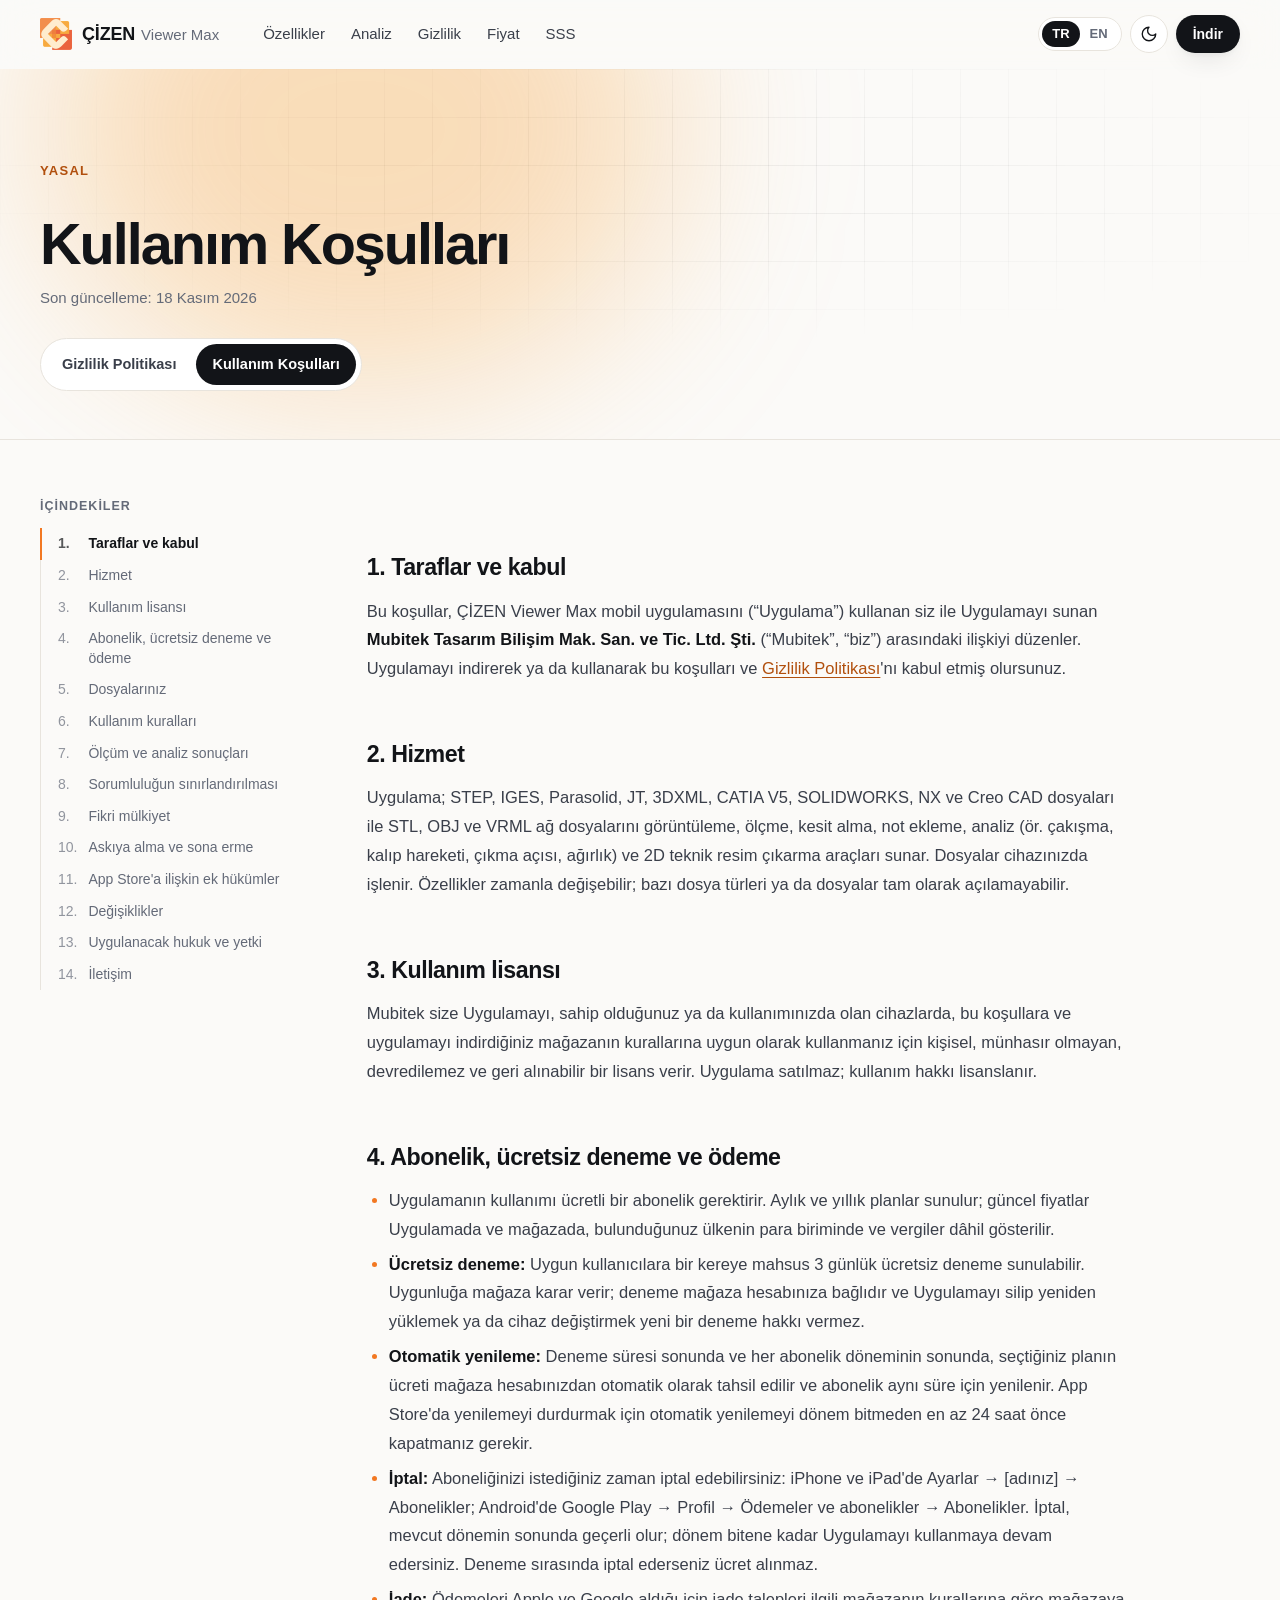
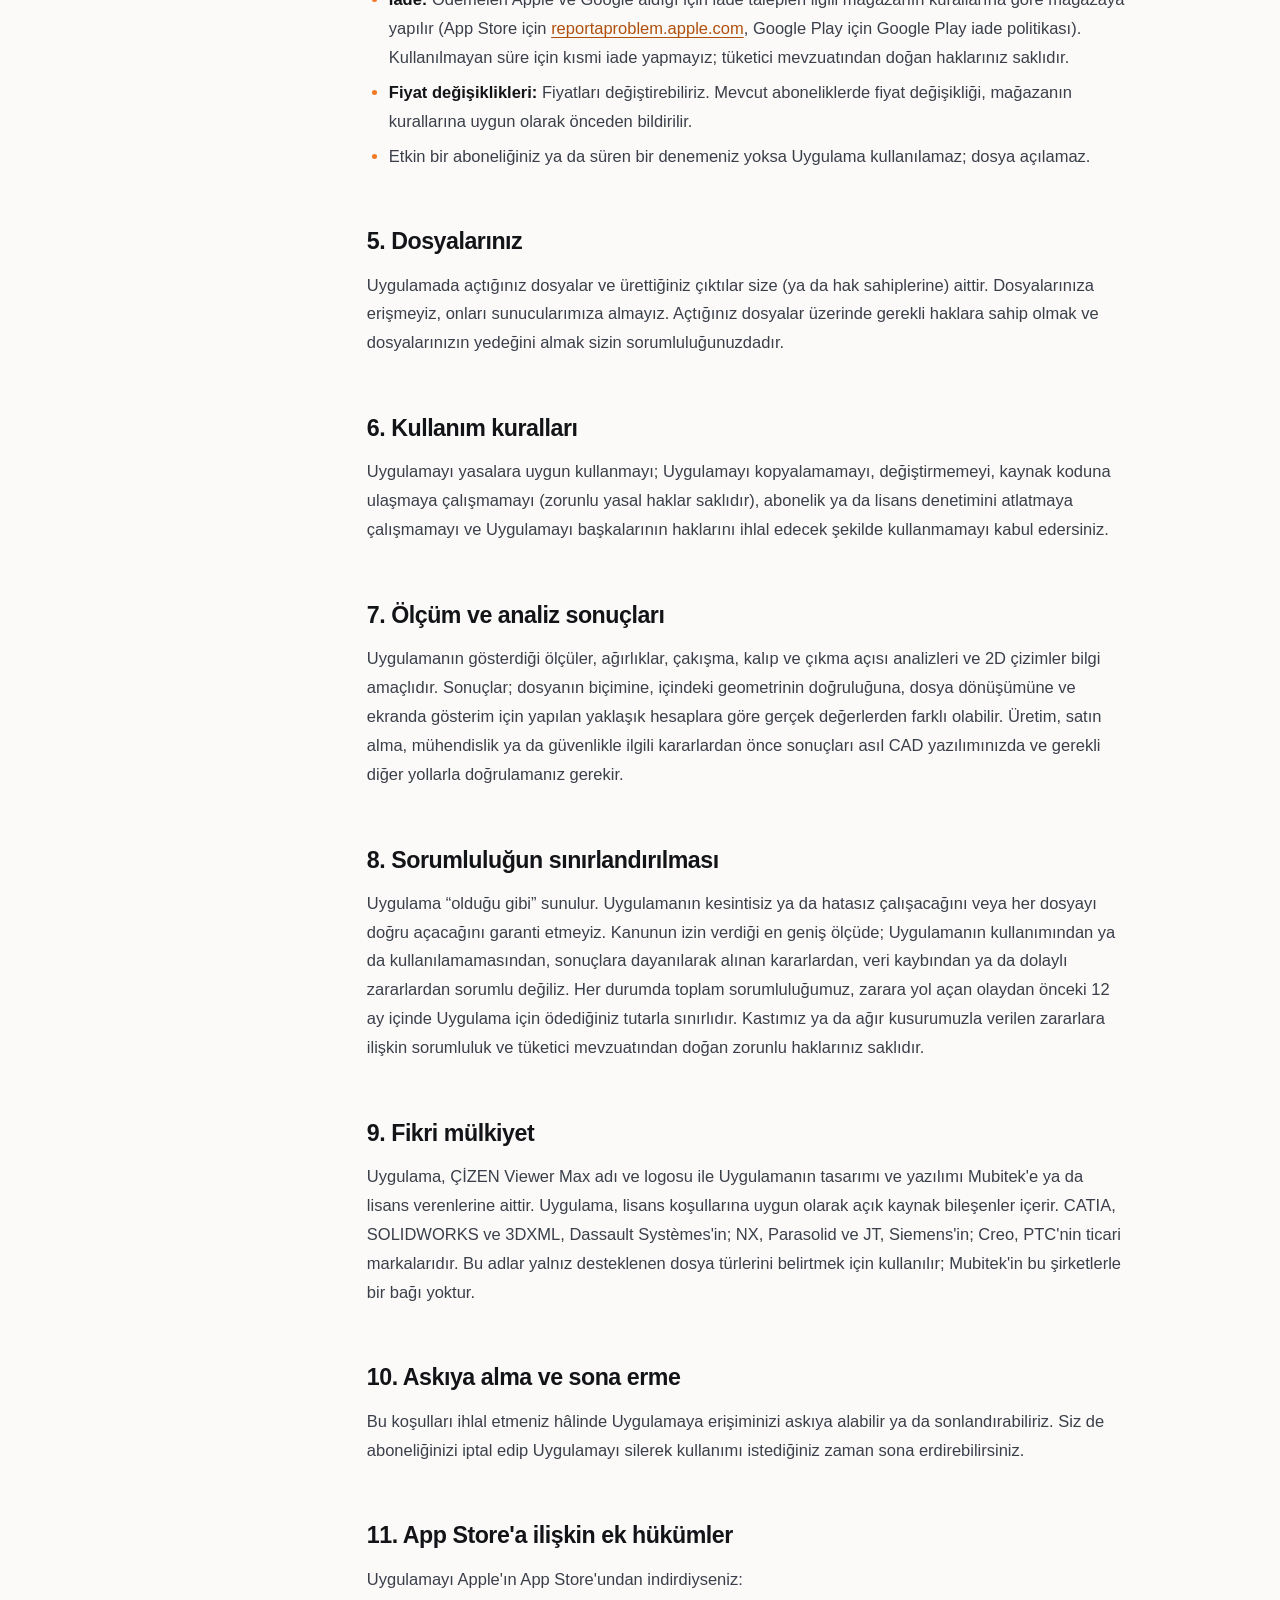
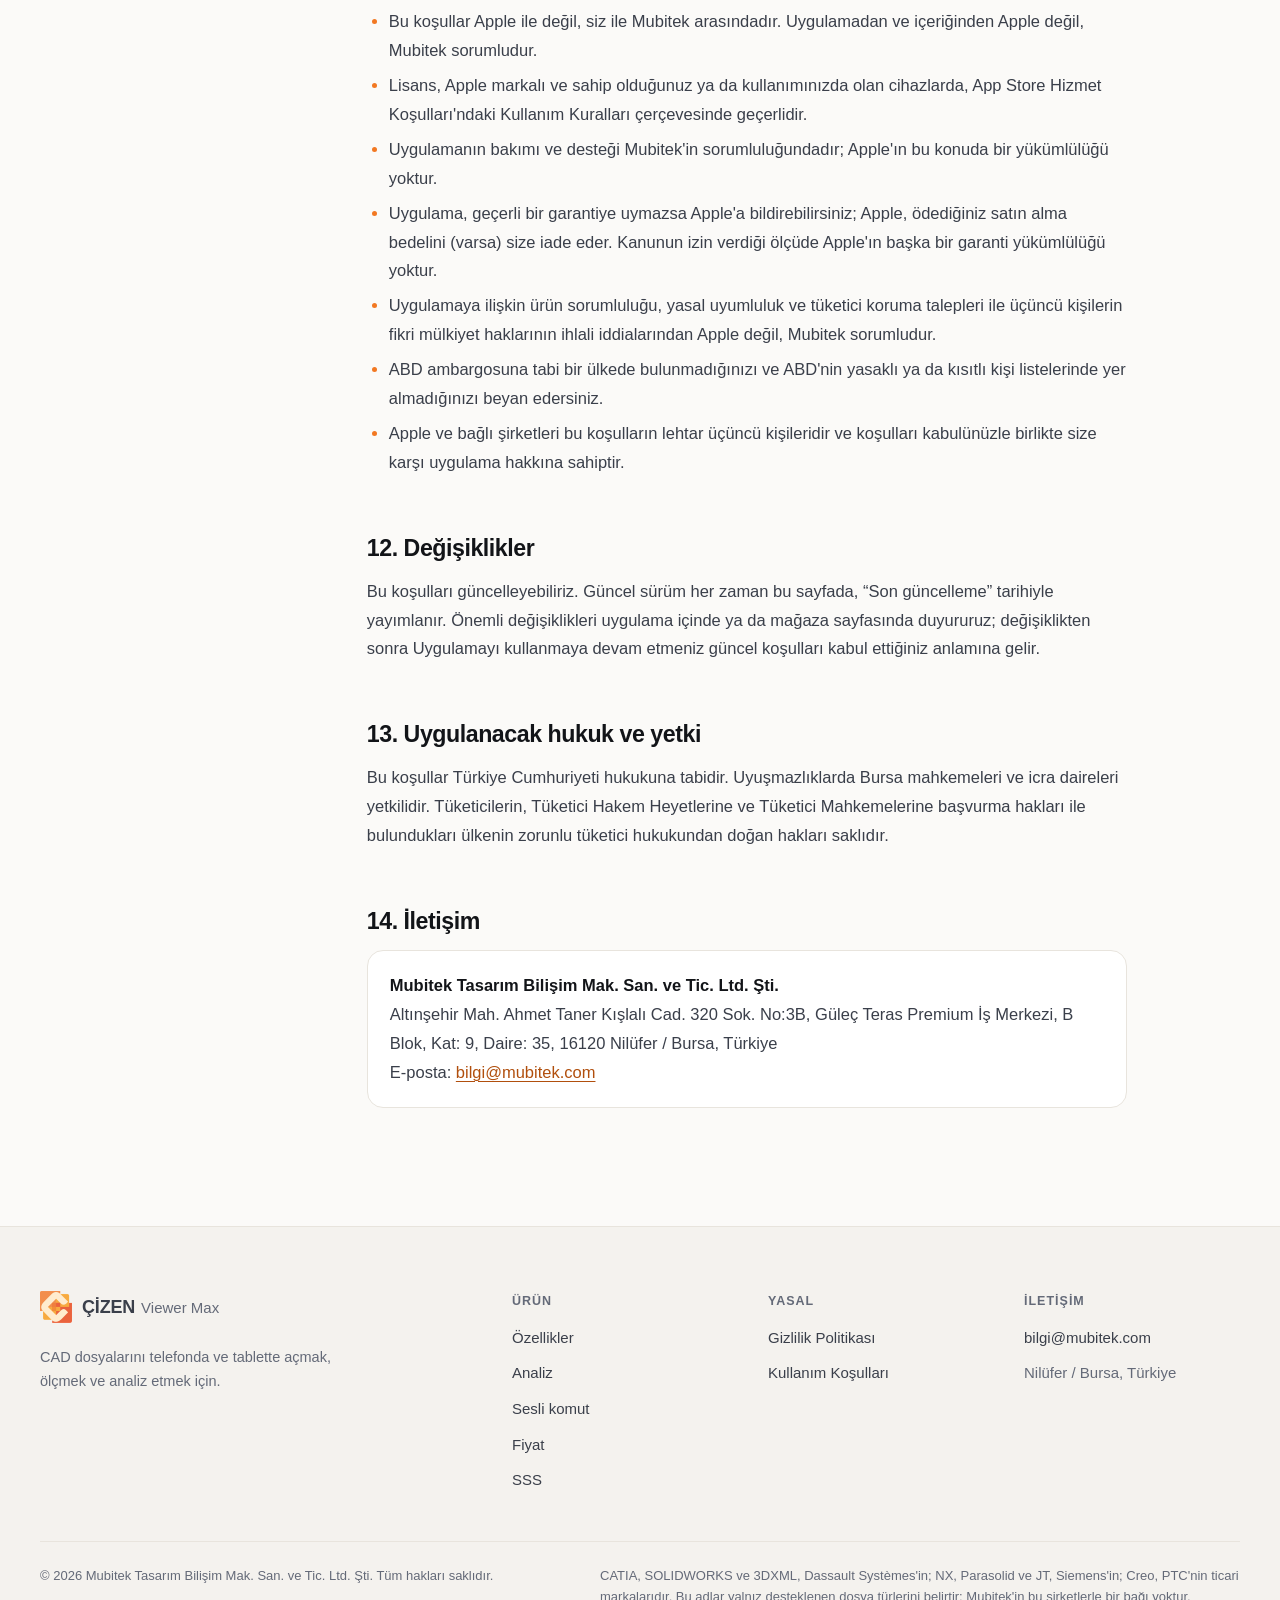
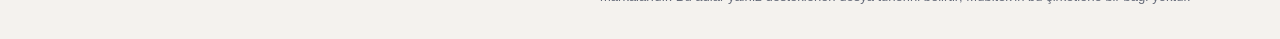
<file: kosullar/index.html>
<!doctype html>
<html lang="tr">
<head>
<meta charset="utf-8">
<meta name="viewport" content="width=device-width, initial-scale=1, viewport-fit=cover">
<title>Kullanım Koşulları – ÇİZEN Viewer Max</title>
<meta name="description" content="ÇİZEN Viewer Max mobil uygulamasının kullanım ve abonelik koşulları.">
<link rel="canonical" href="https://evoksoftwareorganization.github.io/cizenviewer-max-web/kosullar/">
<link rel="alternate" hreflang="tr" href="https://evoksoftwareorganization.github.io/cizenviewer-max-web/kosullar/">
<link rel="alternate" hreflang="en" href="https://evoksoftwareorganization.github.io/cizenviewer-max-web/en/terms/">
<link rel="alternate" hreflang="x-default" href="https://evoksoftwareorganization.github.io/cizenviewer-max-web/kosullar/">
<meta property="og:url" content="https://evoksoftwareorganization.github.io/cizenviewer-max-web/kosullar/">
<meta name="theme-color" content="#fbfaf8" media="(prefers-color-scheme: light)">
<meta name="theme-color" content="#0a0b0e" media="(prefers-color-scheme: dark)">
<meta property="og:type" content="website">
<meta property="og:site_name" content="ÇİZEN Viewer Max">
<meta property="og:title" content="Kullanım Koşulları – ÇİZEN Viewer Max">
<meta property="og:description" content="ÇİZEN Viewer Max mobil uygulamasının kullanım ve abonelik koşulları.">
<meta property="og:image" content="https://evoksoftwareorganization.github.io/cizenviewer-max-web/assets/img/og-image.jpg">
<meta property="og:image:width" content="1200">
<meta property="og:image:height" content="628">
<meta property="og:locale" content="tr_TR">
<meta name="twitter:card" content="summary_large_image">
<link rel="icon" type="image/png" sizes="32x32" href="../assets/img/favicon-32.png">
<link rel="icon" type="image/png" sizes="64x64" href="../assets/img/favicon-64.png">
<link rel="apple-touch-icon" href="../assets/img/apple-touch-icon.png">
<link rel="stylesheet" href="../assets/style.css?v=20261125-1">
<script>(function(){var d=document.documentElement,t;d.classList.add('js');try{t=localStorage.getItem('cizen-theme')}catch(e){}if(t!=='light'&&t!=='dark'){t=window.matchMedia&&matchMedia('(prefers-color-scheme: dark)').matches?'dark':'light'}d.setAttribute('data-theme',t)})();</script>
<script src="../assets/site.js?v=20261125-1" defer></script>
</head>
<body>
<a class="skip" href="#main">İçeriğe geç</a>
<header class="nav" data-nav>
  <div class="container nav-inner">
    <a class="brand" href="../" aria-label="ÇİZEN Viewer Max – Ana sayfa">
      <img src="../assets/img/mark.png" width="32" height="32" alt="">
      <span class="brand-name">ÇİZEN<span>Viewer Max</span></span>
    </a>
    <nav class="nav-links" id="nav-menu" aria-label="Ana menü">
        <a href="../#ozellikler">Özellikler</a>
        <a href="../#analiz">Analiz</a>
        <a href="../#gizlilik">Gizlilik</a>
        <a href="../#fiyat">Fiyat</a>
        <a href="../#sss">SSS</a>
    </nav>
    <div class="nav-actions">
      <div class="lang" role="group" aria-label="Dil"><span aria-current="true">TR</span><a href="../en/terms/" hreflang="en" lang="en">EN</a></div>
      <button class="icon-btn theme-toggle" type="button" aria-label="Koyu tema" aria-pressed="false" data-theme-toggle><svg class="i i-moon" viewBox="0 0 24 24" aria-hidden="true"><path d="M12 3a6 6 0 0 0 9 9 9 9 0 1 1-9-9Z"/></svg><svg class="i i-sun" viewBox="0 0 24 24" aria-hidden="true"><circle cx="12" cy="12" r="4"/><path d="M12 2v2M12 20v2M4.93 4.93l1.41 1.41M17.66 17.66l1.41 1.41M2 12h2M20 12h2M6.34 17.66l-1.41 1.41M19.07 4.93l-1.41 1.41"/></svg></button>
      <a class="btn btn-sm btn-primary nav-cta" href="../#indir">İndir</a>
      <button class="icon-btn menu-toggle" type="button" aria-label="Menü" aria-expanded="false" aria-controls="nav-menu" data-menu-toggle><svg class="i i-menu" viewBox="0 0 24 24" aria-hidden="true"><path d="M4 7h16M4 12h16M4 17h16"/></svg><svg class="i i-close" viewBox="0 0 24 24" aria-hidden="true"><path d="M18 6 6 18M6 6l12 12"/></svg></button>
    </div>
  </div>
</header>

<main id="main">
  <section class="doc-hero">
    <div class="hero-bg" aria-hidden="true"><div class="grid-bg"></div><div class="glow g1"></div></div>
    <div class="container">
      <span class="kicker">Yasal</span>
      <h1>Kullanım Koşulları</h1>
      <p class="doc-meta">Son güncelleme: 18 Kasım 2026</p>
      <nav class="doc-switch" aria-label="Yasal"><a href="../gizlilik/">Gizlilik Politikası</a><a href="../kosullar/" aria-current="page">Kullanım Koşulları</a></nav>
    </div>
  </section>
  <div class="container doc-layout">
    <details class="toc" open data-toc>
      <summary>İçindekiler</summary>
      <nav aria-label="İçindekiler">
        <p class="toc-title">İçindekiler</p>
        <ol>
          <li><a href="#taraflar-ve-kabul"><span>1.</span>Taraflar ve kabul</a></li>
          <li><a href="#hizmet"><span>2.</span>Hizmet</a></li>
          <li><a href="#kullanim-lisansi"><span>3.</span>Kullanım lisansı</a></li>
          <li><a href="#abonelik-ucretsiz-deneme-ve-odeme"><span>4.</span>Abonelik, ücretsiz deneme ve ödeme</a></li>
          <li><a href="#dosyalariniz"><span>5.</span>Dosyalarınız</a></li>
          <li><a href="#kullanim-kurallari"><span>6.</span>Kullanım kuralları</a></li>
          <li><a href="#olcum-ve-analiz-sonuclari"><span>7.</span>Ölçüm ve analiz sonuçları</a></li>
          <li><a href="#sorumlulugun-sinirlandirilmasi"><span>8.</span>Sorumluluğun sınırlandırılması</a></li>
          <li><a href="#fikri-mulkiyet"><span>9.</span>Fikri mülkiyet</a></li>
          <li><a href="#askiya-alma-ve-sona-erme"><span>10.</span>Askıya alma ve sona erme</a></li>
          <li><a href="#app-store-a-iliskin-ek-hukumler"><span>11.</span>App Store'a ilişkin ek hükümler</a></li>
          <li><a href="#degisiklikler"><span>12.</span>Değişiklikler</a></li>
          <li><a href="#uygulanacak-hukuk-ve-yetki"><span>13.</span>Uygulanacak hukuk ve yetki</a></li>
          <li><a href="#iletisim"><span>14.</span>İletişim</a></li>
        </ol>
      </nav>
    </details>
    <article class="prose">

    <h2 id="taraflar-ve-kabul">1. Taraflar ve kabul</h2>
    <p>Bu koşullar, ÇİZEN Viewer Max mobil uygulamasını (“Uygulama”) kullanan siz ile Uygulamayı sunan
      <strong>Mubitek Tasarım Bilişim Mak. San. ve Tic. Ltd. Şti.</strong> (“Mubitek”, “biz”)
      arasındaki ilişkiyi düzenler. Uygulamayı indirerek ya da kullanarak bu koşulları ve
      <a href="../gizlilik/">Gizlilik Politikası</a>'nı kabul etmiş olursunuz.</p>

    <h2 id="hizmet">2. Hizmet</h2>
    <p>Uygulama; STEP, IGES, Parasolid, JT, 3DXML, CATIA V5, SOLIDWORKS, NX ve Creo CAD dosyaları
      ile STL, OBJ ve VRML ağ dosyalarını görüntüleme, ölçme, kesit alma, not ekleme, analiz (ör.
      çakışma, kalıp hareketi, çıkma açısı, ağırlık) ve 2D teknik resim çıkarma araçları sunar. Dosyalar cihazınızda işlenir. Özellikler zamanla
      değişebilir; bazı dosya türleri ya da dosyalar tam olarak açılamayabilir.</p>

    <h2 id="kullanim-lisansi">3. Kullanım lisansı</h2>
    <p>Mubitek size Uygulamayı, sahip olduğunuz ya da kullanımınızda olan cihazlarda, bu koşullara ve
      uygulamayı indirdiğiniz mağazanın kurallarına uygun olarak kullanmanız için kişisel, münhasır
      olmayan, devredilemez ve geri alınabilir bir lisans verir. Uygulama satılmaz; kullanım hakkı
      lisanslanır.</p>

    <h2 id="abonelik-ucretsiz-deneme-ve-odeme">4. Abonelik, ücretsiz deneme ve ödeme</h2>
    <ul>
      <li>Uygulamanın kullanımı ücretli bir abonelik gerektirir. Aylık ve yıllık planlar sunulur;
        güncel fiyatlar Uygulamada ve mağazada, bulunduğunuz ülkenin para biriminde ve vergiler
        dâhil gösterilir.</li>
      <li><strong>Ücretsiz deneme:</strong> Uygun kullanıcılara bir kereye mahsus 3 günlük ücretsiz
        deneme sunulabilir. Uygunluğa mağaza karar verir; deneme mağaza hesabınıza bağlıdır ve
        Uygulamayı silip yeniden yüklemek ya da cihaz değiştirmek yeni bir deneme hakkı vermez.</li>
      <li><strong>Otomatik yenileme:</strong> Deneme süresi sonunda ve her abonelik döneminin
        sonunda, seçtiğiniz planın ücreti mağaza hesabınızdan otomatik olarak tahsil edilir ve
        abonelik aynı süre için yenilenir. App Store'da yenilemeyi durdurmak için otomatik
        yenilemeyi dönem bitmeden en az 24 saat önce kapatmanız gerekir.</li>
      <li><strong>İptal:</strong> Aboneliğinizi istediğiniz zaman iptal edebilirsiniz: iPhone ve
        iPad'de Ayarlar → [adınız] → Abonelikler; Android'de Google Play → Profil → Ödemeler ve
        abonelikler → Abonelikler. İptal, mevcut dönemin sonunda geçerli olur; dönem bitene kadar
        Uygulamayı kullanmaya devam edersiniz. Deneme sırasında iptal ederseniz ücret alınmaz.</li>
      <li><strong>İade:</strong> Ödemeleri Apple ve Google aldığı için iade talepleri ilgili
        mağazanın kurallarına göre mağazaya yapılır (App Store için
        <a href="https://reportaproblem.apple.com">reportaproblem.apple.com</a>, Google Play için
        Google Play iade politikası). Kullanılmayan süre için kısmi iade yapmayız; tüketici
        mevzuatından doğan haklarınız saklıdır.</li>
      <li><strong>Fiyat değişiklikleri:</strong> Fiyatları değiştirebiliriz. Mevcut aboneliklerde
        fiyat değişikliği, mağazanın kurallarına uygun olarak önceden bildirilir.</li>
      <li>Etkin bir aboneliğiniz ya da süren bir denemeniz yoksa Uygulama kullanılamaz; dosya
        açılamaz.</li>
    </ul>

    <h2 id="dosyalariniz">5. Dosyalarınız</h2>
    <p>Uygulamada açtığınız dosyalar ve ürettiğiniz çıktılar size (ya da hak sahiplerine) aittir.
      Dosyalarınıza erişmeyiz, onları sunucularımıza almayız. Açtığınız dosyalar üzerinde gerekli
      haklara sahip olmak ve dosyalarınızın yedeğini almak sizin sorumluluğunuzdadır.</p>

    <h2 id="kullanim-kurallari">6. Kullanım kuralları</h2>
    <p>Uygulamayı yasalara uygun kullanmayı; Uygulamayı kopyalamamayı, değiştirmemeyi, kaynak koduna
      ulaşmaya çalışmamayı (zorunlu yasal haklar saklıdır), abonelik ya da lisans denetimini
      atlatmaya çalışmamayı ve Uygulamayı başkalarının haklarını ihlal edecek şekilde
      kullanmamayı kabul edersiniz.</p>

    <h2 id="olcum-ve-analiz-sonuclari">7. Ölçüm ve analiz sonuçları</h2>
    <p>Uygulamanın gösterdiği ölçüler, ağırlıklar, çakışma, kalıp ve çıkma açısı analizleri ve 2D
      çizimler bilgi amaçlıdır. Sonuçlar; dosyanın biçimine, içindeki geometrinin doğruluğuna,
      dosya dönüşümüne ve ekranda gösterim için yapılan yaklaşık hesaplara göre gerçek değerlerden
      farklı olabilir. Üretim, satın alma, mühendislik ya da güvenlikle ilgili kararlardan önce
      sonuçları asıl CAD yazılımınızda ve gerekli diğer yollarla doğrulamanız gerekir.</p>

    <h2 id="sorumlulugun-sinirlandirilmasi">8. Sorumluluğun sınırlandırılması</h2>
    <p>Uygulama “olduğu gibi” sunulur. Uygulamanın kesintisiz ya da hatasız çalışacağını veya her
      dosyayı doğru açacağını garanti etmeyiz. Kanunun izin verdiği en geniş ölçüde; Uygulamanın
      kullanımından ya da kullanılamamasından, sonuçlara dayanılarak alınan kararlardan, veri
      kaybından ya da dolaylı zararlardan sorumlu değiliz. Her durumda toplam sorumluluğumuz, zarara
      yol açan olaydan önceki 12 ay içinde Uygulama için ödediğiniz tutarla sınırlıdır. Kastımız ya
      da ağır kusurumuzla verilen zararlara ilişkin sorumluluk ve tüketici mevzuatından doğan
      zorunlu haklarınız saklıdır.</p>

    <h2 id="fikri-mulkiyet">9. Fikri mülkiyet</h2>
    <p>Uygulama, ÇİZEN Viewer Max adı ve logosu ile Uygulamanın tasarımı ve yazılımı Mubitek'e ya da
      lisans verenlerine aittir. Uygulama, lisans koşullarına uygun olarak açık kaynak bileşenler
      içerir. CATIA, SOLIDWORKS ve 3DXML, Dassault Systèmes'in; NX, Parasolid ve JT, Siemens'in;
      Creo, PTC'nin ticari markalarıdır. Bu adlar yalnız desteklenen dosya türlerini belirtmek için
      kullanılır; Mubitek'in bu şirketlerle bir bağı yoktur.</p>

    <h2 id="askiya-alma-ve-sona-erme">10. Askıya alma ve sona erme</h2>
    <p>Bu koşulları ihlal etmeniz hâlinde Uygulamaya erişiminizi askıya alabilir ya da
      sonlandırabiliriz. Siz de aboneliğinizi iptal edip Uygulamayı silerek kullanımı istediğiniz
      zaman sona erdirebilirsiniz.</p>

    <h2 id="app-store-a-iliskin-ek-hukumler">11. App Store'a ilişkin ek hükümler</h2>
    <p>Uygulamayı Apple'ın App Store'undan indirdiyseniz:</p>
    <ul>
      <li>Bu koşullar Apple ile değil, siz ile Mubitek arasındadır. Uygulamadan ve içeriğinden
        Apple değil, Mubitek sorumludur.</li>
      <li>Lisans, Apple markalı ve sahip olduğunuz ya da kullanımınızda olan cihazlarda, App Store
        Hizmet Koşulları'ndaki Kullanım Kuralları çerçevesinde geçerlidir.</li>
      <li>Uygulamanın bakımı ve desteği Mubitek'in sorumluluğundadır; Apple'ın bu konuda bir
        yükümlülüğü yoktur.</li>
      <li>Uygulama, geçerli bir garantiye uymazsa Apple'a bildirebilirsiniz; Apple, ödediğiniz
        satın alma bedelini (varsa) size iade eder. Kanunun izin verdiği ölçüde Apple'ın başka bir
        garanti yükümlülüğü yoktur.</li>
      <li>Uygulamaya ilişkin ürün sorumluluğu, yasal uyumluluk ve tüketici koruma talepleri ile
        üçüncü kişilerin fikri mülkiyet haklarının ihlali iddialarından Apple değil, Mubitek
        sorumludur.</li>
      <li>ABD ambargosuna tabi bir ülkede bulunmadığınızı ve ABD'nin yasaklı ya da kısıtlı kişi
        listelerinde yer almadığınızı beyan edersiniz.</li>
      <li>Apple ve bağlı şirketleri bu koşulların lehtar üçüncü kişileridir ve koşulları
        kabulünüzle birlikte size karşı uygulama hakkına sahiptir.</li>
    </ul>

    <h2 id="degisiklikler">12. Değişiklikler</h2>
    <p>Bu koşulları güncelleyebiliriz. Güncel sürüm her zaman bu sayfada, “Son güncelleme” tarihiyle
      yayımlanır. Önemli değişiklikleri uygulama içinde ya da mağaza sayfasında duyururuz;
      değişiklikten sonra Uygulamayı kullanmaya devam etmeniz güncel koşulları kabul ettiğiniz
      anlamına gelir.</p>

    <h2 id="uygulanacak-hukuk-ve-yetki">13. Uygulanacak hukuk ve yetki</h2>
    <p>Bu koşullar Türkiye Cumhuriyeti hukukuna tabidir. Uyuşmazlıklarda Bursa mahkemeleri ve icra
      daireleri yetkilidir. Tüketicilerin, Tüketici Hakem Heyetlerine ve Tüketici Mahkemelerine
      başvurma hakları ile bulundukları ülkenin zorunlu tüketici hukukundan doğan hakları
      saklıdır.</p>

    <h2 id="iletisim">14. İletişim</h2>
    <address class="contact">
      <strong>Mubitek Tasarım Bilişim Mak. San. ve Tic. Ltd. Şti.</strong><br>
      Altınşehir Mah. Ahmet Taner Kışlalı Cad. 320 Sok. No:3B, Güleç Teras Premium İş Merkezi,
      B Blok, Kat: 9, Daire: 35, 16120 Nilüfer / Bursa, Türkiye<br>
      E-posta: <a href="mailto:bilgi@mubitek.com">bilgi@mubitek.com</a>
    </address>
    </article>
  </div>
</main>
<footer class="footer">
  <div class="container">
    <div class="footer-grid">
      <div class="footer-about">
        <a class="brand" href="../" aria-label="ÇİZEN Viewer Max – Ana sayfa">
          <img src="../assets/img/mark.png" width="32" height="32" alt="">
          <span class="brand-name">ÇİZEN<span>Viewer Max</span></span>
        </a>
        <p>CAD dosyalarını telefonda ve tablette açmak, ölçmek ve analiz etmek için.</p>
      </div>
      <div>
        <h2>Ürün</h2>
        <ul>
          <li><a href="../#ozellikler">Özellikler</a></li>
          <li><a href="../#analiz">Analiz</a></li>
          <li><a href="../#sesli-komut">Sesli komut</a></li>
          <li><a href="../#fiyat">Fiyat</a></li>
          <li><a href="../#sss">SSS</a></li>
        </ul>
      </div>
      <div>
        <h2>Yasal</h2>
        <ul>
          <li><a href="../gizlilik/">Gizlilik Politikası</a></li>
          <li><a href="../kosullar/">Kullanım Koşulları</a></li>
        </ul>
      </div>
      <div>
        <h2>İletişim</h2>
        <ul>
          <li><a href="mailto:bilgi@mubitek.com">bilgi@mubitek.com</a></li>
          <li><span class="muted">Nilüfer / Bursa, Türkiye</span></li>
        </ul>
      </div>
    </div>
    <div class="footer-bottom">
      <p>© 2026 Mubitek Tasarım Bilişim Mak. San. ve Tic. Ltd. Şti. Tüm hakları saklıdır.</p>
      <p>CATIA, SOLIDWORKS ve 3DXML, Dassault Systèmes'in; NX, Parasolid ve JT, Siemens'in; Creo, PTC'nin ticari markalarıdır. Bu adlar yalnız desteklenen dosya türlerini belirtir; Mubitek'in bu şirketlerle bir bağı yoktur.</p>
    </div>
  </div>
</footer>
</body>
</html>
</file>
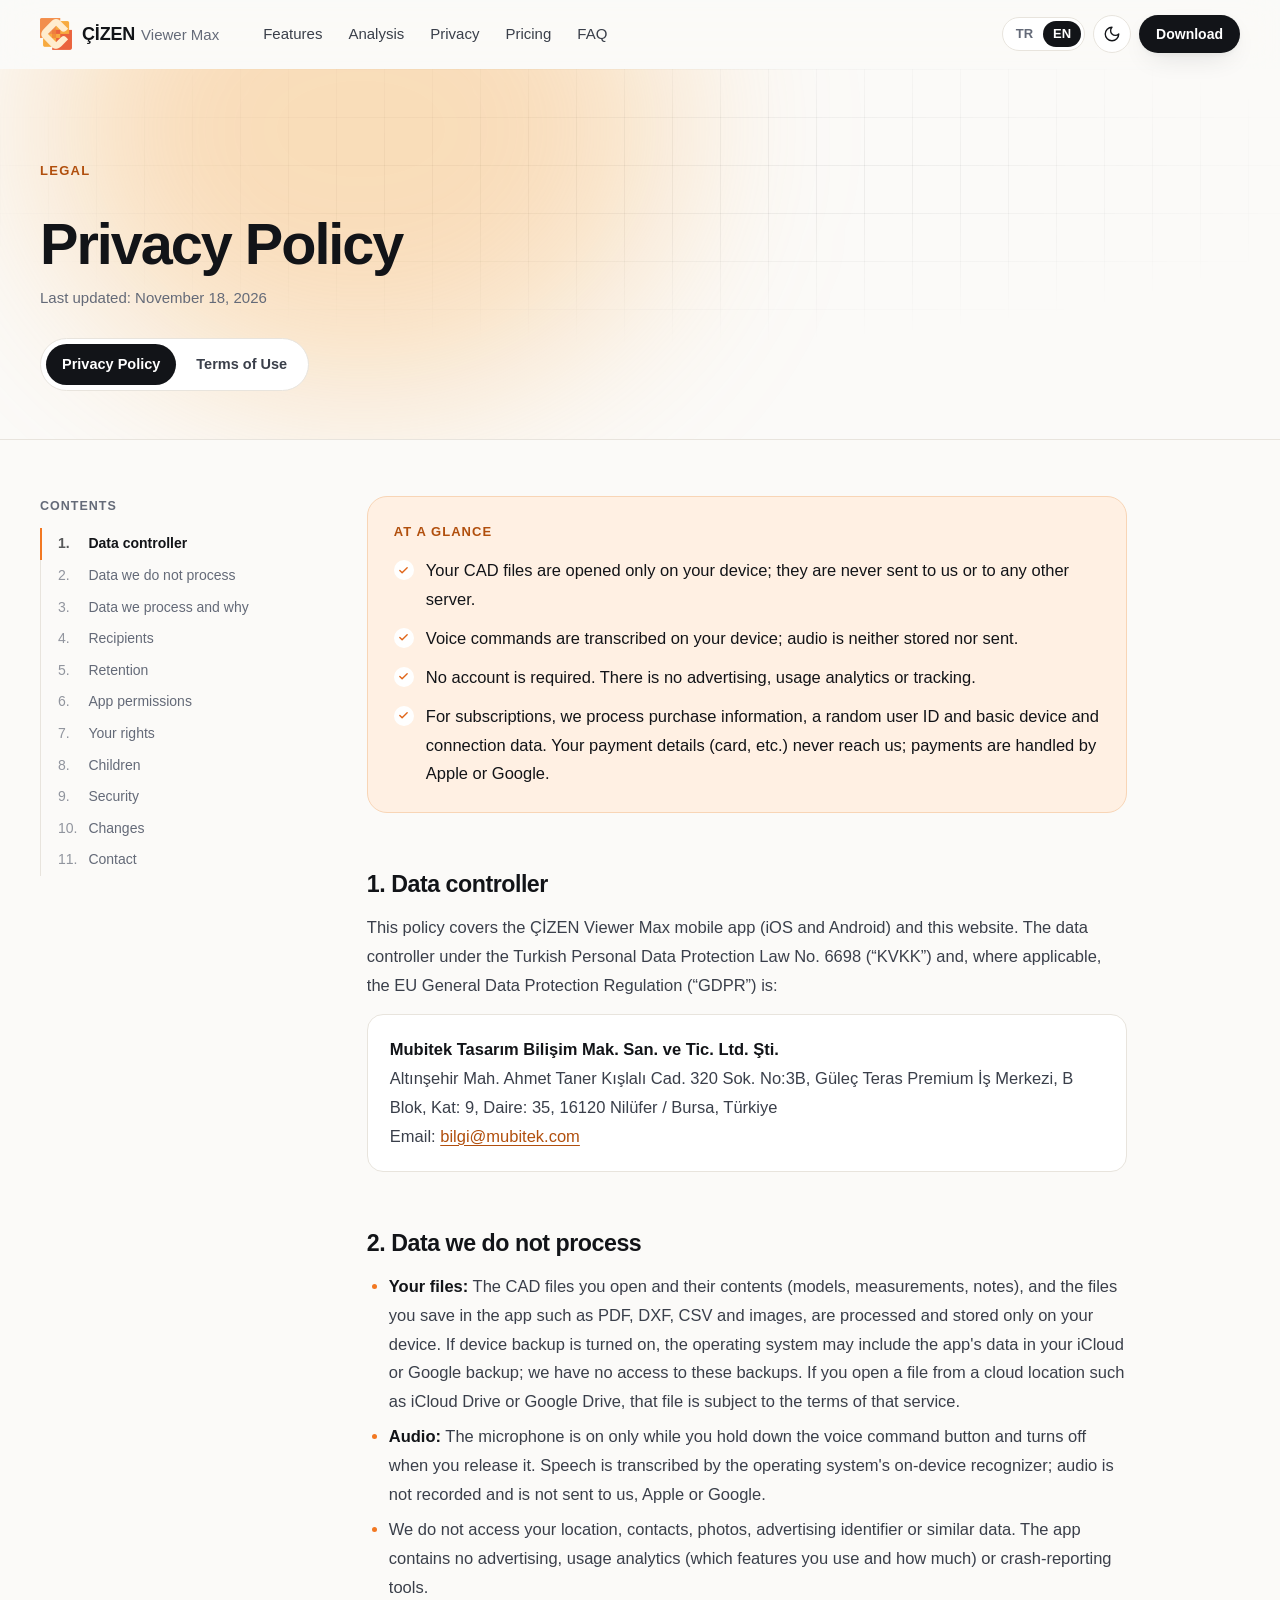
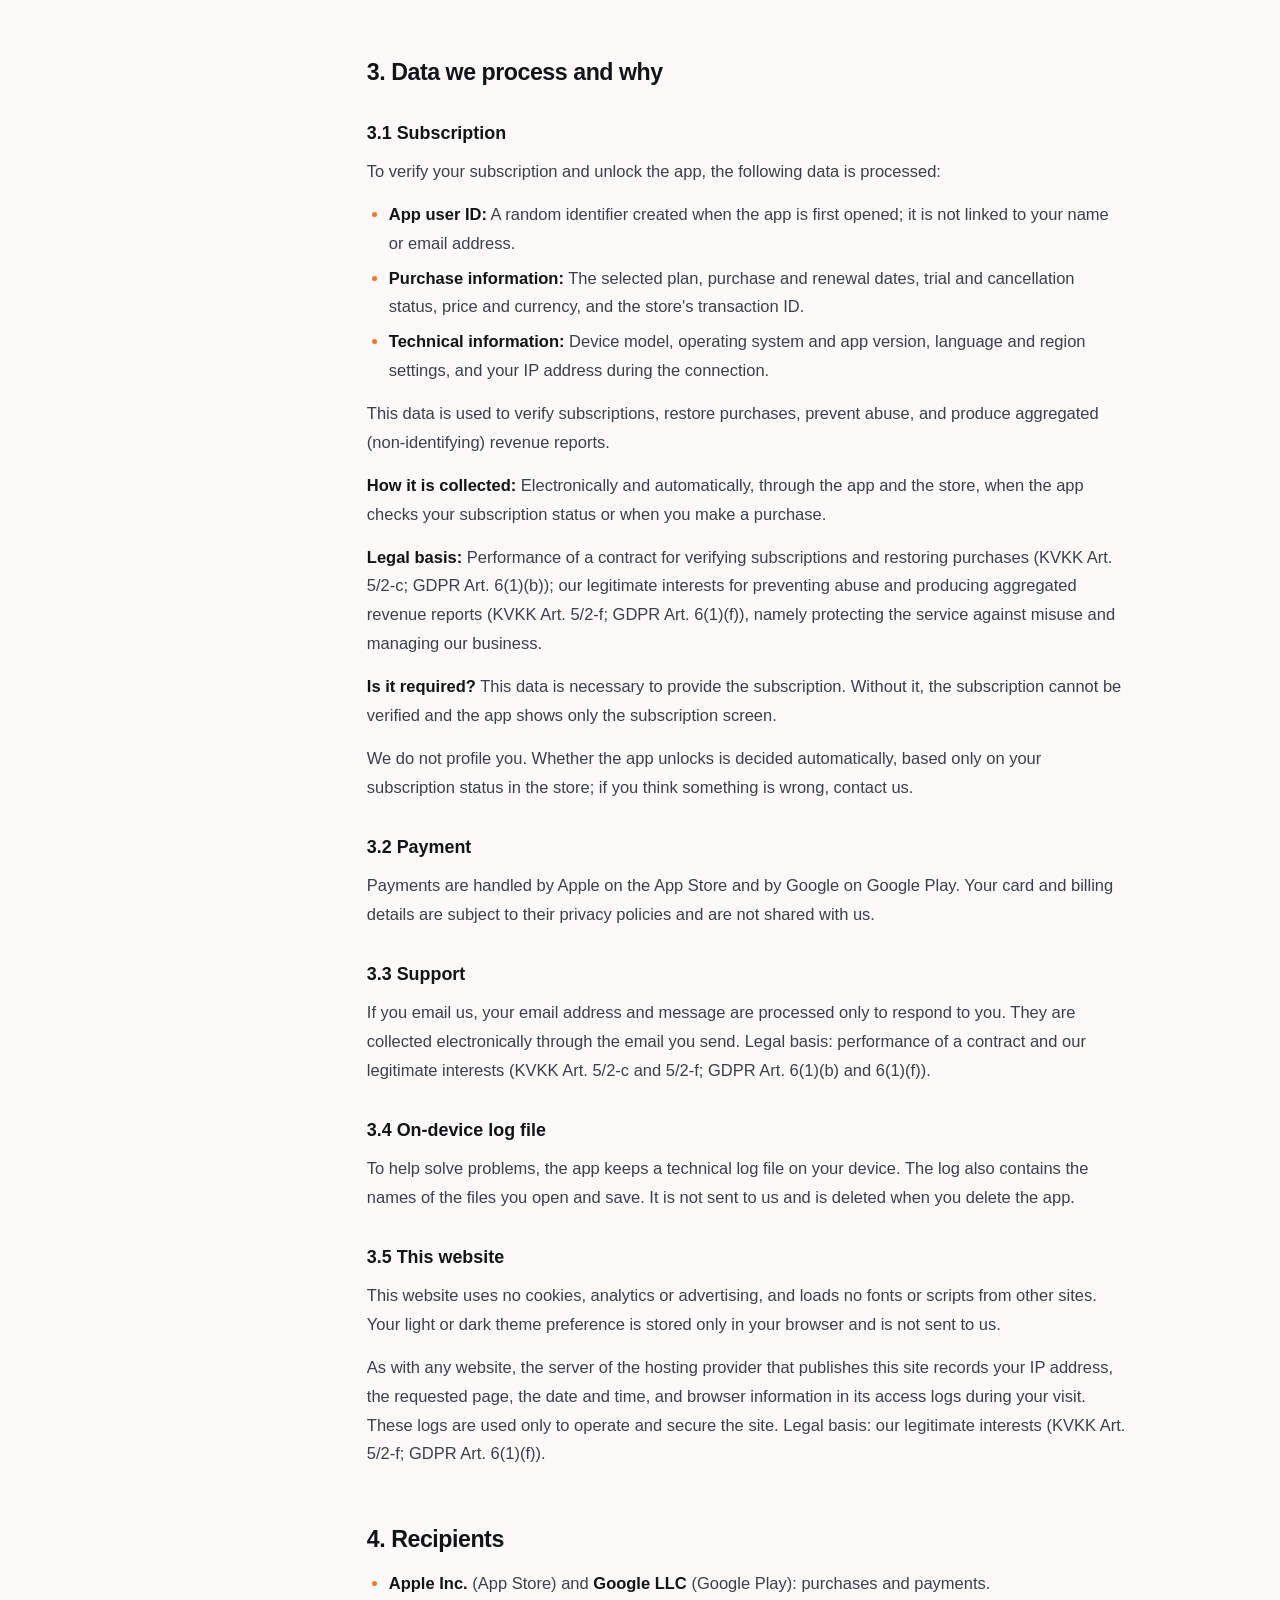
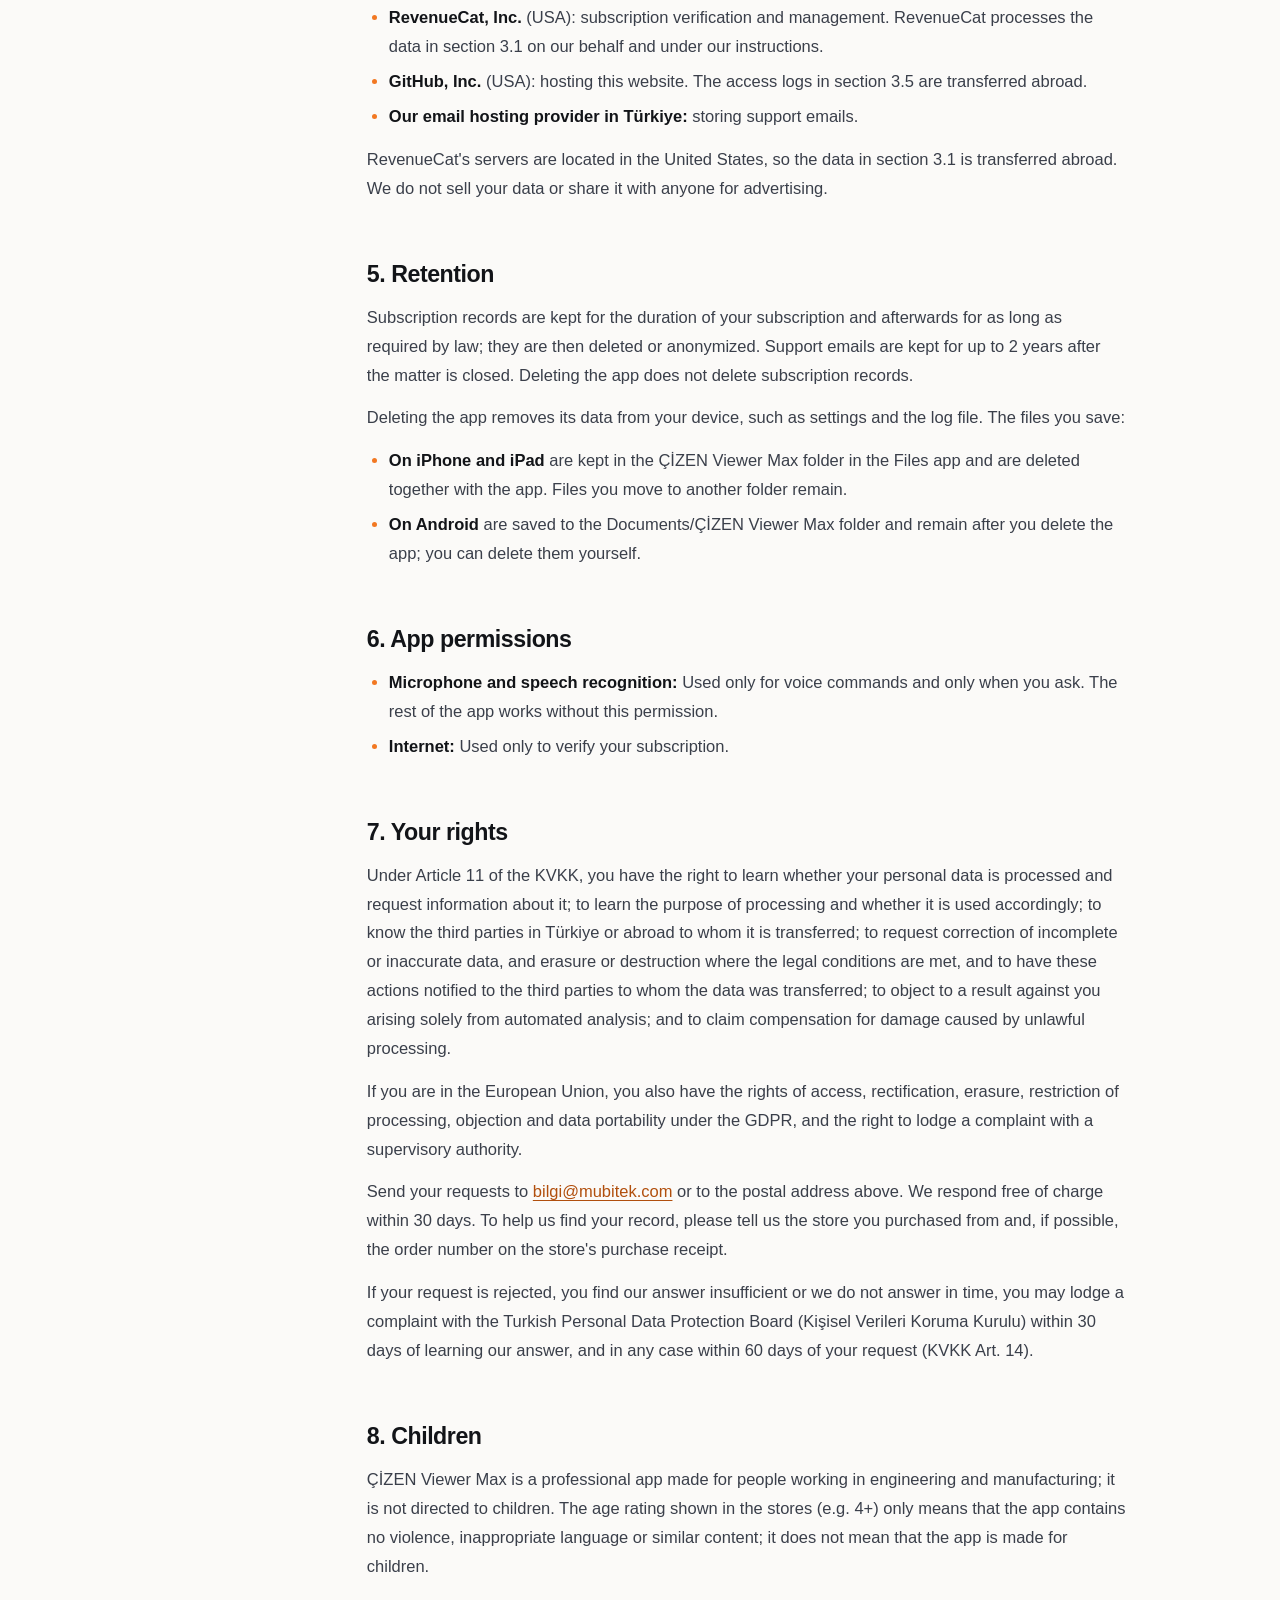
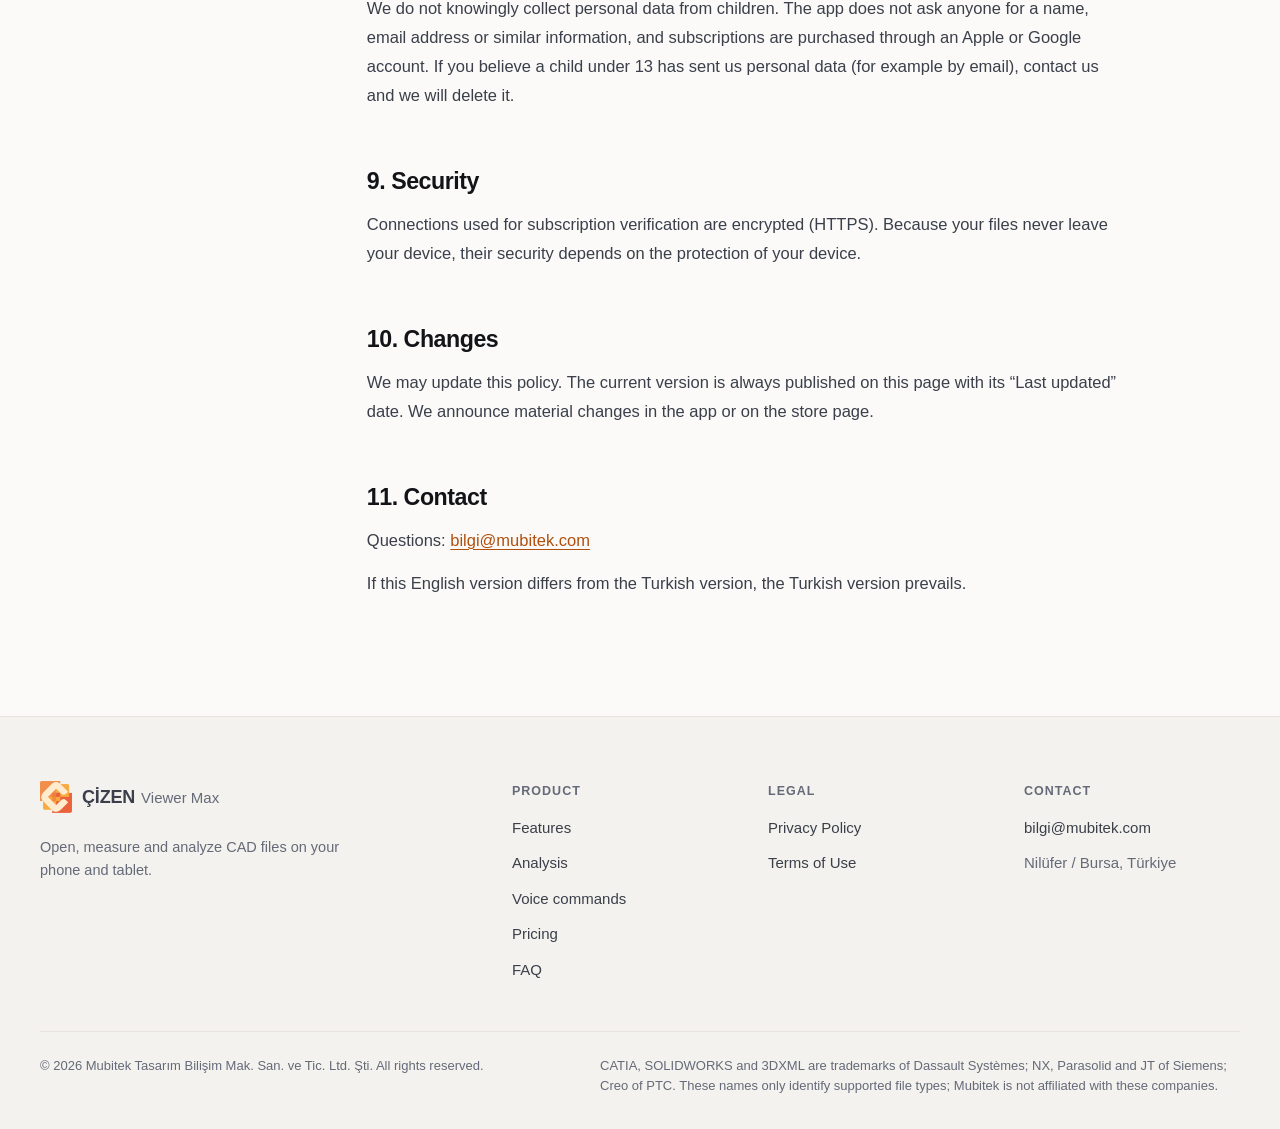
<file: en/privacy/index.html>
<!doctype html>
<html lang="en">
<head>
<meta charset="utf-8">
<meta name="viewport" content="width=device-width, initial-scale=1, viewport-fit=cover">
<title>Privacy Policy – ÇİZEN Viewer Max</title>
<meta name="description" content="Privacy policy of the ÇİZEN Viewer Max mobile app.">
<link rel="canonical" href="https://evoksoftwareorganization.github.io/cizenviewer-max-web/en/privacy/">
<link rel="alternate" hreflang="tr" href="https://evoksoftwareorganization.github.io/cizenviewer-max-web/gizlilik/">
<link rel="alternate" hreflang="en" href="https://evoksoftwareorganization.github.io/cizenviewer-max-web/en/privacy/">
<link rel="alternate" hreflang="x-default" href="https://evoksoftwareorganization.github.io/cizenviewer-max-web/gizlilik/">
<meta property="og:url" content="https://evoksoftwareorganization.github.io/cizenviewer-max-web/en/privacy/">
<meta name="theme-color" content="#fbfaf8" media="(prefers-color-scheme: light)">
<meta name="theme-color" content="#0a0b0e" media="(prefers-color-scheme: dark)">
<meta property="og:type" content="website">
<meta property="og:site_name" content="ÇİZEN Viewer Max">
<meta property="og:title" content="Privacy Policy – ÇİZEN Viewer Max">
<meta property="og:description" content="Privacy policy of the ÇİZEN Viewer Max mobile app.">
<meta property="og:image" content="https://evoksoftwareorganization.github.io/cizenviewer-max-web/assets/img/og-image.jpg">
<meta property="og:image:width" content="1200">
<meta property="og:image:height" content="628">
<meta property="og:locale" content="en_US">
<meta name="twitter:card" content="summary_large_image">
<link rel="icon" type="image/png" sizes="32x32" href="../../assets/img/favicon-32.png">
<link rel="icon" type="image/png" sizes="64x64" href="../../assets/img/favicon-64.png">
<link rel="apple-touch-icon" href="../../assets/img/apple-touch-icon.png">
<link rel="stylesheet" href="../../assets/style.css?v=20261125-1">
<script>(function(){var d=document.documentElement,t;d.classList.add('js');try{t=localStorage.getItem('cizen-theme')}catch(e){}if(t!=='light'&&t!=='dark'){t=window.matchMedia&&matchMedia('(prefers-color-scheme: dark)').matches?'dark':'light'}d.setAttribute('data-theme',t)})();</script>
<script src="../../assets/site.js?v=20261125-1" defer></script>
</head>
<body>
<a class="skip" href="#main">Skip to content</a>
<header class="nav" data-nav>
  <div class="container nav-inner">
    <a class="brand" href="../../en/" aria-label="ÇİZEN Viewer Max – Home">
      <img src="../../assets/img/mark.png" width="32" height="32" alt="">
      <span class="brand-name">ÇİZEN<span>Viewer Max</span></span>
    </a>
    <nav class="nav-links" id="nav-menu" aria-label="Main menu">
        <a href="../../en/#features">Features</a>
        <a href="../../en/#analysis">Analysis</a>
        <a href="../../en/#privacy">Privacy</a>
        <a href="../../en/#pricing">Pricing</a>
        <a href="../../en/#faq">FAQ</a>
    </nav>
    <div class="nav-actions">
      <div class="lang" role="group" aria-label="Language"><a href="../../gizlilik/" hreflang="tr" lang="tr">TR</a><span aria-current="true">EN</span></div>
      <button class="icon-btn theme-toggle" type="button" aria-label="Dark mode" aria-pressed="false" data-theme-toggle><svg class="i i-moon" viewBox="0 0 24 24" aria-hidden="true"><path d="M12 3a6 6 0 0 0 9 9 9 9 0 1 1-9-9Z"/></svg><svg class="i i-sun" viewBox="0 0 24 24" aria-hidden="true"><circle cx="12" cy="12" r="4"/><path d="M12 2v2M12 20v2M4.93 4.93l1.41 1.41M17.66 17.66l1.41 1.41M2 12h2M20 12h2M6.34 17.66l-1.41 1.41M19.07 4.93l-1.41 1.41"/></svg></button>
      <a class="btn btn-sm btn-primary nav-cta" href="../../en/#download">Download</a>
      <button class="icon-btn menu-toggle" type="button" aria-label="Menu" aria-expanded="false" aria-controls="nav-menu" data-menu-toggle><svg class="i i-menu" viewBox="0 0 24 24" aria-hidden="true"><path d="M4 7h16M4 12h16M4 17h16"/></svg><svg class="i i-close" viewBox="0 0 24 24" aria-hidden="true"><path d="M18 6 6 18M6 6l12 12"/></svg></button>
    </div>
  </div>
</header>

<main id="main">
  <section class="doc-hero">
    <div class="hero-bg" aria-hidden="true"><div class="grid-bg"></div><div class="glow g1"></div></div>
    <div class="container">
      <span class="kicker">Legal</span>
      <h1>Privacy Policy</h1>
      <p class="doc-meta">Last updated: November 18, 2026</p>
      <nav class="doc-switch" aria-label="Legal"><a href="../../en/privacy/" aria-current="page">Privacy Policy</a><a href="../../en/terms/">Terms of Use</a></nav>
    </div>
  </section>
  <div class="container doc-layout">
    <details class="toc" open data-toc>
      <summary>Contents</summary>
      <nav aria-label="Contents">
        <p class="toc-title">Contents</p>
        <ol>
          <li><a href="#data-controller"><span>1.</span>Data controller</a></li>
          <li><a href="#data-we-do-not-process"><span>2.</span>Data we do not process</a></li>
          <li><a href="#data-we-process-and-why"><span>3.</span>Data we process and why</a></li>
          <li><a href="#recipients"><span>4.</span>Recipients</a></li>
          <li><a href="#retention"><span>5.</span>Retention</a></li>
          <li><a href="#app-permissions"><span>6.</span>App permissions</a></li>
          <li><a href="#your-rights"><span>7.</span>Your rights</a></li>
          <li><a href="#children"><span>8.</span>Children</a></li>
          <li><a href="#security"><span>9.</span>Security</a></li>
          <li><a href="#changes"><span>10.</span>Changes</a></li>
          <li><a href="#contact"><span>11.</span>Contact</a></li>
        </ol>
      </nav>
    </details>
    <article class="prose">

    <div class="summary">
      <p class="summary-title">At a glance</p>
      <ul>
        <li>Your CAD files are opened only on your device; they are never sent to us or to any
          other server.</li>
        <li>Voice commands are transcribed on your device; audio is neither stored nor sent.</li>
        <li>No account is required. There is no advertising, usage analytics or tracking.</li>
        <li>For subscriptions, we process purchase information, a random user ID and basic device
          and connection data. Your payment details (card, etc.) never reach us; payments are
          handled by Apple or Google.</li>
      </ul>
    </div>

    <h2 id="data-controller">1. Data controller</h2>
    <p>This policy covers the ÇİZEN Viewer Max mobile app (iOS and Android) and this website. The data controller under the
      Turkish Personal Data Protection Law No. 6698 (“KVKK”) and, where applicable, the EU General
      Data Protection Regulation (“GDPR”) is:</p>
    <address class="contact">
      <strong>Mubitek Tasarım Bilişim Mak. San. ve Tic. Ltd. Şti.</strong><br>
      Altınşehir Mah. Ahmet Taner Kışlalı Cad. 320 Sok. No:3B, Güleç Teras Premium İş Merkezi,
      B Blok, Kat: 9, Daire: 35, 16120 Nilüfer / Bursa, Türkiye<br>
      Email: <a href="mailto:bilgi@mubitek.com">bilgi@mubitek.com</a>
    </address>

    <h2 id="data-we-do-not-process">2. Data we do not process</h2>
    <ul>
      <li><strong>Your files:</strong> The CAD files you open and their contents (models,
        measurements, notes), and the files you save in the app such as PDF, DXF, CSV and images,
        are processed and stored only on your device. If device backup is turned on, the operating
        system may include the app's data in your iCloud or Google backup; we have no access to
        these backups. If you open a file from a cloud location such as iCloud Drive or Google
        Drive, that file is subject to the terms of that service.</li>
      <li><strong>Audio:</strong> The microphone is on only while you hold down the voice command
        button and turns off when you release it. Speech is transcribed by the operating system's
        on-device recognizer; audio is not recorded and is not sent to us, Apple or Google.</li>
      <li>We do not access your location, contacts, photos, advertising identifier or similar data.
        The app contains no advertising, usage analytics (which features you use and how much) or
        crash-reporting tools.</li>
    </ul>

    <h2 id="data-we-process-and-why">3. Data we process and why</h2>
    <h3>3.1 Subscription</h3>
    <p>To verify your subscription and unlock the app, the following data is processed:</p>
    <ul>
      <li><strong>App user ID:</strong> A random identifier created when the app is first opened;
        it is not linked to your name or email address.</li>
      <li><strong>Purchase information:</strong> The selected plan, purchase and renewal dates,
        trial and cancellation status, price and currency, and the store's transaction ID.</li>
      <li><strong>Technical information:</strong> Device model, operating system and app version,
        language and region settings, and your IP address during the connection.</li>
    </ul>
    <p>This data is used to verify subscriptions, restore purchases, prevent abuse, and produce
      aggregated (non-identifying) revenue reports.</p>
    <p><strong>How it is collected:</strong> Electronically and automatically, through the app and
      the store, when the app checks your subscription status or when you make a purchase.</p>
    <p><strong>Legal basis:</strong> Performance of a contract for verifying subscriptions and
      restoring purchases (KVKK Art. 5/2-c; GDPR Art. 6(1)(b)); our legitimate interests for
      preventing abuse and producing aggregated revenue reports (KVKK Art. 5/2-f; GDPR Art.
      6(1)(f)), namely protecting the service against misuse and managing our business.</p>
    <p><strong>Is it required?</strong> This data is necessary to provide the subscription. Without
      it, the subscription cannot be verified and the app shows only the subscription screen.</p>
    <p>We do not profile you. Whether the app unlocks is decided automatically, based only on your
      subscription status in the store; if you think something is wrong, contact us.</p>

    <h3>3.2 Payment</h3>
    <p>Payments are handled by Apple on the App Store and by Google on Google Play. Your card and
      billing details are subject to their privacy policies and are not shared with us.</p>

    <h3>3.3 Support</h3>
    <p>If you email us, your email address and message are processed only to respond to you. They
      are collected electronically through the email you send. Legal basis: performance of a
      contract and our legitimate interests (KVKK Art. 5/2-c and 5/2-f; GDPR Art. 6(1)(b) and
      6(1)(f)).</p>

    <h3>3.4 On-device log file</h3>
    <p>To help solve problems, the app keeps a technical log file on your device. The log also
      contains the names of the files you open and save. It is not sent to us and is deleted when
      you delete the app.</p>

    <h3>3.5 This website</h3>
    <p>This website uses no cookies, analytics or advertising, and loads no fonts or scripts from
      other sites. Your light or dark theme preference is stored only in your browser and is not
      sent to us.</p>
    <p>As with any website, the server of the hosting provider that publishes this site records
      your IP address, the requested page, the date and time, and browser information in its
      access logs during your visit. These logs are used only to operate and secure the site.
      Legal basis: our legitimate interests (KVKK Art. 5/2-f; GDPR Art. 6(1)(f)).</p>

    <h2 id="recipients">4. Recipients</h2>
    <ul>
      <li><strong>Apple Inc.</strong> (App Store) and <strong>Google LLC</strong> (Google Play):
        purchases and payments.</li>
      <li><strong>RevenueCat, Inc.</strong> (USA): subscription verification and management.
        RevenueCat processes the data in section 3.1 on our behalf and under our instructions.</li>
      <li><strong>GitHub, Inc.</strong> (USA): hosting this website. The access logs in section 3.5
        are transferred abroad.</li>
      <li><strong>Our email hosting provider in Türkiye:</strong> storing support emails.</li>
    </ul>
    <p>RevenueCat's servers are located in the United States, so the data in section 3.1 is
      transferred abroad. We do not sell your data or share it with anyone for advertising.</p>

    <h2 id="retention">5. Retention</h2>
    <p>Subscription records are kept for the duration of your subscription and afterwards for as
      long as required by law; they are then deleted or anonymized. Support emails are kept for up
      to 2 years after the matter is closed. Deleting the app does not delete subscription
      records.</p>
    <p>Deleting the app removes its data from your device, such as settings and the log file. The
      files you save:</p>
    <ul>
      <li><strong>On iPhone and iPad</strong> are kept in the ÇİZEN Viewer Max folder in the Files
        app and are deleted together with the app. Files you move to another folder remain.</li>
      <li><strong>On Android</strong> are saved to the Documents/ÇİZEN Viewer Max folder and remain
        after you delete the app; you can delete them yourself.</li>
    </ul>

    <h2 id="app-permissions">6. App permissions</h2>
    <ul>
      <li><strong>Microphone and speech recognition:</strong> Used only for voice commands and only
        when you ask. The rest of the app works without this permission.</li>
      <li><strong>Internet:</strong> Used only to verify your subscription.</li>
    </ul>

    <h2 id="your-rights">7. Your rights</h2>
    <p>Under Article 11 of the KVKK, you have the right to learn whether your personal data is
      processed and request information about it; to learn the purpose of processing and whether it
      is used accordingly; to know the third parties in Türkiye or abroad to whom it is
      transferred; to request correction of incomplete or inaccurate data, and erasure or
      destruction where the legal conditions are met, and to have these actions notified to the
      third parties to whom the data was transferred; to object to a result against you arising
      solely from automated analysis; and to claim compensation for damage caused by unlawful
      processing.</p>
    <p>If you are in the European Union, you also have the rights of access, rectification, erasure,
      restriction of processing, objection and data portability under the GDPR, and the right to
      lodge a complaint with a supervisory authority.</p>
    <p>Send your requests to <a href="mailto:bilgi@mubitek.com">bilgi@mubitek.com</a> or to the
      postal address above. We respond free of charge within 30 days. To help us find your record,
      please tell us the store you purchased from and, if possible, the order number on the
      store's purchase receipt.</p>
    <p>If your request is rejected, you find our answer insufficient or we do not answer in time,
      you may lodge a complaint with the Turkish Personal Data Protection Board (Kişisel Verileri
      Koruma Kurulu) within 30 days of learning our answer, and in any case within 60 days of your
      request (KVKK Art. 14).</p>

    <h2 id="children">8. Children</h2>
    <p>ÇİZEN Viewer Max is a professional app made for people working in engineering and
      manufacturing; it is not directed to children. The age rating shown in the stores (e.g. 4+)
      only means that the app contains no violence, inappropriate language or similar content; it
      does not mean that the app is made for children.</p>
    <p>We do not knowingly collect personal data from children. The app does not ask anyone for a
      name, email address or similar information, and subscriptions are purchased through an Apple
      or Google account. If you believe a child under 13 has sent us personal data (for example by
      email), contact us and we will delete it.</p>

    <h2 id="security">9. Security</h2>
    <p>Connections used for subscription verification are encrypted (HTTPS). Because your files
      never leave your device, their security depends on the protection of your device.</p>

    <h2 id="changes">10. Changes</h2>
    <p>We may update this policy. The current version is always published on this page with its
      “Last updated” date. We announce material changes in the app or on the store page.</p>

    <h2 id="contact">11. Contact</h2>
    <p>Questions: <a href="mailto:bilgi@mubitek.com">bilgi@mubitek.com</a></p>
    <p>If this English version differs from the Turkish version, the Turkish version prevails.</p>
    </article>
  </div>
</main>
<footer class="footer">
  <div class="container">
    <div class="footer-grid">
      <div class="footer-about">
        <a class="brand" href="../../en/" aria-label="ÇİZEN Viewer Max – Home">
          <img src="../../assets/img/mark.png" width="32" height="32" alt="">
          <span class="brand-name">ÇİZEN<span>Viewer Max</span></span>
        </a>
        <p>Open, measure and analyze CAD files on your phone and tablet.</p>
      </div>
      <div>
        <h2>Product</h2>
        <ul>
          <li><a href="../../en/#features">Features</a></li>
          <li><a href="../../en/#analysis">Analysis</a></li>
          <li><a href="../../en/#voice">Voice commands</a></li>
          <li><a href="../../en/#pricing">Pricing</a></li>
          <li><a href="../../en/#faq">FAQ</a></li>
        </ul>
      </div>
      <div>
        <h2>Legal</h2>
        <ul>
          <li><a href="../../en/privacy/">Privacy Policy</a></li>
          <li><a href="../../en/terms/">Terms of Use</a></li>
        </ul>
      </div>
      <div>
        <h2>Contact</h2>
        <ul>
          <li><a href="mailto:bilgi@mubitek.com">bilgi@mubitek.com</a></li>
          <li><span class="muted">Nilüfer / Bursa, Türkiye</span></li>
        </ul>
      </div>
    </div>
    <div class="footer-bottom">
      <p>© 2026 Mubitek Tasarım Bilişim Mak. San. ve Tic. Ltd. Şti. All rights reserved.</p>
      <p>CATIA, SOLIDWORKS and 3DXML are trademarks of Dassault Systèmes; NX, Parasolid and JT of Siemens; Creo of PTC. These names only identify supported file types; Mubitek is not affiliated with these companies.</p>
    </div>
  </div>
</footer>
</body>
</html>
</file>
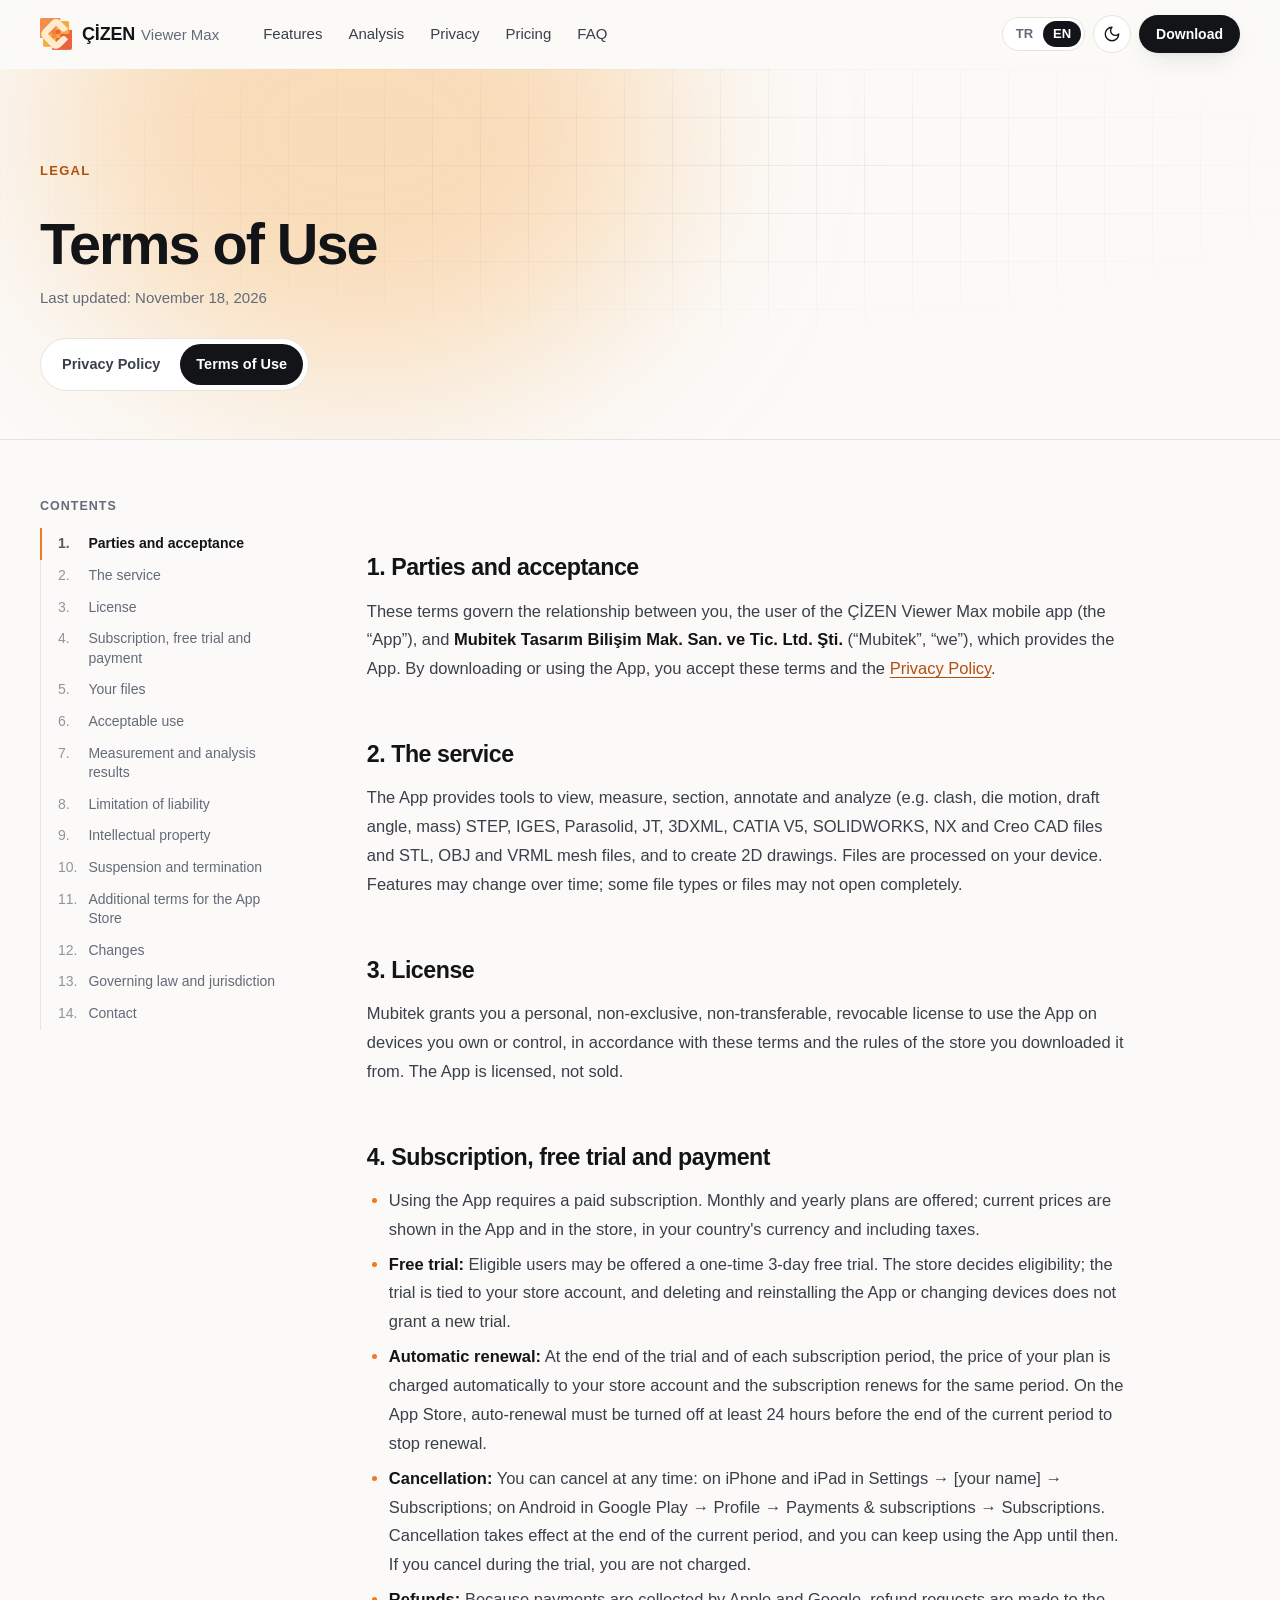
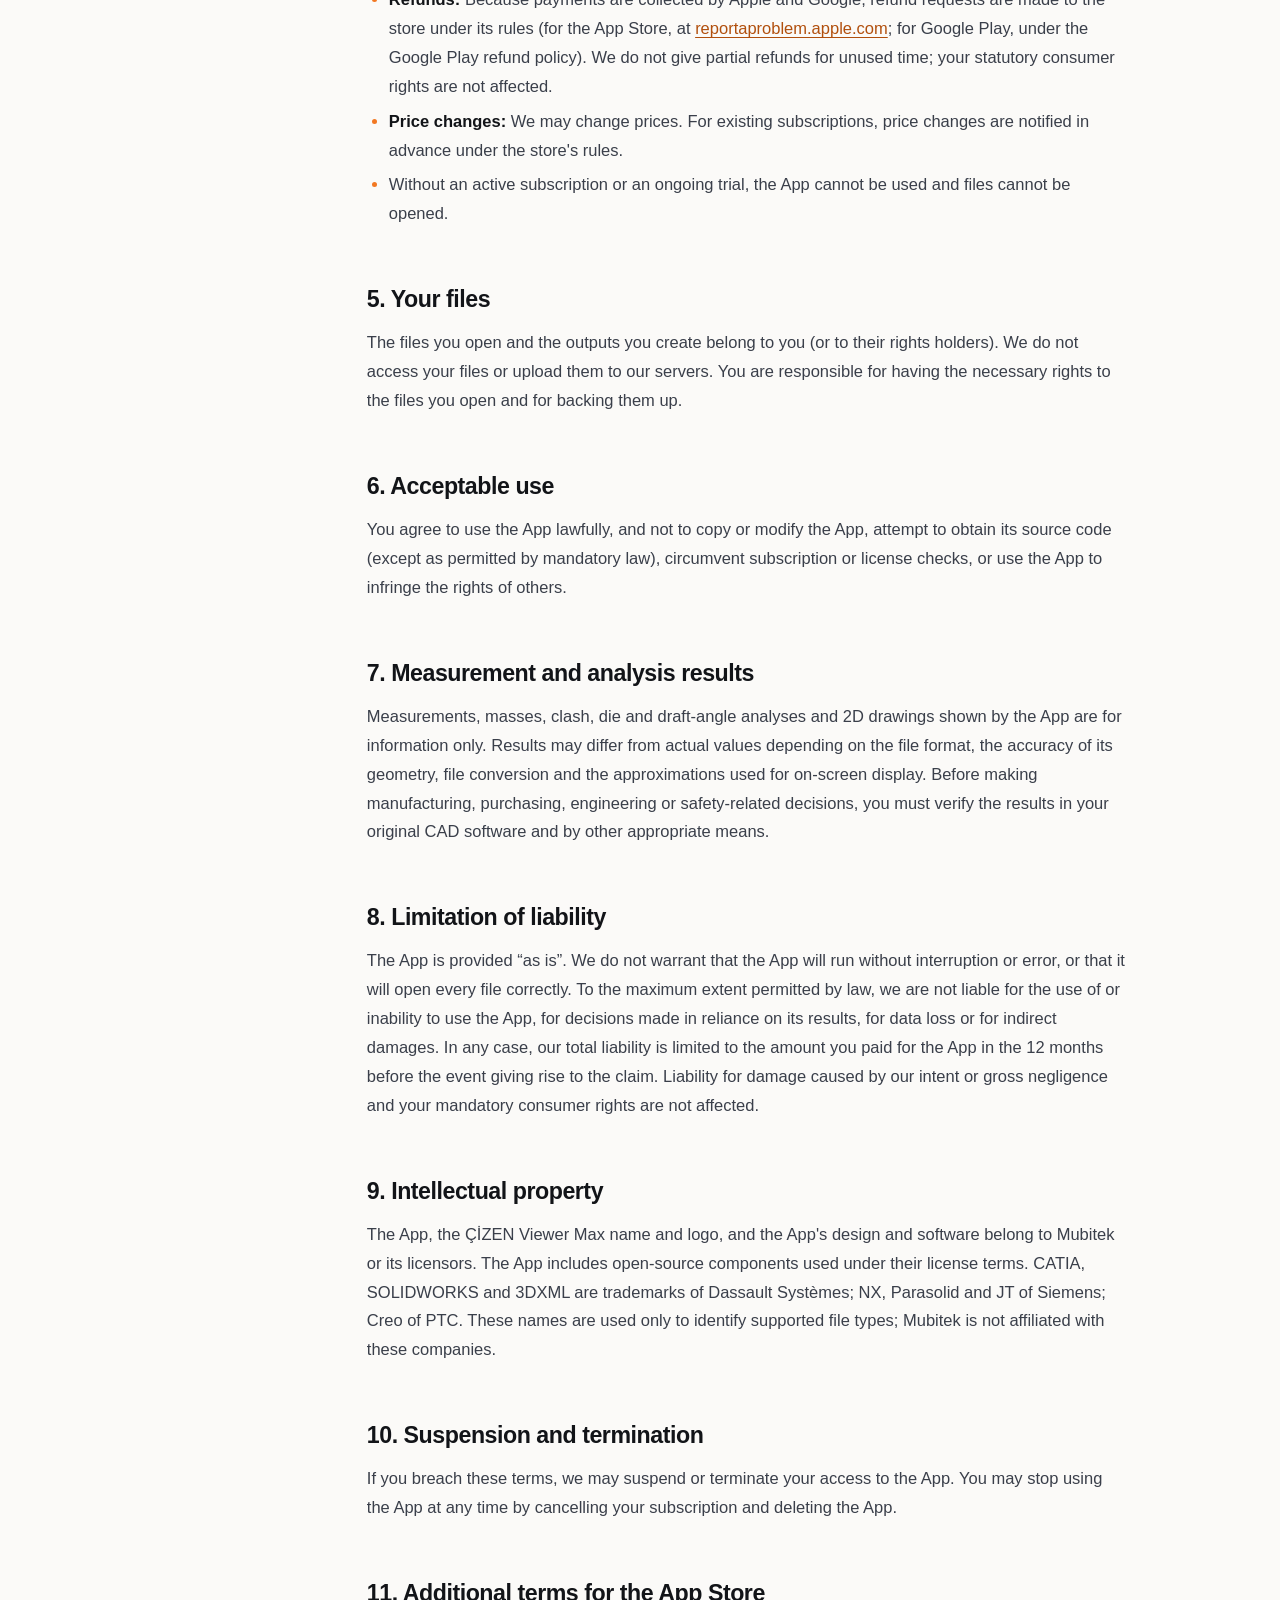
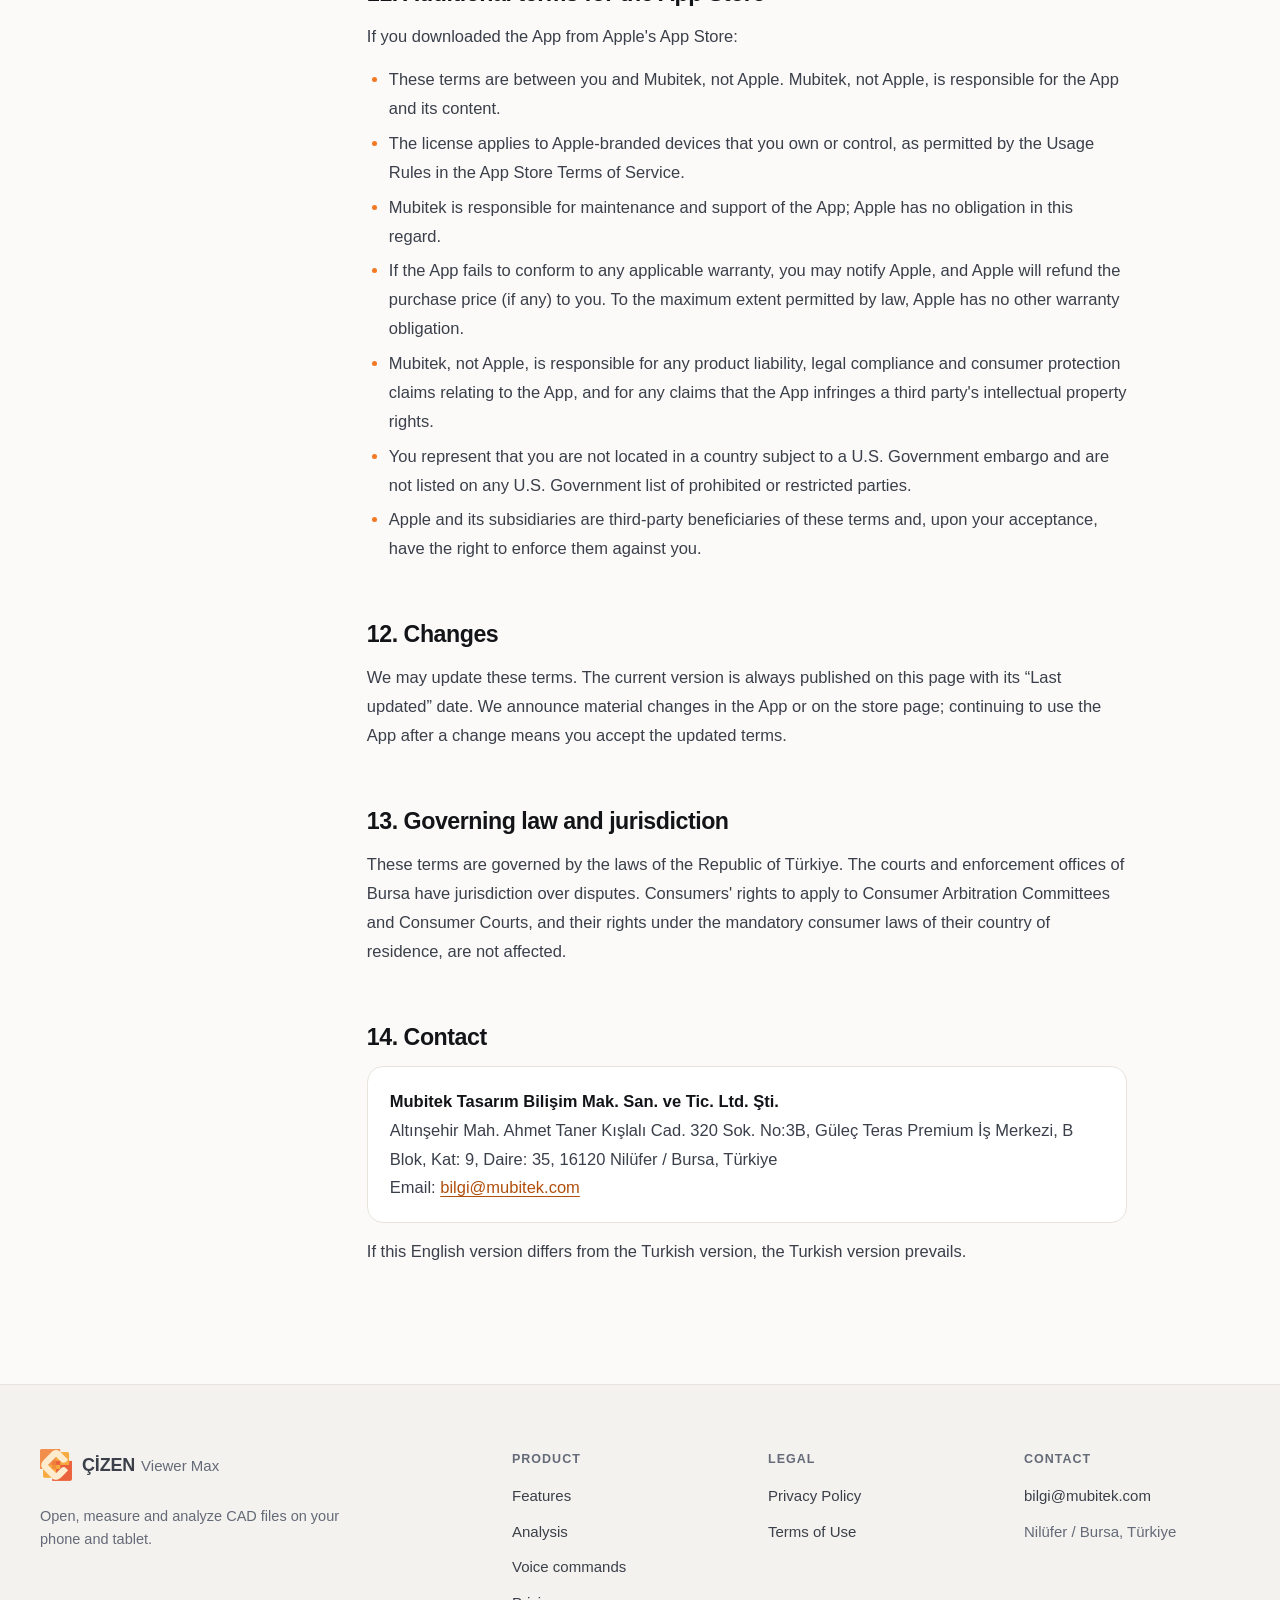
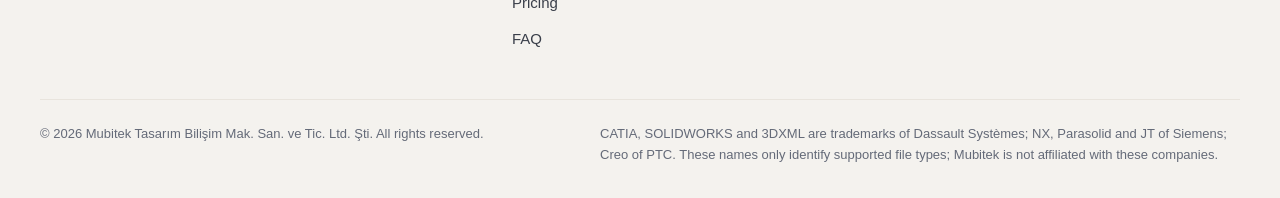
<file: en/terms/index.html>
<!doctype html>
<html lang="en">
<head>
<meta charset="utf-8">
<meta name="viewport" content="width=device-width, initial-scale=1, viewport-fit=cover">
<title>Terms of Use – ÇİZEN Viewer Max</title>
<meta name="description" content="Terms of use and subscription terms of the ÇİZEN Viewer Max mobile app.">
<link rel="canonical" href="https://evoksoftwareorganization.github.io/cizenviewer-max-web/en/terms/">
<link rel="alternate" hreflang="tr" href="https://evoksoftwareorganization.github.io/cizenviewer-max-web/kosullar/">
<link rel="alternate" hreflang="en" href="https://evoksoftwareorganization.github.io/cizenviewer-max-web/en/terms/">
<link rel="alternate" hreflang="x-default" href="https://evoksoftwareorganization.github.io/cizenviewer-max-web/kosullar/">
<meta property="og:url" content="https://evoksoftwareorganization.github.io/cizenviewer-max-web/en/terms/">
<meta name="theme-color" content="#fbfaf8" media="(prefers-color-scheme: light)">
<meta name="theme-color" content="#0a0b0e" media="(prefers-color-scheme: dark)">
<meta property="og:type" content="website">
<meta property="og:site_name" content="ÇİZEN Viewer Max">
<meta property="og:title" content="Terms of Use – ÇİZEN Viewer Max">
<meta property="og:description" content="Terms of use and subscription terms of the ÇİZEN Viewer Max mobile app.">
<meta property="og:image" content="https://evoksoftwareorganization.github.io/cizenviewer-max-web/assets/img/og-image.jpg">
<meta property="og:image:width" content="1200">
<meta property="og:image:height" content="628">
<meta property="og:locale" content="en_US">
<meta name="twitter:card" content="summary_large_image">
<link rel="icon" type="image/png" sizes="32x32" href="../../assets/img/favicon-32.png">
<link rel="icon" type="image/png" sizes="64x64" href="../../assets/img/favicon-64.png">
<link rel="apple-touch-icon" href="../../assets/img/apple-touch-icon.png">
<link rel="stylesheet" href="../../assets/style.css?v=20261125-1">
<script>(function(){var d=document.documentElement,t;d.classList.add('js');try{t=localStorage.getItem('cizen-theme')}catch(e){}if(t!=='light'&&t!=='dark'){t=window.matchMedia&&matchMedia('(prefers-color-scheme: dark)').matches?'dark':'light'}d.setAttribute('data-theme',t)})();</script>
<script src="../../assets/site.js?v=20261125-1" defer></script>
</head>
<body>
<a class="skip" href="#main">Skip to content</a>
<header class="nav" data-nav>
  <div class="container nav-inner">
    <a class="brand" href="../../en/" aria-label="ÇİZEN Viewer Max – Home">
      <img src="../../assets/img/mark.png" width="32" height="32" alt="">
      <span class="brand-name">ÇİZEN<span>Viewer Max</span></span>
    </a>
    <nav class="nav-links" id="nav-menu" aria-label="Main menu">
        <a href="../../en/#features">Features</a>
        <a href="../../en/#analysis">Analysis</a>
        <a href="../../en/#privacy">Privacy</a>
        <a href="../../en/#pricing">Pricing</a>
        <a href="../../en/#faq">FAQ</a>
    </nav>
    <div class="nav-actions">
      <div class="lang" role="group" aria-label="Language"><a href="../../kosullar/" hreflang="tr" lang="tr">TR</a><span aria-current="true">EN</span></div>
      <button class="icon-btn theme-toggle" type="button" aria-label="Dark mode" aria-pressed="false" data-theme-toggle><svg class="i i-moon" viewBox="0 0 24 24" aria-hidden="true"><path d="M12 3a6 6 0 0 0 9 9 9 9 0 1 1-9-9Z"/></svg><svg class="i i-sun" viewBox="0 0 24 24" aria-hidden="true"><circle cx="12" cy="12" r="4"/><path d="M12 2v2M12 20v2M4.93 4.93l1.41 1.41M17.66 17.66l1.41 1.41M2 12h2M20 12h2M6.34 17.66l-1.41 1.41M19.07 4.93l-1.41 1.41"/></svg></button>
      <a class="btn btn-sm btn-primary nav-cta" href="../../en/#download">Download</a>
      <button class="icon-btn menu-toggle" type="button" aria-label="Menu" aria-expanded="false" aria-controls="nav-menu" data-menu-toggle><svg class="i i-menu" viewBox="0 0 24 24" aria-hidden="true"><path d="M4 7h16M4 12h16M4 17h16"/></svg><svg class="i i-close" viewBox="0 0 24 24" aria-hidden="true"><path d="M18 6 6 18M6 6l12 12"/></svg></button>
    </div>
  </div>
</header>

<main id="main">
  <section class="doc-hero">
    <div class="hero-bg" aria-hidden="true"><div class="grid-bg"></div><div class="glow g1"></div></div>
    <div class="container">
      <span class="kicker">Legal</span>
      <h1>Terms of Use</h1>
      <p class="doc-meta">Last updated: November 18, 2026</p>
      <nav class="doc-switch" aria-label="Legal"><a href="../../en/privacy/">Privacy Policy</a><a href="../../en/terms/" aria-current="page">Terms of Use</a></nav>
    </div>
  </section>
  <div class="container doc-layout">
    <details class="toc" open data-toc>
      <summary>Contents</summary>
      <nav aria-label="Contents">
        <p class="toc-title">Contents</p>
        <ol>
          <li><a href="#parties-and-acceptance"><span>1.</span>Parties and acceptance</a></li>
          <li><a href="#the-service"><span>2.</span>The service</a></li>
          <li><a href="#license"><span>3.</span>License</a></li>
          <li><a href="#subscription-free-trial-and-payment"><span>4.</span>Subscription, free trial and payment</a></li>
          <li><a href="#your-files"><span>5.</span>Your files</a></li>
          <li><a href="#acceptable-use"><span>6.</span>Acceptable use</a></li>
          <li><a href="#measurement-and-analysis-results"><span>7.</span>Measurement and analysis results</a></li>
          <li><a href="#limitation-of-liability"><span>8.</span>Limitation of liability</a></li>
          <li><a href="#intellectual-property"><span>9.</span>Intellectual property</a></li>
          <li><a href="#suspension-and-termination"><span>10.</span>Suspension and termination</a></li>
          <li><a href="#additional-terms-for-the-app-store"><span>11.</span>Additional terms for the App Store</a></li>
          <li><a href="#changes"><span>12.</span>Changes</a></li>
          <li><a href="#governing-law-and-jurisdiction"><span>13.</span>Governing law and jurisdiction</a></li>
          <li><a href="#contact"><span>14.</span>Contact</a></li>
        </ol>
      </nav>
    </details>
    <article class="prose">

    <h2 id="parties-and-acceptance">1. Parties and acceptance</h2>
    <p>These terms govern the relationship between you, the user of the ÇİZEN Viewer Max mobile app (the
      “App”), and <strong>Mubitek Tasarım Bilişim Mak. San. ve Tic. Ltd. Şti.</strong> (“Mubitek”,
      “we”), which provides the App. By downloading or using the App, you accept these terms and
      the <a href="../privacy/">Privacy Policy</a>.</p>

    <h2 id="the-service">2. The service</h2>
    <p>The App provides tools to view, measure, section, annotate and analyze (e.g. clash, die
      motion, draft angle, mass) STEP, IGES, Parasolid, JT, 3DXML, CATIA V5, SOLIDWORKS, NX and Creo
      CAD files and STL, OBJ and VRML mesh files, and to create 2D drawings. Files are processed on your device. Features may change over time;
      some file types or files may not open completely.</p>

    <h2 id="license">3. License</h2>
    <p>Mubitek grants you a personal, non-exclusive, non-transferable, revocable license to use the
      App on devices you own or control, in accordance with these terms and the rules of the store
      you downloaded it from. The App is licensed, not sold.</p>

    <h2 id="subscription-free-trial-and-payment">4. Subscription, free trial and payment</h2>
    <ul>
      <li>Using the App requires a paid subscription. Monthly and yearly plans are offered; current
        prices are shown in the App and in the store, in your country's currency and including
        taxes.</li>
      <li><strong>Free trial:</strong> Eligible users may be offered a one-time 3-day free trial.
        The store decides eligibility; the trial is tied to your store account, and deleting and
        reinstalling the App or changing devices does not grant a new trial.</li>
      <li><strong>Automatic renewal:</strong> At the end of the trial and of each subscription
        period, the price of your plan is charged automatically to your store account and the
        subscription renews for the same period. On the App Store, auto-renewal must be turned off
        at least 24 hours before the end of the current period to stop renewal.</li>
      <li><strong>Cancellation:</strong> You can cancel at any time: on iPhone and iPad in Settings →
        [your name] → Subscriptions; on Android in Google Play → Profile → Payments &amp;
        subscriptions → Subscriptions. Cancellation takes effect at the end of the current period,
        and you can keep using the App until then. If you cancel during the trial, you are not
        charged.</li>
      <li><strong>Refunds:</strong> Because payments are collected by Apple and Google, refund
        requests are made to the store under its rules (for the App Store, at
        <a href="https://reportaproblem.apple.com">reportaproblem.apple.com</a>; for Google Play,
        under the Google Play refund policy). We do not give partial refunds for unused time; your
        statutory consumer rights are not affected.</li>
      <li><strong>Price changes:</strong> We may change prices. For existing subscriptions, price
        changes are notified in advance under the store's rules.</li>
      <li>Without an active subscription or an ongoing trial, the App cannot be used and files
        cannot be opened.</li>
    </ul>

    <h2 id="your-files">5. Your files</h2>
    <p>The files you open and the outputs you create belong to you (or to their rights holders). We
      do not access your files or upload them to our servers. You are responsible for having the
      necessary rights to the files you open and for backing them up.</p>

    <h2 id="acceptable-use">6. Acceptable use</h2>
    <p>You agree to use the App lawfully, and not to copy or modify the App, attempt to obtain its
      source code (except as permitted by mandatory law), circumvent subscription or license
      checks, or use the App to infringe the rights of others.</p>

    <h2 id="measurement-and-analysis-results">7. Measurement and analysis results</h2>
    <p>Measurements, masses, clash, die and draft-angle analyses and 2D drawings shown by the App
      are for information only. Results may differ from actual values depending on the file format,
      the accuracy of its geometry, file conversion and the approximations used for on-screen
      display. Before making manufacturing, purchasing, engineering or safety-related decisions,
      you must verify the results in your original CAD software and by other appropriate
      means.</p>

    <h2 id="limitation-of-liability">8. Limitation of liability</h2>
    <p>The App is provided “as is”. We do not warrant that the App will run without interruption or
      error, or that it will open every file correctly. To the maximum extent permitted by law, we
      are not liable for the use of or inability to use the App, for decisions made in reliance on
      its results, for data loss or for indirect damages. In any case, our total liability is
      limited to the amount you paid for the App in the 12 months before the event giving rise to
      the claim. Liability for damage caused by our intent or gross negligence and your mandatory
      consumer rights are not affected.</p>

    <h2 id="intellectual-property">9. Intellectual property</h2>
    <p>The App, the ÇİZEN Viewer Max name and logo, and the App's design and software belong to Mubitek or
      its licensors. The App includes open-source components used under their license terms.
      CATIA, SOLIDWORKS and 3DXML are trademarks of Dassault Systèmes; NX, Parasolid and JT of
      Siemens; Creo of PTC. These names are used only to identify supported file types; Mubitek is
      not affiliated with these companies.</p>

    <h2 id="suspension-and-termination">10. Suspension and termination</h2>
    <p>If you breach these terms, we may suspend or terminate your access to the App. You may stop
      using the App at any time by cancelling your subscription and deleting the App.</p>

    <h2 id="additional-terms-for-the-app-store">11. Additional terms for the App Store</h2>
    <p>If you downloaded the App from Apple's App Store:</p>
    <ul>
      <li>These terms are between you and Mubitek, not Apple. Mubitek, not Apple, is responsible
        for the App and its content.</li>
      <li>The license applies to Apple-branded devices that you own or control, as permitted by the
        Usage Rules in the App Store Terms of Service.</li>
      <li>Mubitek is responsible for maintenance and support of the App; Apple has no obligation in
        this regard.</li>
      <li>If the App fails to conform to any applicable warranty, you may notify Apple, and Apple
        will refund the purchase price (if any) to you. To the maximum extent permitted by law,
        Apple has no other warranty obligation.</li>
      <li>Mubitek, not Apple, is responsible for any product liability, legal compliance and
        consumer protection claims relating to the App, and for any claims that the App infringes
        a third party's intellectual property rights.</li>
      <li>You represent that you are not located in a country subject to a U.S. Government embargo
        and are not listed on any U.S. Government list of prohibited or restricted parties.</li>
      <li>Apple and its subsidiaries are third-party beneficiaries of these terms and, upon your
        acceptance, have the right to enforce them against you.</li>
    </ul>

    <h2 id="changes">12. Changes</h2>
    <p>We may update these terms. The current version is always published on this page with its
      “Last updated” date. We announce material changes in the App or on the store page;
      continuing to use the App after a change means you accept the updated terms.</p>

    <h2 id="governing-law-and-jurisdiction">13. Governing law and jurisdiction</h2>
    <p>These terms are governed by the laws of the Republic of Türkiye. The courts and enforcement
      offices of Bursa have jurisdiction over disputes. Consumers' rights to apply to Consumer
      Arbitration Committees and Consumer Courts, and their rights under the mandatory consumer
      laws of their country of residence, are not affected.</p>

    <h2 id="contact">14. Contact</h2>
    <address class="contact">
      <strong>Mubitek Tasarım Bilişim Mak. San. ve Tic. Ltd. Şti.</strong><br>
      Altınşehir Mah. Ahmet Taner Kışlalı Cad. 320 Sok. No:3B, Güleç Teras Premium İş Merkezi,
      B Blok, Kat: 9, Daire: 35, 16120 Nilüfer / Bursa, Türkiye<br>
      Email: <a href="mailto:bilgi@mubitek.com">bilgi@mubitek.com</a>
    </address>
    <p>If this English version differs from the Turkish version, the Turkish version prevails.</p>
    </article>
  </div>
</main>
<footer class="footer">
  <div class="container">
    <div class="footer-grid">
      <div class="footer-about">
        <a class="brand" href="../../en/" aria-label="ÇİZEN Viewer Max – Home">
          <img src="../../assets/img/mark.png" width="32" height="32" alt="">
          <span class="brand-name">ÇİZEN<span>Viewer Max</span></span>
        </a>
        <p>Open, measure and analyze CAD files on your phone and tablet.</p>
      </div>
      <div>
        <h2>Product</h2>
        <ul>
          <li><a href="../../en/#features">Features</a></li>
          <li><a href="../../en/#analysis">Analysis</a></li>
          <li><a href="../../en/#voice">Voice commands</a></li>
          <li><a href="../../en/#pricing">Pricing</a></li>
          <li><a href="../../en/#faq">FAQ</a></li>
        </ul>
      </div>
      <div>
        <h2>Legal</h2>
        <ul>
          <li><a href="../../en/privacy/">Privacy Policy</a></li>
          <li><a href="../../en/terms/">Terms of Use</a></li>
        </ul>
      </div>
      <div>
        <h2>Contact</h2>
        <ul>
          <li><a href="mailto:bilgi@mubitek.com">bilgi@mubitek.com</a></li>
          <li><span class="muted">Nilüfer / Bursa, Türkiye</span></li>
        </ul>
      </div>
    </div>
    <div class="footer-bottom">
      <p>© 2026 Mubitek Tasarım Bilişim Mak. San. ve Tic. Ltd. Şti. All rights reserved.</p>
      <p>CATIA, SOLIDWORKS and 3DXML are trademarks of Dassault Systèmes; NX, Parasolid and JT of Siemens; Creo of PTC. These names only identify supported file types; Mubitek is not affiliated with these companies.</p>
    </div>
  </div>
</footer>
</body>
</html>
</file>
<file: assets/style.css>
/* ÇİZEN Viewer Max — site styles. No build step, no external requests. */

/* ---------- Tokens ---------- */
:root {
  color-scheme: light;
  --bg: #fbfaf8;
  --bg-alt: #f4f2ee;
  --surface: #ffffff;
  --surface-2: #f7f5f1;
  --ink: #121418;
  --ink-2: #3a3f4a;
  --muted: #646a78;
  --line: #e8e4dd;
  --line-strong: #d6d0c6;
  --accent: #f27822;
  --accent-ink: #b14f0d;
  --accent-soft: #fff0e3;
  --accent-soft-line: #f8d5b6;
  --grad: linear-gradient(100deg, #d97016 0%, #e0601c 50%, #c8441c 100%);
  --grid-line: rgba(18, 20, 24, 0.055);
  --glow-a: rgba(247, 164, 64, 0.34);
  --glow-b: rgba(232, 97, 58, 0.2);
  --shadow-sm: 0 1px 2px rgba(18, 20, 24, 0.06), 0 1px 1px rgba(18, 20, 24, 0.03);
  --shadow-md: 0 10px 28px -10px rgba(18, 20, 24, 0.16), 0 2px 6px rgba(18, 20, 24, 0.05);
  --shadow-lg: 0 48px 96px -32px rgba(18, 20, 24, 0.28), 0 16px 36px -16px rgba(18, 20, 24, 0.12);
  --nav-bg: rgba(251, 250, 248, 0.8);
  --btn-bg: #121418;
  --btn-ink: #ffffff;
  --btn-bg-hover: #2a2e36;
  --ok: #1f9d63;
  --radius: 16px;
  --radius-lg: 24px;
  --container: 1200px;
  --gutter: 20px;
  --nav-h: 68px;
  --font: -apple-system, BlinkMacSystemFont, "SF Pro Text", "Segoe UI Variable Text", "Segoe UI",
    Roboto, "Helvetica Neue", Arial, sans-serif;
  --font-display: -apple-system, BlinkMacSystemFont, "SF Pro Display", "Segoe UI Variable Display",
    "Segoe UI", Roboto, "Helvetica Neue", Arial, sans-serif;
  --mono: ui-monospace, "SF Mono", SFMono-Regular, Menlo, Consolas, monospace;
}

:root[data-theme="dark"] {
  color-scheme: dark;
  --bg: #0a0b0e;
  --bg-alt: #0e1014;
  --surface: #14161b;
  --surface-2: #1a1d23;
  --ink: #f3f4f6;
  --ink-2: #c9ccd3;
  --muted: #959baa;
  --line: #23262d;
  --line-strong: #323640;
  --accent: #f5873a;
  --accent-ink: #ffa865;
  --accent-soft: rgba(245, 135, 58, 0.12);
  --accent-soft-line: rgba(245, 135, 58, 0.3);
  --grad: linear-gradient(100deg, #ffb35c 0%, #f5873a 50%, #ff6a3d 100%);
  --grid-line: rgba(255, 255, 255, 0.045);
  --glow-a: rgba(247, 164, 64, 0.2);
  --glow-b: rgba(232, 97, 58, 0.16);
  --shadow-sm: 0 1px 2px rgba(0, 0, 0, 0.4);
  --shadow-md: 0 10px 28px -10px rgba(0, 0, 0, 0.7);
  --shadow-lg: 0 48px 96px -32px rgba(0, 0, 0, 0.8), 0 0 0 1px rgba(255, 255, 255, 0.03);
  --nav-bg: rgba(10, 11, 14, 0.74);
  --btn-bg: #f3f4f6;
  --btn-ink: #0a0b0e;
  --btn-bg-hover: #ffffff;
  --ok: #3ecf8e;
}

/* Same dark tokens when JavaScript is off and the system is dark. */
@media (prefers-color-scheme: dark) {
  :root:not([data-theme]) {
    color-scheme: dark;
    --bg: #0a0b0e;
    --bg-alt: #0e1014;
    --surface: #14161b;
    --surface-2: #1a1d23;
    --ink: #f3f4f6;
    --ink-2: #c9ccd3;
    --muted: #959baa;
    --line: #23262d;
    --line-strong: #323640;
    --accent: #f5873a;
    --accent-ink: #ffa865;
    --accent-soft: rgba(245, 135, 58, 0.12);
    --accent-soft-line: rgba(245, 135, 58, 0.3);
    --grad: linear-gradient(100deg, #ffb35c 0%, #f5873a 50%, #ff6a3d 100%);
    --grid-line: rgba(255, 255, 255, 0.045);
    --glow-a: rgba(247, 164, 64, 0.2);
    --glow-b: rgba(232, 97, 58, 0.16);
    --shadow-sm: 0 1px 2px rgba(0, 0, 0, 0.4);
    --shadow-md: 0 10px 28px -10px rgba(0, 0, 0, 0.7);
    --shadow-lg: 0 48px 96px -32px rgba(0, 0, 0, 0.8), 0 0 0 1px rgba(255, 255, 255, 0.03);
    --nav-bg: rgba(10, 11, 14, 0.74);
    --btn-bg: #f3f4f6;
    --btn-ink: #0a0b0e;
    --btn-bg-hover: #ffffff;
    --ok: #3ecf8e;
  }
}

/* ---------- Base ---------- */
*,
*::before,
*::after {
  box-sizing: border-box;
}

html {
  -webkit-text-size-adjust: 100%;
  scroll-behavior: smooth;
  scroll-padding-top: calc(var(--nav-h) + 20px);
}

body {
  margin: 0;
  background: var(--bg);
  color: var(--ink);
  font: 400 16px/1.6 var(--font);
  -webkit-font-smoothing: antialiased;
  -moz-osx-font-smoothing: grayscale;
  overflow-x: clip;
}

.theme-switching,
.theme-switching * {
  transition: background-color 0.3s ease, border-color 0.3s ease, color 0.3s ease !important;
}

img {
  display: block;
  max-width: 100%;
  height: auto;
}

a {
  color: inherit;
}

button {
  font: inherit;
}

:focus-visible {
  outline: 2px solid var(--accent);
  outline-offset: 3px;
}

::selection {
  background: rgba(242, 120, 34, 0.26);
}

.container {
  width: 100%;
  max-width: calc(var(--container) + var(--gutter) * 2);
  margin-inline: auto;
  padding-inline: var(--gutter);
}

.skip {
  position: absolute;
  left: 12px;
  top: -80px;
  z-index: 100;
  padding: 10px 16px;
  border-radius: 10px;
  background: var(--btn-bg);
  color: var(--btn-ink);
  font-weight: 600;
  text-decoration: none;
}

.skip:focus {
  top: 12px;
}

.sr-only {
  position: absolute;
  width: 1px;
  height: 1px;
  padding: 0;
  margin: -1px;
  overflow: hidden;
  clip: rect(0, 0, 0, 0);
  white-space: nowrap;
  border: 0;
}

.grad {
  background: var(--grad);
  -webkit-background-clip: text;
  background-clip: text;
  color: transparent;
}

svg.i {
  width: 20px;
  height: 20px;
  flex-shrink: 0;
  fill: none;
  stroke: currentColor;
  stroke-width: 1.8;
  stroke-linecap: round;
  stroke-linejoin: round;
}

/* ---------- Header ---------- */
.nav {
  position: sticky;
  top: 0;
  z-index: 50;
  background: var(--nav-bg);
  -webkit-backdrop-filter: saturate(180%) blur(16px);
  backdrop-filter: saturate(180%) blur(16px);
  border-bottom: 1px solid transparent;
  transition: border-color 0.2s ease;
}

.nav.is-scrolled,
.nav.is-open {
  border-bottom-color: var(--line);
}

.nav-inner {
  display: flex;
  align-items: center;
  gap: 20px;
  height: var(--nav-h);
}

.brand {
  display: inline-flex;
  align-items: center;
  gap: 10px;
  flex-shrink: 0;
  color: var(--ink);
  text-decoration: none;
}

.brand img {
  width: 32px;
  height: 32px;
}

.brand-name {
  display: inline-flex;
  align-items: baseline;
  gap: 6px;
  font: 800 18px/1 var(--font-display);
  letter-spacing: -0.01em;
}

.brand-name span {
  font-weight: 500;
  font-size: 15px;
  letter-spacing: 0;
  color: var(--muted);
}

.nav-links {
  display: flex;
  gap: 2px;
  margin-left: 12px;
}

.nav-links a {
  padding: 8px 12px;
  border-radius: 999px;
  color: var(--ink-2);
  font-size: 15px;
  font-weight: 500;
  text-decoration: none;
  transition: color 0.15s ease, background-color 0.15s ease;
}

.nav-links a:hover {
  color: var(--ink);
  background: var(--surface-2);
}

.nav-actions {
  display: flex;
  align-items: center;
  gap: 8px;
  margin-left: auto;
}

.lang {
  display: inline-flex;
  padding: 3px;
  border: 1px solid var(--line);
  border-radius: 999px;
  background: var(--surface);
  font-size: 13px;
  font-weight: 650;
}

.lang a,
.lang span {
  padding: 5px 10px;
  border-radius: 999px;
  line-height: 1.2;
  text-decoration: none;
}

.lang a {
  color: var(--muted);
}

.lang a:hover {
  color: var(--ink);
}

.lang span {
  background: var(--btn-bg);
  color: var(--btn-ink);
}

.icon-btn {
  display: inline-grid;
  place-items: center;
  width: 38px;
  height: 38px;
  padding: 0;
  border: 1px solid var(--line);
  border-radius: 999px;
  background: var(--surface);
  color: var(--ink);
  cursor: pointer;
  transition: border-color 0.15s ease, transform 0.15s ease;
}

.icon-btn:hover {
  border-color: var(--line-strong);
}

.icon-btn svg.i {
  width: 18px;
  height: 18px;
}

html:not(.js) .theme-toggle {
  display: none;
}

.theme-toggle .i-sun,
:root[data-theme="dark"] .theme-toggle .i-moon {
  display: none;
}

:root[data-theme="dark"] .theme-toggle .i-sun {
  display: block;
}

.menu-toggle {
  display: none;
}

.menu-toggle .i-close,
.nav.is-open .menu-toggle .i-menu {
  display: none;
}

.nav.is-open .menu-toggle .i-close {
  display: block;
}

@media (max-width: 920px) {
  .menu-toggle {
    display: inline-grid;
  }

  .nav-actions .nav-cta {
    display: none;
  }

  .nav-links {
    position: absolute;
    top: 100%;
    left: 0;
    right: 0;
    display: none;
    flex-direction: column;
    gap: 2px;
    margin: 0;
    padding: 10px var(--gutter) 20px;
    background: var(--bg);
    border-bottom: 1px solid var(--line);
    box-shadow: var(--shadow-md);
  }

  .nav.is-open .nav-links {
    display: flex;
  }

  .nav-links a {
    padding: 12px 14px;
    border-radius: 12px;
    font-size: 17px;
  }
}

@media (max-width: 440px) {
  :root {
    --gutter: 16px;
  }

  .brand-name span {
    display: none;
  }
}

/* ---------- Buttons ---------- */
.btn {
  display: inline-flex;
  align-items: center;
  justify-content: center;
  gap: 10px;
  height: 48px;
  padding: 0 22px;
  border: 1px solid transparent;
  border-radius: 999px;
  font: 600 15px/1 var(--font);
  text-decoration: none;
  white-space: nowrap;
  cursor: pointer;
  transition: transform 0.15s ease, background-color 0.15s ease, border-color 0.15s ease;
}

.btn:hover {
  transform: translateY(-1px);
}

.btn-sm {
  height: 38px;
  padding: 0 16px;
  font-size: 14px;
}

.btn-primary {
  background: var(--btn-bg);
  color: var(--btn-ink);
  box-shadow: var(--shadow-md);
}

.btn-primary:hover {
  background: var(--btn-bg-hover);
}

.btn-ghost {
  background: var(--surface);
  color: var(--ink);
  border-color: var(--line-strong);
}

.btn-ghost:hover {
  border-color: var(--muted);
}

.store-row {
  display: flex;
  flex-wrap: wrap;
  gap: 12px;
}

.store {
  display: inline-flex;
  align-items: center;
  gap: 12px;
  min-width: 184px;
  height: 58px;
  padding: 0 22px 0 18px;
  border-radius: 16px;
  background: var(--btn-bg);
  color: var(--btn-ink);
  text-decoration: none;
  box-shadow: var(--shadow-md);
  transition: transform 0.15s ease, background-color 0.15s ease;
}

.store svg {
  width: 26px;
  height: 26px;
  flex-shrink: 0;
  fill: currentColor;
}

.store-text {
  display: flex;
  flex-direction: column;
  gap: 3px;
  line-height: 1.05;
  text-align: left;
}

.store-text small {
  font-size: 11px;
  font-weight: 600;
  letter-spacing: 0.06em;
  text-transform: uppercase;
  opacity: 0.72;
}

.store-text strong {
  font-size: 18px;
  font-weight: 650;
  letter-spacing: -0.01em;
}

.store .s-live,
.store.is-live .s-soon {
  display: none;
}

.store.is-live .s-live {
  display: inline;
}

.store.is-live:hover {
  transform: translateY(-1px);
  background: var(--btn-bg-hover);
}

.store:not(.is-live) {
  cursor: default;
}

/* ---------- Badges ---------- */
.eyebrow,
.badge {
  display: inline-flex;
  align-items: center;
  gap: 10px;
  padding: 5px 14px 5px 6px;
  border: 1px solid var(--accent-soft-line);
  border-radius: 999px;
  background: var(--accent-soft);
  color: var(--accent-ink);
  font-size: 13.5px;
  font-weight: 600;
}

.badge {
  padding: 6px 14px;
}

.eyebrow b {
  padding: 3px 9px;
  border-radius: 999px;
  background: var(--btn-bg);
  color: var(--btn-ink);
  font-size: 11px;
  font-weight: 700;
  letter-spacing: 0.06em;
  text-transform: uppercase;
}

.kicker {
  display: inline-block;
  margin-bottom: 14px;
  color: var(--accent-ink);
  font-size: 13px;
  font-weight: 700;
  letter-spacing: 0.1em;
  text-transform: uppercase;
}

/* ---------- Hero ---------- */
.hero {
  position: relative;
  isolation: isolate;
  overflow: clip;
  padding: clamp(56px, 9vw, 112px) 0 clamp(40px, 6vw, 72px);
}

.hero-bg,
.hero-bg > * {
  position: absolute;
  pointer-events: none;
}

.hero-bg {
  inset: 0;
  z-index: -1;
}

.grid-bg {
  inset: 0;
  background-image: linear-gradient(var(--grid-line) 1px, transparent 1px),
    linear-gradient(90deg, var(--grid-line) 1px, transparent 1px);
  background-size: 48px 48px;
  -webkit-mask-image: radial-gradient(ellipse 75% 60% at 50% 30%, #000 25%, transparent 75%);
  mask-image: radial-gradient(ellipse 75% 60% at 50% 30%, #000 25%, transparent 75%);
}

.glow {
  border-radius: 50%;
  filter: blur(90px);
}

.glow.g1 {
  width: 620px;
  height: 520px;
  top: -200px;
  left: 50%;
  transform: translateX(-95%);
  background: var(--glow-a);
}

.glow.g2 {
  width: 560px;
  height: 480px;
  top: 80px;
  left: 50%;
  transform: translateX(5%);
  background: var(--glow-b);
}

.hero-copy {
  max-width: 880px;
  margin: 0 auto;
  text-align: center;
}

.hero h1 {
  margin: 24px 0 22px;
  font: 800 clamp(2.3rem, 1.1rem + 5.4vw, 5.25rem) / 1.02 var(--font-display);
  letter-spacing: -0.04em;
  text-wrap: balance;
}

.lead {
  max-width: 680px;
  margin: 0 auto;
  color: var(--muted);
  font-size: clamp(1.05rem, 0.95rem + 0.45vw, 1.25rem);
  text-wrap: pretty;
}

.hero .store-row {
  justify-content: center;
  margin-top: 34px;
}

.hero-points {
  display: flex;
  flex-wrap: wrap;
  justify-content: center;
  gap: 8px 24px;
  margin: 24px 0 0;
  padding: 0;
  list-style: none;
  color: var(--muted);
  font-size: 14px;
}

.hero-points li {
  display: inline-flex;
  align-items: center;
  gap: 8px;
}

.hero-points svg.i {
  width: 16px;
  height: 16px;
  color: var(--accent);
  stroke-width: 2.4;
}

.hero-visual {
  position: relative;
  max-width: 1080px;
  margin: clamp(48px, 7vw, 84px) auto 0;
}

.shot-frame {
  position: relative;
  margin: 0;
  padding: 10px;
  border: 1px solid var(--line);
  border-radius: 22px;
  background: linear-gradient(180deg, var(--surface), var(--surface-2));
  box-shadow: var(--shadow-lg);
}

.shot-frame img {
  width: 100%;
  aspect-ratio: 1600 / 808;
  border-radius: 13px;
  background: var(--surface-2);
  object-fit: cover;
}

.shot-dark,
:root[data-theme="dark"] .shot-light {
  display: none;
}

:root[data-theme="dark"] .shot-dark {
  display: block;
}

@media (prefers-color-scheme: dark) {
  :root:not([data-theme]) .shot-light {
    display: none;
  }

  :root:not([data-theme]) .shot-dark {
    display: block;
  }
}

.float {
  position: absolute;
  display: flex;
  align-items: center;
  gap: 12px;
  padding: 12px 18px 12px 12px;
  border: 1px solid var(--line);
  border-radius: 16px;
  background: var(--surface);
  background: color-mix(in srgb, var(--surface) 88%, transparent);
  -webkit-backdrop-filter: blur(12px);
  backdrop-filter: blur(12px);
  box-shadow: var(--shadow-md);
  animation: float 7s ease-in-out infinite;
}

.float .ic {
  display: grid;
  place-items: center;
  width: 38px;
  height: 38px;
  border-radius: 11px;
  background: var(--accent-soft);
  color: var(--accent-ink);
}

.float strong {
  display: block;
  font-size: 14.5px;
  line-height: 1.3;
}

.float small {
  display: block;
  color: var(--muted);
  font-size: 12.5px;
}

.float.f1 {
  left: -36px;
  top: 30%;
}

.float.f2 {
  right: -32px;
  top: -44px;
  animation-delay: -2.4s;
}

.float.f3 {
  right: 8%;
  bottom: -46px;
  animation-delay: -4.6s;
}

@keyframes float {
  0%,
  100% {
    transform: translateY(0);
  }

  50% {
    transform: translateY(-8px);
  }
}

@media (max-width: 1180px) {
  .float.f1 {
    left: -12px;
  }

  .float.f2 {
    right: -12px;
  }
}

@media (max-width: 760px) {
  .float {
    display: none;
  }

  .shot-frame {
    padding: 6px;
    border-radius: 16px;
  }

  .shot-frame img {
    border-radius: 11px;
  }
}

/* ---------- Formats marquee ---------- */
.formats {
  padding: clamp(28px, 4vw, 44px) 0 clamp(8px, 2vw, 16px);
}

.formats-label {
  margin: 0 0 18px;
  color: var(--muted);
  font-size: 13px;
  font-weight: 650;
  letter-spacing: 0.08em;
  text-align: center;
  text-transform: uppercase;
}

.marquee {
  overflow: hidden;
  -webkit-mask-image: linear-gradient(90deg, transparent, #000 10%, #000 90%, transparent);
  mask-image: linear-gradient(90deg, transparent, #000 10%, #000 90%, transparent);
}

.marquee-track {
  display: flex;
  gap: 12px;
  width: max-content;
  margin: 0;
  padding: 4px 0;
  list-style: none;
  animation: marquee 48s linear infinite;
}

.marquee:hover .marquee-track {
  animation-play-state: paused;
}

/* With JavaScript the strip scrolls itself (site.js) and can be dragged with the mouse or
   swiped with a finger; the CSS animation above is only the no-JavaScript fallback. */
.js .marquee {
  overflow-x: auto;
  cursor: grab;
  scrollbar-width: none;
}

.js .marquee::-webkit-scrollbar {
  display: none;
}

.js .marquee.is-dragging {
  cursor: grabbing;
  user-select: none;
}

.js .marquee-track {
  animation: none;
}

.fmt {
  display: inline-flex;
  align-items: baseline;
  gap: 10px;
  padding: 11px 20px;
  border: 1px solid var(--line);
  border-radius: 999px;
  background: var(--surface);
  white-space: nowrap;
}

.fmt b {
  font-size: 15px;
  font-weight: 700;
}

.fmt code {
  color: var(--muted);
  font: 500 12.5px var(--mono);
}

@keyframes marquee {
  to {
    transform: translateX(calc(-50% - 6px));
  }
}

/* ---------- Sections ---------- */
.section {
  position: relative;
  padding: clamp(80px, 10vw, 136px) 0;
}

.section-alt {
  background: var(--bg-alt);
  border-block: 1px solid var(--line);
}

.section-head {
  max-width: 780px;
  margin: 0 auto clamp(40px, 5vw, 64px);
  text-align: center;
}

.section-head p {
  margin: 0;
  color: var(--muted);
  font-size: clamp(1.02rem, 0.95rem + 0.35vw, 1.18rem);
  text-wrap: pretty;
}

.section h2,
.cta h2 {
  margin: 0 0 18px;
  font: 800 clamp(2rem, 1.1rem + 3.2vw, 3.4rem) / 1.06 var(--font-display);
  letter-spacing: -0.035em;
  text-wrap: balance;
}

/* ---------- Bento cards ---------- */
.bento {
  display: grid;
  grid-template-columns: repeat(6, minmax(0, 1fr));
  gap: 16px;
}

.card {
  position: relative;
  overflow: hidden;
  padding: 28px;
  border: 1px solid var(--line);
  border-radius: var(--radius-lg);
  background: var(--surface);
  box-shadow: var(--shadow-sm);
  transition: border-color 0.2s ease, box-shadow 0.2s ease;
}

.card:hover {
  border-color: var(--line-strong);
  box-shadow: var(--shadow-md);
}

.card h3 {
  margin: 18px 0 8px;
  font-size: 19px;
  font-weight: 700;
  letter-spacing: -0.015em;
}

.card p {
  margin: 0;
  color: var(--muted);
  font-size: 15.5px;
}

.ic-tile {
  display: grid;
  place-items: center;
  width: 46px;
  height: 46px;
  border: 1px solid var(--accent-soft-line);
  border-radius: 13px;
  background: var(--accent-soft);
  color: var(--accent-ink);
}

.ic-tile svg.i {
  width: 22px;
  height: 22px;
}

.span-2 {
  grid-column: span 2;
}

.span-3 {
  grid-column: span 3;
}

.readout {
  display: grid;
  gap: 8px;
  margin-top: 22px;
}

.readout div {
  display: flex;
  justify-content: space-between;
  gap: 12px;
  padding: 12px 14px;
  border: 1px solid var(--line);
  border-radius: 12px;
  background: var(--surface-2);
  font-size: 14px;
}

.readout span {
  color: var(--muted);
}

.readout b {
  font-weight: 600;
  font-variant-numeric: tabular-nums;
  text-align: right;
}

.mini {
  margin-top: 22px;
  overflow: hidden;
  border: 1px solid var(--line);
  border-radius: 14px;
  background: var(--surface-2);
  font-size: 14px;
}

.mini-row {
  display: grid;
  grid-template-columns: 1.1fr 0.6fr 1.4fr;
  gap: 8px;
  align-items: center;
  padding: 9px 14px;
  border-top: 1px solid var(--line);
  font-variant-numeric: tabular-nums;
}

.mini-row:first-child {
  border-top: 0;
  color: var(--muted);
  font-size: 11.5px;
  font-weight: 650;
  letter-spacing: 0.06em;
  text-transform: uppercase;
}

.mini-row span:not(:first-child) {
  text-align: right;
}

@media (max-width: 400px) {
  .mini {
    font-size: 12.5px;
  }

  .mini-row {
    grid-template-columns: 1.05fr 0.5fr 1.55fr;
    gap: 6px;
    padding: 9px 10px;
    white-space: nowrap;
  }

  .mini-row:first-child {
    font-size: 10.5px;
  }
}

.sw {
  display: inline-block;
  width: 10px;
  height: 10px;
  margin-right: 10px;
  border-radius: 3px;
  vertical-align: -1px;
}

@media (max-width: 980px) {
  .bento {
    grid-template-columns: repeat(2, minmax(0, 1fr));
  }

  .span-2,
  .span-3 {
    grid-column: span 1;
  }

  .span-wide {
    grid-column: 1 / -1;
  }
}

@media (max-width: 640px) {
  .bento {
    grid-template-columns: minmax(0, 1fr);
  }

  .card {
    padding: 24px;
  }
}

/* ---------- Showcase tabs ---------- */
.tablist {
  position: relative;
  display: flex;
  gap: 4px;
  width: max-content;
  max-width: 100%;
  margin: 0 auto 32px;
  padding: 5px;
  overflow-x: auto;
  border: 1px solid var(--line);
  border-radius: 999px;
  background: var(--surface);
  box-shadow: var(--shadow-sm);
  scrollbar-width: none;
}

.tablist::-webkit-scrollbar {
  display: none;
}

.tablist button {
  flex-shrink: 0;
  padding: 10px 17px;
  border: 0;
  border-radius: 999px;
  background: transparent;
  color: var(--ink-2);
  font-size: 14.5px;
  font-weight: 600;
  cursor: pointer;
  transition: background-color 0.15s ease, color 0.15s ease;
}

.tablist button:hover {
  background: var(--surface-2);
  color: var(--ink);
}

.tablist button[aria-selected="true"] {
  background: var(--btn-bg);
  color: var(--btn-ink);
}

.tabpanel {
  display: grid;
  grid-template-columns: minmax(0, 1fr) minmax(0, 2.1fr);
  gap: clamp(24px, 4vw, 56px);
  align-items: center;
}

.tabpanel + .tabpanel {
  margin-top: 56px;
}

.js .tabpanel + .tabpanel {
  margin-top: 0;
}

.tabpanel[hidden] {
  display: none;
}

.js .tabpanel:not([hidden]) {
  animation: fade-up 0.45s cubic-bezier(0.2, 0.7, 0.2, 1);
}

.tp-copy h3 {
  margin: 0 0 12px;
  font-size: clamp(1.5rem, 1.2rem + 1vw, 2rem);
  font-weight: 750;
  line-height: 1.15;
  letter-spacing: -0.025em;
}

.tp-copy p {
  margin: 0 0 20px;
  color: var(--muted);
}

.checks {
  display: grid;
  gap: 10px;
  margin: 0;
  padding: 0;
  list-style: none;
}

.checks li {
  display: flex;
  align-items: flex-start;
  gap: 12px;
  color: var(--ink-2);
  font-size: 15px;
}

.checks li::before {
  content: "";
  flex: 0 0 20px;
  height: 20px;
  margin-top: 2px;
  border: 1px solid var(--accent-soft-line);
  border-radius: 50%;
  background: var(--accent-soft)
    url("data:image/svg+xml,%3Csvg xmlns='http://www.w3.org/2000/svg' viewBox='0 0 24 24' fill='none' stroke='%23e0661a' stroke-width='3' stroke-linecap='round' stroke-linejoin='round'%3E%3Cpath d='M20 6 9 17l-5-5'/%3E%3C/svg%3E")
    center / 11px no-repeat;
}

.extras {
  display: grid;
  grid-template-columns: repeat(2, minmax(0, 1fr));
  gap: 16px;
  margin-top: clamp(40px, 5vw, 64px);
}

.extra {
  display: flex;
  align-items: flex-start;
  gap: 16px;
  padding: 22px 24px;
  border: 1px solid var(--line);
  border-radius: var(--radius-lg);
  background: var(--surface);
}

.extra h3 {
  margin: 2px 0 4px;
  font-size: 17px;
}

.extra p {
  margin: 0;
  color: var(--muted);
  font-size: 15px;
}

@media (max-width: 900px) {
  .tabpanel {
    grid-template-columns: minmax(0, 1fr);
  }

  .tablist {
    margin-inline: 0;
  }

  .extras {
    grid-template-columns: minmax(0, 1fr);
  }
}

@keyframes fade-up {
  from {
    opacity: 0;
    transform: translateY(10px);
  }

  to {
    opacity: 1;
    transform: none;
  }
}

/* ---------- Voice ---------- */
.voice {
  --ink: #f3f4f6;
  --ink-2: #c9ccd3;
  --muted: #a0a6b3;
  --line: #262a32;
  --line-strong: #353a45;
  --surface: #171a20;
  --surface-2: #1e2128;
  --accent-ink: #ffa865;
  --accent-soft: rgba(245, 135, 58, 0.14);
  --accent-soft-line: rgba(245, 135, 58, 0.32);
  --grad: linear-gradient(100deg, #ffb35c 0%, #f5873a 50%, #ff6a3d 100%);
  --ok: #3ecf8e;
  position: relative;
  isolation: isolate;
  overflow: hidden;
  display: grid;
  grid-template-columns: minmax(0, 1fr) minmax(0, 1.15fr);
  gap: clamp(32px, 5vw, 72px);
  align-items: center;
  padding: clamp(28px, 6vw, 72px);
  border: 1px solid #23262d;
  border-radius: 32px;
  background: #0f1115;
  color: var(--ink);
}

.voice::before {
  content: "";
  position: absolute;
  z-index: -1;
  right: -10%;
  bottom: -45%;
  width: 70%;
  height: 90%;
  background: radial-gradient(closest-side, rgba(242, 120, 34, 0.3), transparent);
  filter: blur(10px);
}

.voice::after {
  content: "";
  position: absolute;
  z-index: -1;
  inset: 0;
  background-image: linear-gradient(rgba(255, 255, 255, 0.035) 1px, transparent 1px),
    linear-gradient(90deg, rgba(255, 255, 255, 0.035) 1px, transparent 1px);
  background-size: 40px 40px;
  -webkit-mask-image: radial-gradient(ellipse 60% 80% at 80% 50%, #000, transparent 70%);
  mask-image: radial-gradient(ellipse 60% 80% at 80% 50%, #000, transparent 70%);
}

.voice-copy > p {
  margin: 0;
  color: var(--muted);
  font-size: clamp(1.02rem, 0.95rem + 0.35vw, 1.15rem);
}

.voice-copy > .note {
  display: flex;
  align-items: flex-start;
  gap: 12px;
  margin-top: 28px;
  padding: 14px 16px;
  border: 1px solid var(--line);
  border-radius: 14px;
  background: rgba(255, 255, 255, 0.03);
  color: var(--ink-2);
  font-size: 14.5px;
}

.note svg.i {
  margin-top: 2px;
  color: var(--accent-ink);
}

.cmd {
  padding: 18px;
  border: 1px solid var(--line);
  border-radius: 20px;
  background: var(--surface);
  box-shadow: 0 30px 60px -20px rgba(0, 0, 0, 0.6);
}

.cmd-label {
  margin-bottom: 10px;
  color: var(--muted);
  font-size: 12px;
  font-weight: 650;
  letter-spacing: 0.08em;
  text-transform: uppercase;
}

.cmd-input {
  display: flex;
  align-items: center;
  gap: 10px;
  min-height: 58px;
  padding: 6px 6px 6px 18px;
  border: 1px solid var(--line-strong);
  border-radius: 14px;
  background: var(--surface-2);
  font-size: clamp(15px, 1.3vw, 18px);
}

.cmd-text {
  min-width: 0;
  overflow: hidden;
  white-space: nowrap;
}

.caret {
  flex-shrink: 0;
  width: 2px;
  height: 22px;
  margin-left: -8px;
  background: var(--accent);
  animation: blink 1.05s steps(1) infinite;
}

.cmd-mic {
  position: relative;
  display: inline-flex;
  align-items: center;
  gap: 8px;
  flex-shrink: 0;
  height: 46px;
  margin-left: auto;
  padding: 0 16px;
  border-radius: 11px;
  background: linear-gradient(135deg, #f7a440, #e8613a);
  color: #1c0e04;
  font-size: 14px;
  font-weight: 700;
}

.cmd-mic::after {
  content: "";
  position: absolute;
  inset: -4px;
  border: 2px solid rgba(245, 135, 58, 0.5);
  border-radius: 14px;
  animation: pulse 2.2s ease-out infinite;
}

.cmd-mic svg.i {
  width: 18px;
  height: 18px;
  stroke-width: 2.2;
}

.cmd-result {
  display: flex;
  align-items: center;
  gap: 8px;
  min-height: 22px;
  margin-top: 12px;
  color: var(--ink-2);
  font-size: 14px;
  opacity: 0;
  transform: translateY(4px);
  transition: opacity 0.3s ease, transform 0.3s ease;
}

.cmd-result.is-on {
  opacity: 1;
  transform: none;
}

.cmd-result svg.i {
  width: 18px;
  height: 18px;
  color: var(--ok);
  stroke-width: 2.4;
}

.phrase-groups {
  display: grid;
  grid-template-columns: repeat(2, minmax(0, 1fr));
  gap: 12px;
  margin-top: 16px;
}

.phrase-groups > div {
  padding: 14px 16px;
  border: 1px solid var(--line);
  border-radius: 14px;
  background: rgba(255, 255, 255, 0.025);
}

.phrase-groups h3 {
  margin: 0 0 6px;
  color: var(--accent-ink);
  font-size: 12px;
  font-weight: 700;
  letter-spacing: 0.08em;
  text-transform: uppercase;
}

.phrase-groups p {
  margin: 0;
  color: var(--ink-2);
  font-size: 14px;
}

@keyframes blink {
  50% {
    opacity: 0;
  }
}

@keyframes pulse {
  0% {
    opacity: 0.9;
    transform: scale(0.96);
  }

  100% {
    opacity: 0;
    transform: scale(1.12);
  }
}

@media (max-width: 900px) {
  .voice {
    grid-template-columns: minmax(0, 1fr);
    border-radius: 24px;
  }
}

@media (max-width: 520px) {
  .phrase-groups {
    grid-template-columns: minmax(0, 1fr);
  }

  .cmd-mic span {
    display: none;
  }
}

/* ---------- Privacy ---------- */
.split {
  display: grid;
  grid-template-columns: minmax(0, 5fr) minmax(0, 7fr);
  gap: clamp(32px, 6vw, 88px);
  align-items: start;
}

.split .section-head {
  margin: 0;
  text-align: left;
}

.feature-grid {
  display: grid;
  grid-template-columns: repeat(2, minmax(0, 1fr));
  gap: 16px;
}

.text-link {
  display: inline-flex;
  align-items: center;
  gap: 8px;
  margin-top: 28px;
  color: var(--accent-ink);
  font-weight: 650;
  text-decoration: none;
}

.text-link svg.i {
  width: 18px;
  height: 18px;
  transition: transform 0.2s ease;
}

.text-link:hover svg.i {
  transform: translateX(3px);
}

@media (min-width: 981px) {
  .split .section-head {
    position: sticky;
    top: calc(var(--nav-h) + 40px);
  }
}

@media (max-width: 980px) {
  .split {
    grid-template-columns: minmax(0, 1fr);
  }
}

@media (max-width: 640px) {
  .feature-grid {
    grid-template-columns: minmax(0, 1fr);
  }
}

/* ---------- Pricing ---------- */
.pricing {
  display: grid;
  grid-template-columns: minmax(0, 1.2fr) minmax(0, 1fr);
  max-width: 1040px;
  margin: 0 auto;
  overflow: hidden;
  border: 1px solid var(--line);
  border-radius: 32px;
  background: var(--surface);
  box-shadow: var(--shadow-md);
}

.pricing-main,
.pricing-side {
  padding: clamp(28px, 5vw, 56px);
}

.pricing-main h3 {
  margin: 20px 0 10px;
  font: 800 clamp(1.7rem, 1.3rem + 1.4vw, 2.4rem) / 1.1 var(--font-display);
  letter-spacing: -0.03em;
}

.pricing-main > p {
  margin: 0;
  color: var(--muted);
}

.plans {
  display: grid;
  grid-template-columns: repeat(2, minmax(0, 1fr));
  gap: 12px;
  margin: 28px 0;
}

.plan {
  padding: 16px 18px;
  border: 1px solid var(--line-strong);
  border-radius: 16px;
  background: var(--surface-2);
}

.plan b {
  display: block;
  font-size: 17px;
}

.plan span {
  color: var(--muted);
  font-size: 14px;
}

.pricing-side {
  border-left: 1px solid var(--line);
  background: var(--surface-2);
}

.pricing-side h4 {
  margin: 0 0 18px;
  color: var(--muted);
  font-size: 13px;
  font-weight: 700;
  letter-spacing: 0.08em;
  text-transform: uppercase;
}

.pricing-main > .fine {
  margin: 24px 0 0;
  color: var(--muted);
  font-size: 13.5px;
}

.fine a {
  color: var(--accent-ink);
}

@media (max-width: 860px) {
  .pricing {
    grid-template-columns: minmax(0, 1fr);
    border-radius: 24px;
  }

  .pricing-side {
    border-left: 0;
    border-top: 1px solid var(--line);
  }
}

@media (max-width: 440px) {
  .plans {
    grid-template-columns: minmax(0, 1fr);
  }
}

/* ---------- FAQ ---------- */
.faq {
  display: grid;
  gap: 12px;
  max-width: 840px;
  margin: 0 auto;
}

.faq details {
  padding: 0 22px;
  border: 1px solid var(--line);
  border-radius: 16px;
  background: var(--surface);
  transition: border-color 0.2s ease, box-shadow 0.2s ease;
}

.faq details[open] {
  border-color: var(--line-strong);
  box-shadow: var(--shadow-sm);
}

.faq summary {
  display: flex;
  align-items: center;
  justify-content: space-between;
  gap: 16px;
  padding: 20px 0;
  font-size: 17px;
  font-weight: 650;
  list-style: none;
  cursor: pointer;
}

.faq summary::-webkit-details-marker {
  display: none;
}

.faq summary::after {
  content: "";
  flex: 0 0 10px;
  height: 10px;
  margin-right: 4px;
  border-right: 2px solid var(--muted);
  border-bottom: 2px solid var(--muted);
  transform: translateY(-3px) rotate(45deg);
  transition: transform 0.2s ease;
}

.faq details[open] summary::after {
  transform: translateY(2px) rotate(225deg);
}

.faq .answer {
  padding: 0 0 22px;
  color: var(--muted);
}

.faq .answer p {
  margin: 0;
}

.faq .answer p + p {
  margin-top: 10px;
}

.faq .answer a {
  color: var(--accent-ink);
}

/* ---------- CTA ---------- */
.cta {
  position: relative;
  isolation: isolate;
  overflow: hidden;
  padding: clamp(48px, 8vw, 96px) clamp(20px, 5vw, 64px);
  border: 1px solid var(--line);
  border-radius: 36px;
  background: var(--surface);
  text-align: center;
}

.cta::before {
  content: "";
  position: absolute;
  z-index: -1;
  inset: 0;
  background: radial-gradient(60% 80% at 50% 0%, var(--glow-a), transparent 70%),
    radial-gradient(40% 60% at 85% 100%, var(--glow-b), transparent 70%);
}

.cta::after {
  content: "";
  position: absolute;
  z-index: -1;
  inset: 0;
  background-image: linear-gradient(var(--grid-line) 1px, transparent 1px),
    linear-gradient(90deg, var(--grid-line) 1px, transparent 1px);
  background-size: 40px 40px;
  -webkit-mask-image: radial-gradient(ellipse 60% 70% at 50% 30%, #000, transparent 75%);
  mask-image: radial-gradient(ellipse 60% 70% at 50% 30%, #000, transparent 75%);
}

.app-icon {
  width: 92px;
  height: 92px;
  margin: 0 auto 28px;
  border-radius: 22px;
  background: #fff;
  box-shadow: var(--shadow-lg);
}

.cta > p {
  max-width: 580px;
  margin: 0 auto;
  color: var(--muted);
  font-size: clamp(1.02rem, 0.95rem + 0.35vw, 1.18rem);
}

.cta .store-row {
  justify-content: center;
  margin-top: 34px;
}

@media (max-width: 640px) {
  .cta {
    border-radius: 24px;
  }
}

/* ---------- Footer ---------- */
.footer {
  padding: 64px 0 32px;
  border-top: 1px solid var(--line);
  background: var(--bg-alt);
}

.footer-grid {
  display: grid;
  grid-template-columns: minmax(0, 2fr) repeat(3, minmax(0, 1fr));
  gap: 40px;
}

.footer-about p {
  max-width: 340px;
  margin: 16px 0 0;
  color: var(--muted);
  font-size: 14.5px;
}

.footer h2 {
  margin: 0 0 14px;
  color: var(--muted);
  font-size: 12.5px;
  font-weight: 700;
  letter-spacing: 0.08em;
  text-transform: uppercase;
}

.footer ul {
  display: grid;
  gap: 10px;
  margin: 0;
  padding: 0;
  list-style: none;
}

.footer a {
  color: var(--ink-2);
  font-size: 15px;
  text-decoration: none;
}

.footer a:hover {
  color: var(--ink);
}

.footer li span {
  color: var(--muted);
  font-size: 15px;
}

.footer-bottom {
  display: flex;
  flex-wrap: wrap;
  justify-content: space-between;
  gap: 12px 32px;
  margin-top: 48px;
  padding-top: 24px;
  border-top: 1px solid var(--line);
  color: var(--muted);
  font-size: 13px;
}

.footer-bottom p {
  margin: 0;
  max-width: 640px;
}

@media (max-width: 860px) {
  .footer-grid {
    grid-template-columns: repeat(2, minmax(0, 1fr));
  }

  .footer-about {
    grid-column: 1 / -1;
  }
}

/* ---------- Legal pages ---------- */
.doc-hero {
  position: relative;
  isolation: isolate;
  overflow: clip;
  padding: clamp(48px, 7vw, 88px) 0 clamp(32px, 4vw, 48px);
  border-bottom: 1px solid var(--line);
}

.doc-hero h1 {
  margin: 18px 0 12px;
  font: 800 clamp(2.2rem, 1.4rem + 3vw, 3.6rem) / 1.05 var(--font-display);
  letter-spacing: -0.035em;
}

.doc-meta {
  margin: 0;
  color: var(--muted);
  font-size: 15px;
}

.doc-switch {
  display: inline-flex;
  gap: 4px;
  margin-top: 28px;
  padding: 5px;
  border: 1px solid var(--line);
  border-radius: 999px;
  background: var(--surface);
}

.doc-switch a {
  padding: 9px 16px;
  border-radius: 999px;
  color: var(--ink-2);
  font-size: 14.5px;
  font-weight: 600;
  text-decoration: none;
}

.doc-switch a:hover {
  background: var(--surface-2);
  color: var(--ink);
}

.doc-switch a[aria-current="page"] {
  background: var(--btn-bg);
  color: var(--btn-ink);
}

.doc-layout {
  display: grid;
  grid-template-columns: 250px minmax(0, 1fr);
  gap: clamp(40px, 6vw, 80px);
  align-items: start;
  padding-block: 56px 104px;
}

.toc {
  position: sticky;
  top: calc(var(--nav-h) + 28px);
  max-height: calc(100vh - var(--nav-h) - 56px);
  overflow: auto;
}

.toc summary {
  display: none;
}

.toc-title {
  margin: 0 0 12px;
  color: var(--muted);
  font-size: 12.5px;
  font-weight: 700;
  letter-spacing: 0.08em;
  text-transform: uppercase;
}

.toc ol {
  margin: 0;
  padding: 0;
  list-style: none;
  border-left: 1px solid var(--line);
}

.toc a {
  display: flex;
  gap: 8px;
  margin-left: -1px;
  padding: 6px 0 6px 16px;
  border-left: 2px solid transparent;
  color: var(--muted);
  font-size: 14px;
  line-height: 1.4;
  text-decoration: none;
  transition: color 0.15s ease, border-color 0.15s ease;
}

.toc a span {
  min-width: 1.6em;
  font-variant-numeric: tabular-nums;
  opacity: 0.7;
}

.toc a:hover {
  color: var(--ink);
}

.toc a.is-active {
  border-left-color: var(--accent);
  color: var(--ink);
  font-weight: 600;
}

.prose {
  max-width: 760px;
  color: var(--ink-2);
  font-size: 16.5px;
  line-height: 1.75;
}

.prose h2 {
  margin: 56px 0 14px;
  color: var(--ink);
  font-size: 1.45rem;
  line-height: 1.3;
  letter-spacing: -0.02em;
}

.prose h3 {
  margin: 30px 0 8px;
  color: var(--ink);
  font-size: 1.12rem;
}

.prose p,
.prose ul {
  margin: 0 0 14px;
}

.prose ul {
  padding-left: 22px;
}

.prose li {
  margin: 6px 0;
}

.prose li::marker {
  color: var(--accent);
}

.prose strong {
  color: var(--ink);
  font-weight: 650;
}

.prose a {
  color: var(--accent-ink);
  text-decoration-thickness: 1px;
  text-underline-offset: 3px;
}

.prose address {
  margin: 0 0 14px;
  padding: 20px 22px;
  border: 1px solid var(--line);
  border-radius: 16px;
  background: var(--surface);
  font-style: normal;
}

.summary {
  margin: 0 0 8px;
  padding: 24px 26px;
  border: 1px solid var(--accent-soft-line);
  border-radius: 20px;
  background: var(--accent-soft);
}

.summary-title {
  margin: 0 0 12px !important;
  color: var(--accent-ink);
  font-size: 13px;
  font-weight: 700;
  letter-spacing: 0.08em;
  text-transform: uppercase;
}

.summary ul {
  display: grid;
  gap: 10px;
  margin: 0;
  padding: 0;
  list-style: none;
}

.summary li {
  position: relative;
  margin: 0;
  padding-left: 32px;
  color: var(--ink);
}

.summary li::before {
  content: "";
  position: absolute;
  left: 0;
  top: 4px;
  width: 20px;
  height: 20px;
  border-radius: 50%;
  background: var(--surface)
    url("data:image/svg+xml,%3Csvg xmlns='http://www.w3.org/2000/svg' viewBox='0 0 24 24' fill='none' stroke='%23e0661a' stroke-width='3' stroke-linecap='round' stroke-linejoin='round'%3E%3Cpath d='M20 6 9 17l-5-5'/%3E%3C/svg%3E")
    center / 11px no-repeat;
}

@media (max-width: 960px) {
  .doc-layout {
    grid-template-columns: minmax(0, 1fr);
    gap: 28px;
    padding-top: 28px;
  }

  .toc {
    position: static;
    max-height: none;
    border: 1px solid var(--line);
    border-radius: 16px;
    background: var(--surface);
  }

  .toc summary {
    display: flex;
    align-items: center;
    justify-content: space-between;
    padding: 16px 20px;
    font-weight: 650;
    list-style: none;
    cursor: pointer;
  }

  .toc summary::-webkit-details-marker {
    display: none;
  }

  .toc summary::after {
    content: "";
    width: 9px;
    height: 9px;
    border-right: 2px solid var(--muted);
    border-bottom: 2px solid var(--muted);
    transform: translateY(-3px) rotate(45deg);
  }

  .toc[open] summary::after {
    transform: translateY(2px) rotate(225deg);
  }

  .toc-title {
    display: none;
  }

  .toc ol {
    margin: 0 20px 16px;
  }

  .prose h2 {
    margin-top: 44px;
  }
}

/* ---------- 404 ---------- */
.notfound {
  display: grid;
  place-items: center;
  min-height: calc(100vh - var(--nav-h) - 200px);
  padding: 80px 0;
  text-align: center;
}

.notfound .code {
  margin: 0;
  font: 800 clamp(5rem, 3rem + 10vw, 9rem) / 1 var(--font-display);
  letter-spacing: -0.06em;
}

.notfound h1 {
  margin: 12px 0 8px;
  font-size: clamp(1.4rem, 1.1rem + 1vw, 1.9rem);
  letter-spacing: -0.02em;
}

.notfound p {
  margin: 0 0 4px;
  color: var(--muted);
}

.notfound .store-row {
  justify-content: center;
  margin-top: 28px;
}

/* ---------- Reveal on scroll ---------- */
.js .reveal {
  opacity: 0;
  transform: translateY(18px);
  transition: opacity 0.7s cubic-bezier(0.2, 0.7, 0.2, 1), transform 0.7s cubic-bezier(0.2, 0.7, 0.2, 1);
  transition-delay: var(--d, 0ms);
}

.js .reveal.is-in {
  opacity: 1;
  transform: none;
}

/* ---------- Reduced motion ---------- */
@media (prefers-reduced-motion: reduce) {
  html {
    scroll-behavior: auto;
  }

  .float,
  .caret,
  .cmd-mic::after {
    animation: none;
  }

  .js .reveal {
    opacity: 1;
    transform: none;
    transition: none;
  }

  .js .tabpanel:not([hidden]) {
    animation: none;
  }

  .marquee {
    -webkit-mask-image: none;
    mask-image: none;
  }

  .marquee-track {
    flex-wrap: wrap;
    justify-content: center;
    width: auto;
    animation: none;
  }

  .marquee-track [aria-hidden="true"] {
    display: none;
  }
}
</file>
